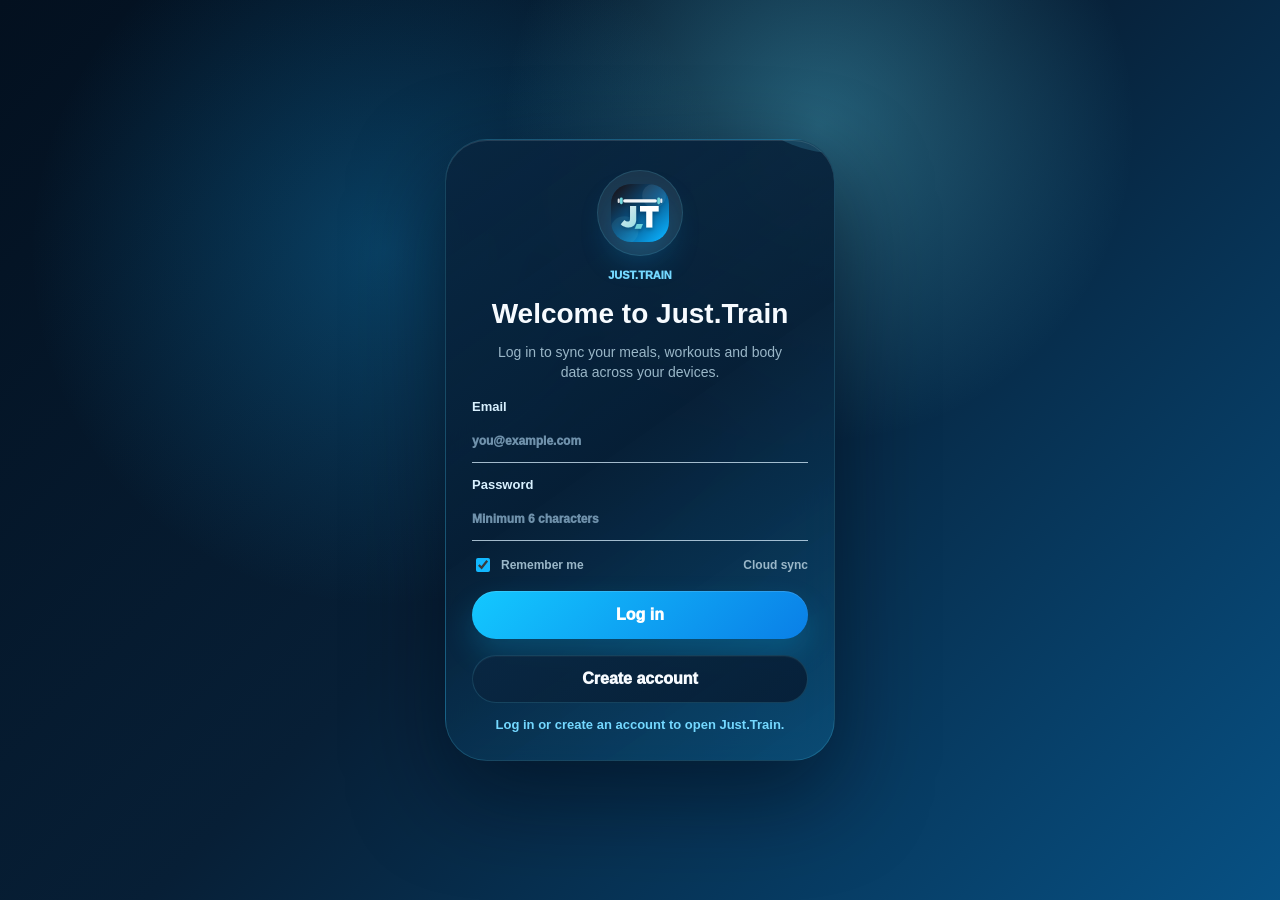
<file: index.html>
<!doctype html>
<html lang="en">
  <head>
    <meta charset="utf-8" />
    <meta name="viewport" content="width=device-width, initial-scale=1, viewport-fit=cover" />
    <meta name="theme-color" content="#071b32" />
    <meta name="apple-mobile-web-app-capable" content="yes" />
    <meta name="apple-mobile-web-app-title" content="Just.Train" />
    <meta name="apple-mobile-web-app-status-bar-style" content="default" />
    <title>Just.Train</title>
    <link rel="icon" href="assets/logo.svg" type="image/svg+xml" />
    <link rel="apple-touch-icon" href="assets/icon.png" />
    <link rel="manifest" href="manifest.webmanifest" />
    <link rel="stylesheet" href="styles.css?v=134" />
  </head>
  <body class="auth-locked">
    <section id="auth-gate" class="auth-gate" aria-live="polite">
      <div class="auth-card">
        <div class="auth-logo-wrap"><img class="auth-logo" src="assets/logo.svg" alt="Just.Train" /></div>
        <span class="brand-kicker">Just.Train</span>
        <h1>Welcome to Just.Train</h1>
        <p>Log in to sync your meals, workouts and body data across your devices.</p>
        <form id="auth-gate-form" class="auth-form">
          <label class="auth-field"><span>Email</span><input name="email" type="email" autocomplete="email" required placeholder="you@example.com" /></label>
          <label class="auth-field"><span>Password</span><input name="password" type="password" autocomplete="current-password" required minlength="6" placeholder="Minimum 6 characters" /></label>
          <div class="auth-row"><label><input name="remember" type="checkbox" checked /> Remember me</label><span>Cloud sync</span></div>
          <button id="auth-login-button" class="primary wide-button" type="submit">Log in</button>
          <button id="auth-create-button" class="secondary wide-button" type="button">Create account</button>
        </form>
        <div id="auth-gate-status" class="import-status" role="status">Checking saved login...</div>
      </div>
    </section>
    <header class="topbar">
      <div class="brand-head">
        <img class="brand-logo" src="assets/logo.svg" alt="Just.Train" />
        <div>
          <p id="date-label">TODAY</p>
          <h1 id="screen-title">Today</h1>
        </div>
      </div>
      <div class="topbar-actions">
        <div id="sync-status-pill" class="sync-status-pill local" role="status" aria-live="polite">
          <span></span>
          <strong>Local</strong>
        </div>
        <button id="backup-now" class="icon-button" type="button" aria-label="Download backup">Save</button>
      </div>
    </header>

    <main class="app">
      <section id="view-today" class="view active" data-title="Today">
        <section class="panel hero-panel brand-hero">
          <img class="hero-logo" src="assets/logo.svg" alt="" />
          <div>
            <span class="brand-kicker">Just.Train</span>
            <h2 id="today-split">Workout split</h2>
            <p id="today-detail">Planned from weekly planner</p>
          </div>
          <div class="hero-action-stack">
            <div id="macro-hero" class="macro-hero"></div>
            <section class="hero-stats two-col" aria-label="Today meals and workouts">
              <div><strong id="meal-count">0 meals</strong><span id="meal-total">0 kcal</span></div>
              <div><strong id="workout-count">0 workouts</strong><span id="workout-total">0 kcal</span></div>
            </section>
          </div>
        </section>
        <div class="today-shortcuts" aria-label="Today shortcuts">
          <button class="secondary today-shortcut" data-open-motra-import type="button">Import Motra</button>
          <button class="primary today-shortcut" data-start-workout type="button">Start Workout</button>
        </div>
        <div id="today-widget-grid" class="today-widget-grid" aria-label="Today widgets"></div>
        <details class="panel drop-panel">
          <summary class="drop-summary">
            <span><strong>Daily Score</strong><small>Macros, workout and weight trend</small></span>
            <span class="drop-pill">Score</span>
          </summary>
          <div class="drop-body">
            <div class="score-panel">
              <div class="score-head">
                <div id="readiness-score" class="score-ring" style="--pct:0%"><strong>0</strong><span>Score</span></div>
                <div>
                  <h2>Daily Score</h2>
                  <p id="readiness-summary">Macros, workout and weight trend.</p>
                </div>
              </div>
              <div id="dashboard-metrics" class="dashboard-grid"></div>
            </div>
          </div>
        </details>
        <details class="panel drop-panel" data-peptide-feature hidden>
          <summary class="drop-summary">
            <span><strong>Peptide Reminders</strong><small>Due doses from your cycle planner</small></span>
            <span class="drop-pill">View</span>
          </summary>
          <div class="drop-body">
            <div id="today-peptide-reminders" class="dose-list"></div>
          </div>
        </details>
        <details class="panel drop-panel">
          <summary class="drop-summary">
            <span><strong>Today's Meals</strong><small>Logged meals and macro totals</small></span>
            <span class="drop-pill">Meals</span>
          </summary>
          <div class="drop-body">
            <div id="today-meal-list" class="meal-list"></div>
          </div>
        </details>
        <details class="panel drop-panel">
          <summary class="drop-summary">
            <span><strong>Today's Exercises</strong><small>Rep ranges and training notes</small></span>
            <span class="drop-pill">View</span>
          </summary>
          <div class="drop-body">
            <div id="today-exercises" class="exercise-list"></div>
          </div>
        </details>
        <details class="panel drop-panel">
          <summary class="drop-summary">
            <span><strong>Coach Notes</strong><small>Progress trends from your logged data</small></span>
            <span class="drop-pill">AI</span>
          </summary>
          <div class="drop-body">
            <div id="coach-notes" class="coach-list"></div>
          </div>
        </details>
      </section>

      <section id="view-log" class="view" data-title="Log">
        <details class="panel drop-panel">
          <summary class="drop-summary">
            <span><strong>Workout Log</strong><small>Uses today's workout from the Weekly Plan</small></span>
            <span class="drop-pill">Log</span>
          </summary>
          <div class="drop-body">
            <form id="workout-form" class="grid">
              <details class="log-dropdown planned-log-dropdown wide">
                <summary>
                  <span><strong>Planned from Weekly Plan</strong><small id="planned-log-detail">Change today's plan here or in Planner.</small></span>
                </summary>
                <div class="log-dropdown-body">
                  <div class="planned-workout-card planned-workout-picker">
                    <span>Today selected</span>
                    <strong id="planned-log-split">Workout</strong>
                    <small id="planned-log-summary">This feeds the Workout Log.</small>
                    <div id="planned-log-picker" class="planned-log-picker"></div>
                  </div>
                </div>
              </details>
              <input id="split-select" name="split" type="hidden" />
              <div id="workout-editor" class="workout-editor wide"></div>
              <button class="primary wide" type="submit">Save workout session</button>
            </form>
          </div>
        </details>
        <details class="panel drop-panel">
          <summary class="drop-summary">
            <span><strong>Meals Library</strong><small>Saved meals and previous logged meals</small></span>
            <span class="drop-pill">Meals</span>
          </summary>
          <div class="drop-body">
            <label class="meal-library-search wide">Search meal library
              <input id="meal-library-search" type="search" placeholder="Search meals, macros or dates" autocomplete="off" inputmode="search" />
            </label>
            <div id="saved-meal-list" class="meal-list"></div>
          </div>
        </details>
        <details class="panel drop-panel">
          <summary class="drop-summary">
            <span><strong>Log Meal</strong><small>Manual macro entry</small></span>
            <span class="drop-pill">Add</span>
          </summary>
          <div class="drop-body">
            <form id="meal-form" class="grid">
              <label class="wide">Meal name<input name="name" required placeholder="Chicken rice bowl" /></label>
              <label>Calories<input name="calories" required type="number" min="0" inputmode="numeric" /></label>
              <label>Protein<input name="protein" required type="number" min="0" inputmode="decimal" /></label>
              <label>Carbs<input name="carbs" required type="number" min="0" inputmode="decimal" /></label>
              <label>Fat<input name="fat" required type="number" min="0" inputmode="decimal" /></label>
              <label class="check-row wide"><input name="saveMeal" type="checkbox" checked /> Save meal for quick add</label>
              <button class="primary wide" type="submit">Add meal</button>
            </form>
          </div>
        </details>
        <details class="panel drop-panel">
          <summary class="drop-summary">
            <span><strong>Personal Records</strong><small>Best set, volume and estimated 1RM</small></span>
            <span class="drop-pill">PR</span>
          </summary>
          <div class="drop-body">
            <div id="personal-record-list" class="pr-grid"></div>
          </div>
        </details>
        <details class="panel drop-panel">
          <summary class="drop-summary">
            <span><strong>Weekly Volume</strong><small>Muscle-group sets and total weight moved this week</small></span>
            <span class="drop-pill">Volume</span>
          </summary>
          <div class="drop-body">
            <div id="weekly-volume-tracker" class="volume-list"></div>
          </div>
        </details>
      </section>

      <section id="view-planner" class="view" data-title="Planner">
        <details class="panel drop-panel">
          <summary class="drop-summary">
            <span><strong>Macro Targets</strong><small>Daily calories, protein, carbs and fat</small></span>
            <span class="drop-pill">Macros</span>
          </summary>
          <div class="drop-body">
            <form id="macro-target-form" class="grid">
              <label>Calories<input name="calories" type="number" min="0" inputmode="numeric" placeholder="e.g. 2500" /></label>
              <label>Protein g<input name="protein" type="number" min="0" inputmode="decimal" placeholder="e.g. 200" /></label>
              <label>Carbs g<input name="carbs" type="number" min="0" inputmode="decimal" placeholder="e.g. 250" /></label>
              <label>Fat g<input name="fat" type="number" min="0" inputmode="decimal" placeholder="e.g. 70" /></label>
              <button class="primary wide" type="submit">Save macro targets</button>
            </form>
          </div>
        </details>
        <details class="panel drop-panel">
          <summary class="drop-summary">
            <span><strong>Weekly Plan</strong><small>Choose the split for each day. Today's day feeds the Workout Log.</small></span>
            <span class="drop-pill">Plan</span>
          </summary>
          <div class="drop-body">
            <button id="apply-plan" class="secondary wide-button" type="button">Restore defaults</button>
            <div id="week-grid" class="week-grid"></div>
          </div>
        </details>
        <details class="panel drop-panel">
          <summary class="drop-summary">
            <span><strong>Workout Splits</strong><small>Edit exercises, rep ranges and notes</small></span>
            <span class="drop-pill">Edit</span>
          </summary>
          <div class="drop-body">
            <div class="add-line">
              <input id="new-split-name" placeholder="New split name, e.g. Pull C" />
              <button id="add-split" class="secondary" type="button">Add</button>
            </div>
            <div id="split-list" class="split-list"></div>
          </div>
        </details>
      </section>

      <section id="view-peptides" class="view" data-title="Peptides" data-peptide-feature hidden>
        <section class="panel hero-panel">
          <div>
            <h2>Peptide Planner</h2>
            <p>Enter the amounts from your vial and your prescribed protocol. The app calculates syringe draw, not what you should take.</p>
          </div>
        </section>
        <details class="panel drop-panel">
          <summary class="drop-summary">
            <span><strong>Cycle Dashboard</strong><small>Cycle progress, next dose, missed doses and total mg used</small></span>
            <span class="drop-pill">Cycle</span>
          </summary>
          <div class="drop-body">
            <div id="peptide-dashboard" class="dose-list"></div>
          </div>
        </details>
        <details class="panel drop-panel">
          <summary class="drop-summary">
            <span><strong>Today's Dosage Reminders</strong><small>Morning, night and before-workout schedule</small></span>
            <span class="drop-pill">Due</span>
          </summary>
          <div class="drop-body"><div id="peptide-due-list" class="dose-list"></div></div>
        </details>
        <details class="panel drop-panel">
          <summary class="drop-summary">
            <span><strong>Cycle Planner</strong><small>Start date, run length, dosage days and reminder times</small></span>
            <span class="drop-pill">Plan</span>
          </summary>
          <div class="drop-body">
            <form id="peptide-cycle-form" class="grid">
              <label class="wide">Compound<select id="cycle-peptide" name="peptideId"></select></label>
              <label>Start date<input id="cycle-start" name="startDate" type="date" required /></label>
              <label>Run length<select id="cycle-weeks" name="weeks"><option value="4">4 weeks</option><option value="8">8 weeks</option><option value="12">12 weeks</option><option value="custom">Custom</option></select></label>
              <label>End date<input id="cycle-end" name="endDate" type="date" required /></label>
              <label class="wide">Dose frequency<select id="cycle-frequency" name="frequencyDays"></select><span class="field-hint">Choose every day, every 2 days, every 3 days etc. Custom weekdays uses the day buttons below.</span></label>
              <label>Dose to take per injection, mg<input name="doseMg" type="number" min="0" step="0.001" inputmode="decimal" required /><span class="field-hint">This is the amount you plan to inject each time, from your protocol.</span></label>
              <label>Powder in vial, mg<input name="vialMg" type="number" min="0" step="0.001" inputmode="decimal" /><span class="field-hint">The total dry powder amount printed on the vial before mixing.</span></label>
              <label>Bac water required, ml<input name="diluentMl" type="number" min="0" step="0.1" inputmode="decimal" readonly /><span class="field-hint">Auto set from the calculator rule. NAD+ and Glow Stack use their own fixed overrides.</span></label>
              <div class="wide">
                <span class="field-title">Dosage days</span>
                <div class="picker-row" id="cycle-day-picker"></div>
              </div>
              <div class="wide">
                <span class="field-title">Reminder times</span>
                <div class="picker-row" id="cycle-time-picker"></div>
              </div>
              <button class="primary wide" type="submit">Save cycle</button>
            </form>
            <div id="peptide-cycle-list" class="dose-list"></div>
          </div>
        </details>
        <details class="panel drop-panel">
          <summary class="drop-summary">
            <span><strong>Reconstitution Calculator</strong><small>Standard mix plus NAD+ and Glow Stack overrides</small></span>
            <span class="drop-pill">Calc</span>
          </summary>
          <div class="drop-body">
            <div class="help-grid">
              <div class="help-card"><span>1</span><strong>Vial size</strong><small>Enter the total peptide powder in the vial, in mg.</small></div>
              <div class="help-card"><span>2</span><strong>Fixed syringe</strong><small>U-100 1ml syringe. 10 units is always 0.1ml.</small></div>
              <div class="help-card"><span>3</span><strong>Mix rule</strong><small>Standard peptides use 10 units = 1mg. NAD+ and Glow Stack use fixed overrides.</small></div>
            </div>
            <form id="reconstitution-form" class="grid">
              <label class="wide">Compound<select id="calc-peptide" name="peptideId"></select></label>
              <label class="wide">Peptide powder in vial, mg<input name="vialMg" type="number" min="0" step="0.001" inputmode="decimal" placeholder="Example: 10" /><span class="field-hint">This is the dry powder amount printed on the vial before mixing.</span></label>
              <div class="fixed-rule-card wide">
                <span>Locked setting</span>
                <strong>U-100 1ml syringe</strong>
                <small>Standard peptides use 10 units = 1mg. NAD+ uses 1000mg to 10ml. Glow Stack uses 70mg to 3ml.</small>
              </div>
            </form>
            <div id="reconstitution-result" class="calc-result"></div>
          </div>
        </details>
        <details class="panel drop-panel">
          <summary class="drop-summary">
            <span><strong>Dose Log</strong><small>Manual entry and previous dosage history</small></span>
            <span class="drop-pill">Log</span>
          </summary>
          <div class="drop-body">
            <form id="peptide-log-form" class="grid">
              <label>Compound<select id="log-peptide" name="peptideId"></select></label>
              <label>Date<input name="date" type="date" required /></label>
              <label>Reminder time<select name="timing"></select></label>
              <label>Dose taken, mg<input name="doseMg" type="number" min="0" step="0.001" inputmode="decimal" required /><span class="field-hint">The actual amount you injected for this log entry.</span></label>
              <label class="wide">Notes<input name="notes" placeholder="Optional" /></label>
              <button class="primary wide" type="submit">Add dose log</button>
            </form>
            <div id="peptide-log-list" class="history-list"></div>
          </div>
        </details>
      </section>

      <section id="view-history" class="view" data-title="History">
        <details class="panel drop-panel">
          <summary class="drop-summary">
            <span><strong>History</strong><small>Meals, workouts and weight entries</small></span>
            <span class="drop-pill">View</span>
          </summary>
          <div class="drop-body">
            <div class="history-calendar">
              <div class="history-week-head">
                <button class="circle-button" data-history-week="-1" type="button" aria-label="Previous week">&lsaquo;</button>
                <div>
                  <strong id="history-week-label">Week</strong>
                  <small id="history-selected-label">Selected day</small>
                </div>
                <button class="circle-button" data-history-week="1" type="button" aria-label="Next week">&rsaquo;</button>
              </div>
              <div id="history-day-strip" class="history-day-strip"></div>
              <button class="secondary wide-button" data-history-today type="button">Jump to today</button>
            </div>
            <div class="tabs">
              <button class="active" data-history="meals" type="button">Meals</button>
              <button data-history="workouts" type="button">Workouts</button>
              <button id="history-peptides-tab" data-history="peptides" data-peptide-feature type="button" hidden>Peptides</button>
              <button data-history="weight" type="button">Weight</button>
            </div>
            <div id="history-list" class="history-list"></div>
          </div>
        </details>
        <details class="panel drop-panel">
          <summary class="drop-summary">
            <span><strong>Consistency Calendar</strong><small>Training, meals and completion</small></span>
            <span class="drop-pill">Streak</span>
          </summary>
          <div class="drop-body">
            <div id="consistency-calendar" class="consistency-strip"></div>
          </div>
        </details>
        <details class="panel drop-panel">
          <summary class="drop-summary">
            <span><strong>Add Weight</strong><small>Previous entries appear in History</small></span>
            <span class="drop-pill">Add</span>
          </summary>
          <div class="drop-body">
            <form id="weight-form" class="grid">
              <label>Weight kg<input name="weightKg" type="number" min="0" step="0.01" required inputmode="decimal" /></label>
              <label>Body fat %<input name="fatPercent" type="number" min="0" step="0.01" inputmode="decimal" /></label>
              <button class="primary wide" type="submit">Add weight</button>
            </form>
          </div>
        </details>
        <details class="panel drop-panel">
          <summary class="drop-summary">
            <span><strong>Progress Check-In</strong><small>Photo, weight, waist, mood and notes</small></span>
            <span class="drop-pill">Body</span>
          </summary>
          <div class="drop-body">
            <form id="progress-form" class="grid">
              <label>Date<input name="date" type="date" required /></label>
              <label>Weight kg<input name="weightKg" type="number" min="0" step="0.01" inputmode="decimal" /></label>
              <label>Waist cm<input name="waistCm" type="number" min="0" step="0.1" inputmode="decimal" /></label>
              <label>Mood<select name="mood"><option value="">-</option><option>Great</option><option>Good</option><option>Flat</option><option>Tired</option><option>Stressed</option></select></label>
              <label class="wide">Progress photo<input name="photo" type="file" accept="image/*" /></label>
              <label class="wide">Notes<textarea name="notes" rows="3" placeholder="Training, digestion, look, motivation"></textarea></label>
              <button class="primary wide" type="submit">Save check-in</button>
            </form>
            <div id="progress-list" class="history-list"></div>
          </div>
        </details>
      </section>

      <section id="view-settings" class="view" data-title="Settings">
        <details id="cloud-sync-panel" class="panel drop-panel">
          <summary class="drop-summary">
            <span><strong>Cloud Login &amp; Sync</strong><small>Separate accounts with automatic data sync</small></span>
            <span class="drop-pill">Cloud</span>
          </summary>
          <div class="drop-body">
            <div id="cloud-status-card" class="cloud-status-card"></div>
            <form id="cloud-auth-form" class="grid">
              <label class="wide">Email<input name="email" type="email" autocomplete="email" placeholder="you@example.com" /></label>
              <label class="wide">Password<input name="password" type="password" autocomplete="current-password" placeholder="Minimum 6 characters" /></label>
              <button id="cloud-login-button" class="primary" type="submit">Log in</button>
              <button id="cloud-signup-button" class="secondary" type="button">Create account</button>
            </form>
            <div class="quick-grid">
              <button id="cloud-upload-button" class="secondary" type="button">Upload this device</button>
              <button id="cloud-pull-button" class="secondary" type="button">Pull cloud data</button>
            </div>
            <button id="cloud-logout-button" class="secondary wide-button" type="button">Log out</button>
            <div class="formula-note">Each login has its own private cloud save. Use Upload this device once to move your current data into your account, then future saves sync automatically.</div>
            <div id="cloud-sync-status" class="import-status" role="status"></div>
          </div>
        </details>
        <details id="master-dashboard-panel" class="panel drop-panel" hidden>
          <summary class="drop-summary">
            <span><strong>Master Dashboard</strong><small>User accounts, last activity and cloud sync status</small></span>
            <span class="drop-pill">Users</span>
          </summary>
          <div class="drop-body">
            <div id="master-summary" class="dashboard-grid"></div>
            <details class="history-card master-add-user-panel">
              <summary class="master-user-summary">
                <div>
                  <strong>Add user</strong>
                  <small>Create a login with email and temporary password</small>
                </div>
                <span class="drop-pill">Add</span>
              </summary>
              <div class="master-user-detail">
                <form id="master-create-user-form" class="grid master-create-user-form">
                  <label class="wide">User email<input name="email" type="email" autocomplete="off" placeholder="client@example.com" /></label>
                  <label class="wide">Temporary password<input name="password" type="text" autocomplete="off" minlength="6" placeholder="Minimum 6 characters" /></label>
                  <div class="field-hint wide">This creates a normal Supabase login. If email confirmation is switched on, the user may need to confirm their email before opening the app.</div>
                  <button class="primary wide" type="submit">Create user login</button>
                </form>
              </div>
            </details>
            <button class="secondary wide-button" data-master-refresh type="button">Refresh users</button>
            <div class="formula-note">If Supabase says too many account emails have been sent, wait around 1 hour, turn off email confirmation for manual password accounts, or set up custom SMTP in Supabase.</div>
            <div class="formula-note">Peptide features are hidden for normal users until you unlock them from that user's dropdown.</div>
            <div class="formula-note">Delete user removes the user from this dashboard, clears their Just.Train app data and blocks app access. The master account is protected and cannot be deleted here.</div>
            <div id="master-action-status" class="import-status" role="status"></div>
            <div id="master-user-list" class="history-list"></div>
          </div>
        </details>
        <details id="motra-import-panel" class="panel drop-panel">
          <summary class="drop-summary">
            <span><strong>Motra Workout Import</strong><small>Import from Excel, CSV, text or readable PDF</small></span>
            <span class="drop-pill">Motra</span>
          </summary>
          <div class="drop-body">
            <label class="wide file-import-card">Choose Motra file
              <input id="motra-file" type="file" accept=".xlsx,.xls,.csv,.tsv,.txt,.pdf,application/vnd.openxmlformats-officedocument.spreadsheetml.sheet,application/vnd.ms-excel,text/csv,text/tab-separated-values,text/plain,application/pdf,application/octet-stream" />
              <span>Choose from My Files, Downloads, Documents or WhatsApp. Supported documents: .xlsx, .csv, .tsv, .txt and readable .pdf files.</span>
            </label>
            <div class="formula-note">Samsung tip: if the picker opens Gallery or Photos, tap the menu/back option and choose My Files, Downloads or Documents.</div>
            <button id="motra-import-button" class="primary wide-button" type="button">Import preview</button>
            <div id="motra-import-status" class="import-status" role="status"></div>
            <div id="motra-preview-list" class="history-list"></div>
          </div>
        </details>
        <details id="motra-imported-panel" class="panel drop-panel">
          <summary class="drop-summary">
            <span><strong>Motra Imported Workouts</strong><small>Review imported files/workouts and delete mistakes</small></span>
            <span class="drop-pill">Imported</span>
          </summary>
          <div class="drop-body">
            <div id="motra-import-list" class="history-list"></div>
          </div>
        </details>
        <details class="panel drop-panel">
          <summary class="drop-summary">
            <span><strong>Backup &amp; Restore</strong><small>Import old Replit/Just.Train data or download a backup</small></span>
            <span class="drop-pill">Data</span>
          </summary>
          <div class="drop-body">
            <div class="quick-grid">
              <button id="import-button" class="secondary" type="button">Import file</button>
              <button id="backup-button" class="secondary" type="button">Download backup</button>
            </div>
            <label class="wide file-import-card">Choose backup file
              <input id="import-file" type="file" />
              <span>On Samsung, choose My Files or Documents, then select your backup JSON file.</span>
            </label>
            <label class="wide import-paste">Paste backup JSON
              <textarea id="import-json-text" rows="5" placeholder="Paste backup JSON here if you prefer."></textarea>
            </label>
            <button id="import-paste-button" class="secondary wide-button" type="button">Import pasted JSON</button>
            <div id="import-status" class="import-status" role="status"></div>
            <pre id="data-summary" class="summary"></pre>
          </div>
        </details>
        <details class="panel drop-panel">
          <summary class="drop-summary">
            <span><strong>Weekly Report</strong><small>PDF with workouts, meals, averages, weight and adherence</small></span>
            <span class="drop-pill">Report</span>
          </summary>
          <div class="drop-body">
            <button id="weekly-report-button" class="primary wide-button" type="button">Download weekly PDF</button>
          </div>
        </details>
      </section>
    </main>

    <nav class="tabbar" aria-label="Primary navigation">
      <button class="active" data-view="today" type="button">
        <span class="nav-icon nav-home" aria-hidden="true"></span>
        <span>Today</span>
      </button>
      <button data-view="log" type="button">
        <span class="nav-icon nav-log" aria-hidden="true"></span>
        <span>Log</span>
      </button>
      <button data-view="planner" type="button">
        <span class="nav-icon nav-planner" aria-hidden="true"></span>
        <span>Planner</span>
      </button>
      <button data-view="peptides" data-peptide-feature type="button" hidden>
        <span class="nav-icon nav-peptides" aria-hidden="true"></span>
        <span>Peptides</span>
      </button>
      <button data-view="history" type="button">
        <span class="nav-icon nav-history" aria-hidden="true"></span>
        <span>History</span>
      </button>
      <button data-view="settings" type="button">
        <span class="nav-icon nav-settings" aria-hidden="true"></span>
        <span>Settings</span>
      </button>
    </nav>

    <script src="app.js?v=134"></script>
    <script>
      if ("serviceWorker" in navigator) {
        window.addEventListener("load", () => navigator.serviceWorker.register("./service-worker.js").catch(() => {}));
      }
    </script>
  </body>
</html>
</file>
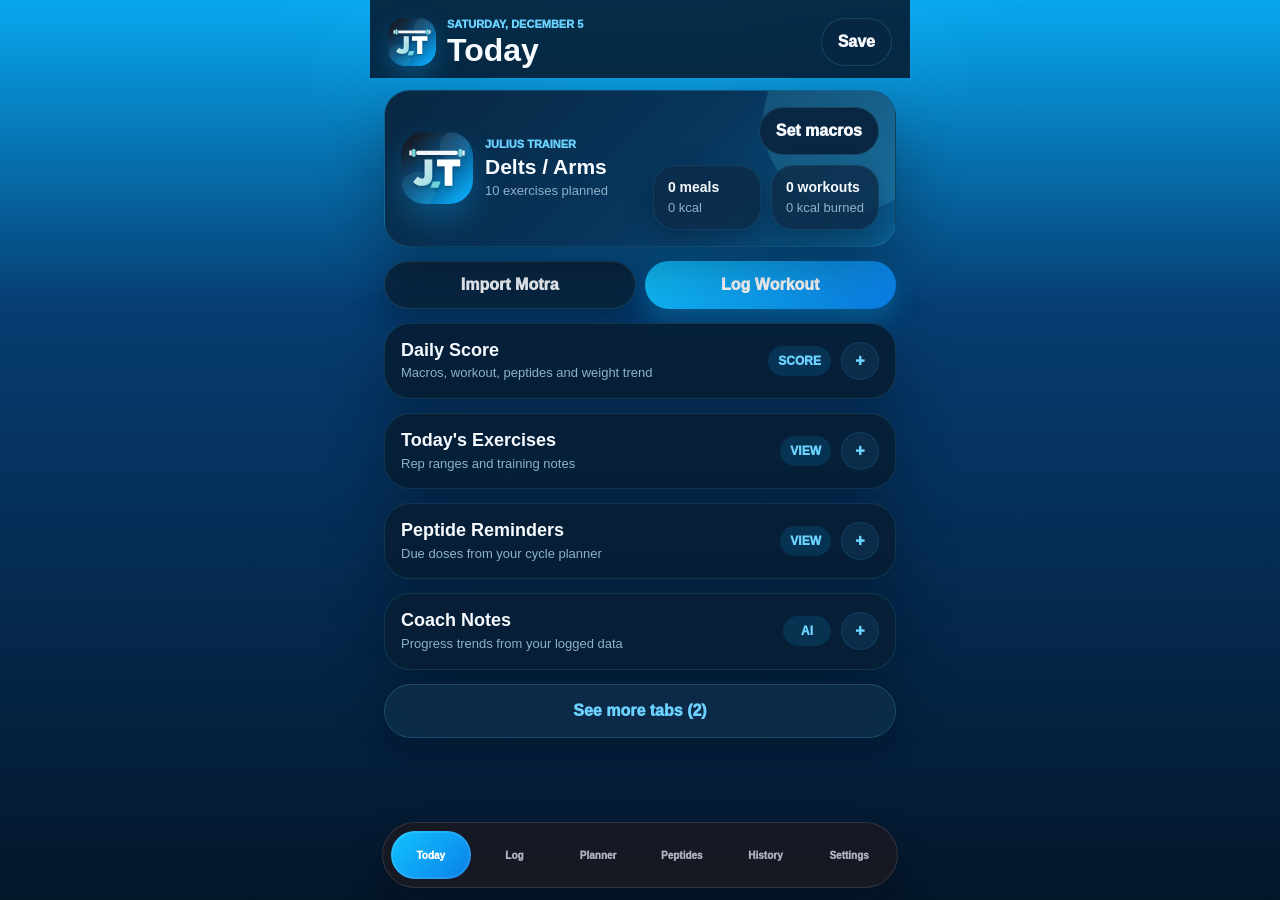
<file: julius-trainer-website/index.html>
<!doctype html>
<html lang="en">
  <head>
    <meta charset="utf-8" />
    <meta name="viewport" content="width=device-width, initial-scale=1, viewport-fit=cover" />
    <meta name="theme-color" content="#071b32" />
    <meta name="apple-mobile-web-app-capable" content="yes" />
    <meta name="apple-mobile-web-app-title" content="Julius Trainer" />
    <meta name="apple-mobile-web-app-status-bar-style" content="default" />
    <title>Julius Trainer</title>
    <link rel="icon" href="assets/logo.svg" type="image/svg+xml" />
    <link rel="apple-touch-icon" href="assets/icon.png" />
    <link rel="manifest" href="manifest.webmanifest" />
    <link rel="stylesheet" href="styles.css" />
  </head>
  <body>
    <header class="topbar">
      <div class="brand-head">
        <img class="brand-logo" src="assets/logo.svg" alt="Julius Trainer" />
        <div>
          <p id="date-label">TODAY</p>
          <h1 id="screen-title">Today</h1>
        </div>
      </div>
      <button id="backup-now" class="icon-button" type="button" aria-label="Download backup">Save</button>
    </header>

    <main class="app">
      <section id="view-today" class="view active" data-title="Today">
        <section class="panel hero-panel brand-hero">
          <img class="hero-logo" src="assets/logo.svg" alt="" />
          <div>
            <span class="brand-kicker">Julius Trainer</span>
            <h2 id="today-split">Workout split</h2>
            <p id="today-detail">Planned from weekly planner</p>
          </div>
          <div class="hero-action-stack">
            <div id="macro-hero" class="macro-hero"></div>
            <section class="hero-stats two-col" aria-label="Today meals and workouts">
              <div><strong id="meal-count">0 meals</strong><span id="meal-total">0 kcal</span></div>
              <div><strong id="workout-count">0 workouts</strong><span id="workout-total">0 kcal</span></div>
            </section>
          </div>
        </section>
        <div class="today-shortcuts" aria-label="Today shortcuts">
          <button class="secondary today-shortcut" data-open-motra-import type="button">Import Motra</button>
          <button class="primary today-shortcut" data-view="log" type="button">Log Workout</button>
        </div>
        <details class="panel drop-panel">
          <summary class="drop-summary">
            <span><strong>Daily Score</strong><small>Macros, workout, peptides and weight trend</small></span>
            <span class="drop-pill">Score</span>
          </summary>
          <div class="drop-body">
            <div class="score-panel">
              <div class="score-head">
                <div id="readiness-score" class="score-ring" style="--pct:0%"><strong>0</strong><span>Score</span></div>
                <div>
                  <h2>Daily Score</h2>
                  <p id="readiness-summary">Macros, workout, peptides and weight trend.</p>
                </div>
              </div>
              <div id="dashboard-metrics" class="dashboard-grid"></div>
            </div>
          </div>
        </details>
        <details class="panel drop-panel">
          <summary class="drop-summary">
            <span><strong>Today's Exercises</strong><small>Rep ranges and training notes</small></span>
            <span class="drop-pill">View</span>
          </summary>
          <div class="drop-body">
            <div id="today-exercises" class="exercise-list"></div>
          </div>
        </details>
        <details class="panel drop-panel">
          <summary class="drop-summary">
            <span><strong>Peptide Reminders</strong><small>Due doses from your cycle planner</small></span>
            <span class="drop-pill">View</span>
          </summary>
          <div class="drop-body">
            <button class="secondary wide-button" data-view="peptides" type="button">Open Peptides</button>
            <div id="today-peptide-reminders" class="dose-list"></div>
          </div>
        </details>
        <details class="panel drop-panel">
          <summary class="drop-summary">
            <span><strong>Coach Notes</strong><small>Progress trends from your logged data</small></span>
            <span class="drop-pill">AI</span>
          </summary>
          <div class="drop-body">
            <div id="coach-notes" class="coach-list"></div>
          </div>
        </details>
        <details class="panel drop-panel">
          <summary class="drop-summary">
            <span><strong>Today's Meals</strong><small>Logged meals and macro totals</small></span>
            <span class="drop-pill">Meals</span>
          </summary>
          <div class="drop-body">
            <div id="today-meal-list" class="meal-list"></div>
          </div>
        </details>
        <details class="panel drop-panel">
          <summary class="drop-summary">
            <span><strong>Macro Suggestions</strong><small>Saved meals that help close today's gap</small></span>
            <span class="drop-pill">Food</span>
          </summary>
          <div class="drop-body">
            <div id="macro-suggestion-list" class="meal-list"></div>
          </div>
        </details>
      </section>

      <section id="view-log" class="view" data-title="Log">
        <details class="panel drop-panel">
          <summary class="drop-summary">
            <span><strong>Workout Log</strong><small>Uses today's workout from the Weekly Plan</small></span>
            <span class="drop-pill">Log</span>
          </summary>
          <div class="drop-body">
            <form id="workout-form" class="grid">
              <div class="planned-workout-card wide">
                <span>Planned from weekly plan</span>
                <strong id="planned-log-split">Workout</strong>
                <small id="planned-log-detail">Change the day in Planner to change this workout.</small>
                <button class="secondary" data-view="planner" type="button">Change in Planner</button>
              </div>
              <input id="split-select" name="split" type="hidden" />
              <div id="workout-editor" class="workout-editor wide"></div>
              <button class="primary wide" type="submit">Save workout session</button>
            </form>
          </div>
        </details>
        <details class="panel drop-panel">
          <summary class="drop-summary">
            <span><strong>Personal Records</strong><small>Best set, volume and estimated 1RM</small></span>
            <span class="drop-pill">PR</span>
          </summary>
          <div class="drop-body">
            <div id="personal-record-list" class="pr-grid"></div>
          </div>
        </details>
        <details class="panel drop-panel">
          <summary class="drop-summary">
            <span><strong>Log Meal</strong><small>Manual macro entry</small></span>
            <span class="drop-pill">Add</span>
          </summary>
          <div class="drop-body">
            <form id="meal-form" class="grid">
              <label class="wide">Meal name<input name="name" required placeholder="Chicken rice bowl" /></label>
              <label>Calories<input name="calories" required type="number" min="0" inputmode="numeric" /></label>
              <label>Protein<input name="protein" required type="number" min="0" inputmode="decimal" /></label>
              <label>Carbs<input name="carbs" required type="number" min="0" inputmode="decimal" /></label>
              <label>Fat<input name="fat" required type="number" min="0" inputmode="decimal" /></label>
              <label class="check-row wide"><input name="saveMeal" type="checkbox" checked /> Save meal for quick add</label>
              <button class="primary wide" type="submit">Add meal</button>
            </form>
          </div>
        </details>
        <details class="panel drop-panel">
          <summary class="drop-summary">
            <span><strong>Meals Library</strong><small>Saved meals and previous logged meals</small></span>
            <span class="drop-pill">Meals</span>
          </summary>
          <div class="drop-body">
            <div id="saved-meal-list" class="meal-list"></div>
          </div>
        </details>
      </section>

      <section id="view-planner" class="view" data-title="Planner">
        <details class="panel drop-panel">
          <summary class="drop-summary">
            <span><strong>Macro Targets</strong><small>Daily calories, protein, carbs and fat</small></span>
            <span class="drop-pill">Macros</span>
          </summary>
          <div class="drop-body">
            <form id="macro-target-form" class="grid">
              <label>Calories<input name="calories" type="number" min="0" inputmode="numeric" placeholder="e.g. 2500" /></label>
              <label>Protein g<input name="protein" type="number" min="0" inputmode="decimal" placeholder="e.g. 200" /></label>
              <label>Carbs g<input name="carbs" type="number" min="0" inputmode="decimal" placeholder="e.g. 250" /></label>
              <label>Fat g<input name="fat" type="number" min="0" inputmode="decimal" placeholder="e.g. 70" /></label>
              <button class="primary wide" type="submit">Save macro targets</button>
            </form>
          </div>
        </details>
        <details class="panel drop-panel">
          <summary class="drop-summary">
            <span><strong>Meal Plan Builder</strong><small>Create one-tap full-day saved meal plans</small></span>
            <span class="drop-pill">Meals</span>
          </summary>
          <div class="drop-body">
            <form id="meal-plan-form" class="grid">
              <label class="wide">Plan name<input name="name" required placeholder="Cutting Day" /></label>
              <div class="wide">
                <span class="field-title">Saved meals in this plan</span>
                <div id="meal-plan-saved-picker" class="meal-plan-picker"></div>
              </div>
              <button class="primary wide" type="submit">Save meal plan</button>
            </form>
            <div id="meal-plan-list" class="meal-list"></div>
          </div>
        </details>
        <details class="panel drop-panel">
          <summary class="drop-summary">
            <span><strong>Weekly Plan</strong><small>Tap a day to rotate split. Today's day feeds the Workout Log.</small></span>
            <span class="drop-pill">Plan</span>
          </summary>
          <div class="drop-body">
            <button id="apply-plan" class="secondary wide-button" type="button">Restore defaults</button>
            <div id="week-grid" class="week-grid"></div>
          </div>
        </details>
        <details class="panel drop-panel">
          <summary class="drop-summary">
            <span><strong>Workout Splits</strong><small>Edit exercises, rep ranges and notes</small></span>
            <span class="drop-pill">Edit</span>
          </summary>
          <div class="drop-body">
            <div class="add-line">
              <input id="new-split-name" placeholder="New split name, e.g. Pull C" />
              <button id="add-split" class="secondary" type="button">Add</button>
            </div>
            <div id="split-list" class="split-list"></div>
          </div>
        </details>
      </section>

      <section id="view-peptides" class="view" data-title="Peptides">
        <section class="panel hero-panel">
          <div>
            <h2>Peptide Planner</h2>
            <p>Enter the amounts from your vial and your prescribed protocol. The app calculates syringe draw, not what you should take.</p>
          </div>
        </section>
        <details class="panel drop-panel">
          <summary class="drop-summary">
            <span><strong>Cycle Dashboard</strong><small>Cycle progress, next dose, missed doses and total mg used</small></span>
            <span class="drop-pill">Cycle</span>
          </summary>
          <div class="drop-body">
            <div id="peptide-dashboard" class="dose-list"></div>
          </div>
        </details>
        <details class="panel drop-panel">
          <summary class="drop-summary">
            <span><strong>Today's Dosage Reminders</strong><small>Morning, night and before-workout schedule</small></span>
            <span class="drop-pill">Due</span>
          </summary>
          <div class="drop-body"><div id="peptide-due-list" class="dose-list"></div></div>
        </details>
        <details class="panel drop-panel">
          <summary class="drop-summary">
            <span><strong>Cycle Planner</strong><small>Start date, run length, dosage days and reminder times</small></span>
            <span class="drop-pill">Plan</span>
          </summary>
          <div class="drop-body">
            <form id="peptide-cycle-form" class="grid">
              <label class="wide">Compound<select id="cycle-peptide" name="peptideId"></select></label>
              <label>Start date<input id="cycle-start" name="startDate" type="date" required /></label>
              <label>Run length<select id="cycle-weeks" name="weeks"><option value="4">4 weeks</option><option value="8">8 weeks</option><option value="12">12 weeks</option><option value="custom">Custom</option></select></label>
              <label>End date<input id="cycle-end" name="endDate" type="date" required /></label>
              <label>Dose to take per injection, mg<input name="doseMg" type="number" min="0" step="0.001" inputmode="decimal" required /><span class="field-hint">This is the amount you plan to inject each time, from your protocol.</span></label>
              <label>Powder in vial, mg<input name="vialMg" type="number" min="0" step="0.001" inputmode="decimal" /><span class="field-hint">The total dry powder amount printed on the vial before mixing.</span></label>
              <label>Bac water required, ml<input name="diluentMl" type="number" min="0" step="0.1" inputmode="decimal" readonly /><span class="field-hint">Auto set from the calculator rule. NAD+ and Glow Stack use their own fixed overrides.</span></label>
              <div class="wide">
                <span class="field-title">Dosage days</span>
                <div class="picker-row" id="cycle-day-picker"></div>
              </div>
              <div class="wide">
                <span class="field-title">Reminder times</span>
                <div class="picker-row" id="cycle-time-picker"></div>
              </div>
              <button class="primary wide" type="submit">Save cycle</button>
            </form>
            <div id="peptide-cycle-list" class="dose-list"></div>
          </div>
        </details>
        <details class="panel drop-panel">
          <summary class="drop-summary">
            <span><strong>Reconstitution Calculator</strong><small>Standard mix plus NAD+ and Glow Stack overrides</small></span>
            <span class="drop-pill">Calc</span>
          </summary>
          <div class="drop-body">
            <div class="help-grid">
              <div class="help-card"><span>1</span><strong>Vial size</strong><small>Enter the total peptide powder in the vial, in mg.</small></div>
              <div class="help-card"><span>2</span><strong>Fixed syringe</strong><small>U-100 1ml syringe. 10 units is always 0.1ml.</small></div>
              <div class="help-card"><span>3</span><strong>Mix rule</strong><small>Standard peptides use 10 units = 1mg. NAD+ and Glow Stack use fixed overrides.</small></div>
            </div>
            <form id="reconstitution-form" class="grid">
              <label class="wide">Compound<select id="calc-peptide" name="peptideId"></select></label>
              <label class="wide">Peptide powder in vial, mg<input name="vialMg" type="number" min="0" step="0.001" inputmode="decimal" placeholder="Example: 10" /><span class="field-hint">This is the dry powder amount printed on the vial before mixing.</span></label>
              <div class="fixed-rule-card wide">
                <span>Locked setting</span>
                <strong>U-100 1ml syringe</strong>
                <small>Standard peptides use 10 units = 1mg. NAD+ uses 1000mg to 10ml. Glow Stack uses 70mg to 3ml.</small>
              </div>
            </form>
            <div id="reconstitution-result" class="calc-result"></div>
          </div>
        </details>
        <details class="panel drop-panel">
          <summary class="drop-summary">
            <span><strong>Compound Information</strong><small>Saved vial details and stack composition</small></span>
            <span class="drop-pill">Info</span>
          </summary>
          <div class="drop-body"><div id="peptide-info-list" class="compound-grid"></div></div>
        </details>
        <details class="panel drop-panel">
          <summary class="drop-summary">
            <span><strong>Dose Log</strong><small>Manual entry and previous dosage history</small></span>
            <span class="drop-pill">Log</span>
          </summary>
          <div class="drop-body">
            <form id="peptide-log-form" class="grid">
              <label>Compound<select id="log-peptide" name="peptideId"></select></label>
              <label>Date<input name="date" type="date" required /></label>
              <label>Reminder time<select name="timing"></select></label>
              <label>Dose taken, mg<input name="doseMg" type="number" min="0" step="0.001" inputmode="decimal" required /><span class="field-hint">The actual amount you injected for this log entry.</span></label>
              <label class="wide">Notes<input name="notes" placeholder="Optional" /></label>
              <button class="primary wide" type="submit">Add dose log</button>
            </form>
            <div id="peptide-log-list" class="history-list"></div>
          </div>
        </details>
      </section>

      <section id="view-history" class="view" data-title="History">
        <details class="panel drop-panel">
          <summary class="drop-summary">
            <span><strong>History</strong><small>Meals, workouts and weight entries</small></span>
            <span class="drop-pill">View</span>
          </summary>
          <div class="drop-body">
            <div class="history-calendar">
              <div class="history-week-head">
                <button class="circle-button" data-history-week="-1" type="button" aria-label="Previous week">&lsaquo;</button>
                <div>
                  <strong id="history-week-label">Week</strong>
                  <small id="history-selected-label">Selected day</small>
                </div>
                <button class="circle-button" data-history-week="1" type="button" aria-label="Next week">&rsaquo;</button>
              </div>
              <div id="history-day-strip" class="history-day-strip"></div>
              <button class="secondary wide-button" data-history-today type="button">Jump to today</button>
            </div>
            <div class="tabs">
              <button class="active" data-history="meals" type="button">Meals</button>
              <button data-history="workouts" type="button">Workouts</button>
              <button data-history="peptides" type="button">Peptides</button>
              <button data-history="weight" type="button">Weight</button>
            </div>
            <div id="history-list" class="history-list"></div>
          </div>
        </details>
        <details class="panel drop-panel">
          <summary class="drop-summary">
            <span><strong>Consistency Calendar</strong><small>Training, meals and peptide completion</small></span>
            <span class="drop-pill">Streak</span>
          </summary>
          <div class="drop-body">
            <div id="consistency-calendar" class="consistency-strip"></div>
          </div>
        </details>
        <details class="panel drop-panel">
          <summary class="drop-summary">
            <span><strong>Add Weight</strong><small>Previous entries appear in History</small></span>
            <span class="drop-pill">Add</span>
          </summary>
          <div class="drop-body">
            <form id="weight-form" class="grid">
              <label>Weight kg<input name="weightKg" type="number" min="0" step="0.1" required inputmode="decimal" /></label>
              <label>Body fat %<input name="fatPercent" type="number" min="0" step="0.1" inputmode="decimal" /></label>
              <button class="primary wide" type="submit">Add weight</button>
            </form>
          </div>
        </details>
        <details class="panel drop-panel">
          <summary class="drop-summary">
            <span><strong>Progress Check-In</strong><small>Photo, weight, waist, mood and notes</small></span>
            <span class="drop-pill">Body</span>
          </summary>
          <div class="drop-body">
            <form id="progress-form" class="grid">
              <label>Date<input name="date" type="date" required /></label>
              <label>Weight kg<input name="weightKg" type="number" min="0" step="0.1" inputmode="decimal" /></label>
              <label>Waist cm<input name="waistCm" type="number" min="0" step="0.1" inputmode="decimal" /></label>
              <label>Mood<select name="mood"><option value="">-</option><option>Great</option><option>Good</option><option>Flat</option><option>Tired</option><option>Stressed</option></select></label>
              <label class="wide">Progress photo<input name="photo" type="file" accept="image/*" /></label>
              <label class="wide">Notes<textarea name="notes" rows="3" placeholder="Training, digestion, look, motivation"></textarea></label>
              <button class="primary wide" type="submit">Save check-in</button>
            </form>
            <div id="progress-list" class="history-list"></div>
          </div>
        </details>
      </section>

      <section id="view-settings" class="view" data-title="Settings">
        <details id="motra-import-panel" class="panel drop-panel">
          <summary class="drop-summary">
            <span><strong>Motra Workout Import</strong><small>Import from Excel, CSV, text or readable PDF</small></span>
            <span class="drop-pill">Motra</span>
          </summary>
          <div class="drop-body">
            <label class="wide file-import-card">Choose Motra file
              <input id="motra-file" type="file" accept=".xlsx,.xls,.csv,.tsv,.txt,.pdf,application/vnd.openxmlformats-officedocument.spreadsheetml.sheet,application/vnd.ms-excel,text/csv,text/tab-separated-values,text/plain,application/pdf,application/octet-stream" />
              <span>Choose from My Files, Downloads, Documents or WhatsApp. Supported documents: .xlsx, .csv, .tsv, .txt and readable .pdf files.</span>
            </label>
            <div class="formula-note">Samsung tip: if the picker opens Gallery or Photos, tap the menu/back option and choose My Files, Downloads or Documents.</div>
            <button id="motra-import-button" class="primary wide-button" type="button">Import preview</button>
            <div id="motra-import-status" class="import-status" role="status"></div>
            <div id="motra-preview-list" class="history-list"></div>
          </div>
        </details>
        <details id="motra-imported-panel" class="panel drop-panel">
          <summary class="drop-summary">
            <span><strong>Motra Imported Workouts</strong><small>Review imported files/workouts and delete mistakes</small></span>
            <span class="drop-pill">Imported</span>
          </summary>
          <div class="drop-body">
            <div id="motra-import-list" class="history-list"></div>
          </div>
        </details>
        <details class="panel drop-panel">
          <summary class="drop-summary">
            <span><strong>Backup & Restore</strong><small>Import old Replit/Julius Trainer data or download a backup</small></span>
            <span class="drop-pill">Data</span>
          </summary>
          <div class="drop-body">
            <div class="quick-grid">
              <button id="import-button" class="secondary" type="button">Import file</button>
              <button id="backup-button" class="secondary" type="button">Download backup</button>
            </div>
            <label class="wide file-import-card">Choose backup file
              <input id="import-file" type="file" />
              <span>On Samsung, choose My Files or Documents, then select your backup JSON file.</span>
            </label>
            <label class="wide import-paste">Paste backup JSON
              <textarea id="import-json-text" rows="5" placeholder="Paste backup JSON here if you prefer."></textarea>
            </label>
            <button id="import-paste-button" class="secondary wide-button" type="button">Import pasted JSON</button>
            <div id="import-status" class="import-status" role="status"></div>
            <pre id="data-summary" class="summary"></pre>
          </div>
        </details>
        <details class="panel drop-panel">
          <summary class="drop-summary">
            <span><strong>Weekly Report</strong><small>PDF with workouts, meals, averages, weight, peptides and adherence</small></span>
            <span class="drop-pill">Report</span>
          </summary>
          <div class="drop-body">
            <button id="weekly-report-button" class="primary wide-button" type="button">Download weekly PDF</button>
          </div>
        </details>
      </section>
    </main>

    <nav class="tabbar">
      <button class="active" data-view="today" type="button">Today</button>
      <button data-view="log" type="button">Log</button>
      <button data-view="planner" type="button">Planner</button>
      <button data-view="peptides" type="button">Peptides</button>
      <button data-view="history" type="button">History</button>
      <button data-view="settings" type="button">Settings</button>
    </nav>

    <script src="app.js"></script>
    <script>
      if ("serviceWorker" in navigator) {
        window.addEventListener("load", () => navigator.serviceWorker.register("./service-worker.js").catch(() => {}));
      }
    </script>
  </body>
</html>
</file>
<file: styles.css>
:root {
  color-scheme: dark;
  --bg: #020b16;
  --surface: #061c32;
  --surface-soft: #0a2a46;
  --surface-dark: #03101f;
  --ink: #f7fbff;
  --muted: #9ab7c8;
  --border: #185177;
  --primary: #12b8ff;
  --primary-dark: #74d8ff;
  --accent: #46e6ff;
  --danger: #dc2626;
  --amber: #f59e0b;
  --green: #22c55e;
  --red: #f87171;
  --shadow: 0 24px 56px rgba(0, 8, 20, 0.44);
  --soft-shadow: 0 12px 26px rgba(0, 8, 20, 0.32);
  font-family: -apple-system, BlinkMacSystemFont, "Segoe UI", sans-serif;
}
* { box-sizing: border-box; }
html, body { margin: 0; color: var(--ink); }
body {
  min-height: 100vh;
  padding-bottom: calc(104px + env(safe-area-inset-bottom));
  background:
    radial-gradient(circle at 50% -8%, rgba(18, 184, 255, 0.34), transparent 30%),
    radial-gradient(circle at 12% 22%, rgba(70, 230, 255, 0.12), transparent 28%),
    linear-gradient(180deg, #05365f 0%, #031d34 38%, #020914 100%),
    var(--bg);
}
body.auth-locked {
  display: grid;
  min-height: 100vh;
  padding: max(18px, env(safe-area-inset-top)) 18px max(18px, env(safe-area-inset-bottom));
  place-items: center;
  overflow: hidden;
  background:
    radial-gradient(circle at 64% 14%, rgba(95, 225, 255, 0.34), transparent 28%),
    radial-gradient(circle at 30% 28%, rgba(19, 168, 245, 0.28), transparent 32%),
    linear-gradient(135deg, #03101f 0%, #071f36 48%, #075184 100%);
}
body.auth-locked .topbar,
body.auth-locked .app,
body.auth-locked .tabbar {
  display: none;
}
body:not(.auth-locked) .auth-gate {
  display: none;
}
body.workout-focus-mode {
  padding-bottom: calc(104px + env(safe-area-inset-bottom));
}
body.workout-focus-mode #view-log > .drop-panel:not(:first-of-type) {
  display: none;
}
.auth-gate {
  width: min(540px, 100%);
  display: grid;
  place-items: center;
}
.auth-card {
  position: relative;
  overflow: hidden;
  display: grid;
  justify-items: center;
  gap: 13px;
  width: min(390px, 100%);
  padding: 30px 26px 26px;
  border: 1px solid rgba(95, 225, 255, 0.18);
  border-radius: 42px;
  background:
    linear-gradient(145deg, rgba(9, 39, 66, 0.68), rgba(7, 31, 54, 0.5) 48%, rgba(19, 168, 245, 0.3)),
    rgba(7, 31, 54, 0.76);
  box-shadow: 0 34px 90px rgba(0, 8, 20, 0.5), inset 0 1px 0 rgba(255, 255, 255, 0.12);
  backdrop-filter: blur(20px);
}
.auth-card::before {
  content: "";
  position: absolute;
  inset: -35% -30% auto auto;
  width: 230px;
  height: 230px;
  border-radius: 50%;
  background: rgba(95, 225, 255, 0.16);
}
.auth-card > * {
  position: relative;
  z-index: 1;
}
.auth-logo-wrap {
  display: grid;
  place-items: center;
  width: 86px;
  height: 86px;
  border-radius: 50%;
  background: rgba(255, 255, 255, 0.08);
  box-shadow: inset 0 0 0 1px rgba(95, 225, 255, 0.14);
}
.auth-logo {
  width: 58px;
  height: 58px;
  border-radius: 20px;
  box-shadow: 0 16px 30px rgba(19, 168, 245, 0.26);
}
.auth-card h1 {
  margin: 0;
  text-align: center;
  font-size: 28px;
  line-height: 1.05;
}
.auth-card p {
  max-width: 310px;
  margin: 0;
  color: var(--muted);
  font-size: 14px;
  line-height: 1.45;
  text-align: center;
}
.auth-form {
  width: 100%;
  display: grid;
  gap: 14px;
  margin-top: 4px;
}
.auth-field {
  position: relative;
  gap: 5px;
  text-transform: none;
}
.auth-field span {
  color: #d9f1ff;
  font-size: 13px;
  font-weight: 850;
}
.auth-field input {
  min-height: 44px;
  padding: 8px 0;
  border: 0;
  border-bottom: 1px solid rgba(217, 241, 255, 0.74);
  border-radius: 0;
  background: transparent;
  color: var(--ink);
}
.auth-field input:focus {
  border-color: var(--accent);
  box-shadow: 0 8px 18px -14px rgba(95, 225, 255, 0.88);
}
.auth-row {
  display: flex;
  justify-content: space-between;
  align-items: center;
  gap: 14px;
  color: var(--muted);
  font-size: 12px;
  font-weight: 850;
}
.auth-row label {
  display: flex;
  grid-template-columns: none;
  align-items: center;
  gap: 8px;
  color: var(--muted);
  font-size: 12px;
  font-weight: 850;
  text-transform: none;
}
.auth-row input {
  width: 14px;
  min-height: 14px;
  accent-color: var(--primary);
}
.auth-form button {
  margin-top: 2px;
  letter-spacing: 0;
}
.auth-form button.saved-pulse {
  animation: savedButtonPulse 1.15s ease-out;
}
.signup-welcome-modal {
  position: fixed;
  inset: 0;
  z-index: 1000;
  display: grid;
  place-items: center;
  padding: max(18px, env(safe-area-inset-top)) 18px max(18px, env(safe-area-inset-bottom));
  background:
    radial-gradient(circle at 50% 20%, rgba(95, 225, 255, 0.24), transparent 34%),
    rgba(3, 16, 31, 0.78);
  opacity: 0;
  pointer-events: none;
  backdrop-filter: blur(18px);
  transition: opacity 0.32s ease;
}
.signup-welcome-modal.show {
  opacity: 1;
  pointer-events: auto;
}
.signup-welcome-modal.leaving {
  opacity: 0;
}
.signup-welcome-card {
  position: relative;
  overflow: hidden;
  display: grid;
  justify-items: center;
  gap: 10px;
  width: min(390px, 100%);
  padding: 30px 24px 24px;
  border: 1px solid rgba(95, 225, 255, 0.28);
  border-radius: 38px;
  background:
    radial-gradient(circle at 52% 8%, rgba(95, 225, 255, 0.3), transparent 34%),
    linear-gradient(145deg, rgba(9, 39, 66, 0.94), rgba(7, 31, 54, 0.92) 58%, rgba(19, 168, 245, 0.34));
  box-shadow: 0 30px 86px rgba(0, 8, 20, 0.58), 0 0 38px rgba(19, 168, 245, 0.38), inset 0 1px 0 rgba(255, 255, 255, 0.13);
  transform: translateY(18px) scale(0.92);
  animation: welcomeCardGlow 2.8s ease-in-out infinite;
}
.signup-welcome-modal.show .signup-welcome-card {
  animation: welcomeCardEnter 0.6s cubic-bezier(0.2, 0.9, 0.2, 1.2) both, welcomeCardGlow 2.8s ease-in-out 0.6s infinite;
}
.signup-welcome-card::before {
  content: "";
  position: absolute;
  inset: -42% -26% auto auto;
  width: 220px;
  height: 220px;
  border-radius: 50%;
  background: rgba(95, 225, 255, 0.16);
}
.signup-welcome-card > * {
  position: relative;
  z-index: 1;
}
.signup-welcome-logo {
  display: grid;
  place-items: center;
  width: 78px;
  height: 78px;
  border-radius: 26px;
  background: rgba(255, 255, 255, 0.08);
  box-shadow: 0 16px 32px rgba(19, 168, 245, 0.32), inset 0 0 0 1px rgba(95, 225, 255, 0.16);
}
.signup-welcome-logo img {
  width: 58px;
  height: 58px;
  border-radius: 19px;
}
.signup-welcome-card h2 {
  margin: 0;
  text-align: center;
  font-size: 29px;
  line-height: 1.05;
}
.signup-welcome-card p {
  margin: 0 0 8px;
  color: var(--primary-dark);
  font-size: 17px;
  font-weight: 950;
}
.welcome-fatty {
  min-width: 152px;
  padding: 9px 18px 11px;
  border: 1px solid rgba(95, 225, 255, 0.34);
  border-radius: 999px;
  background: linear-gradient(135deg, rgba(17, 196, 255, 0.28), rgba(11, 127, 232, 0.56));
  color: #fff;
  text-align: center;
  font-size: 34px;
  font-weight: 1000;
  line-height: 1;
  text-shadow: 0 0 18px rgba(95, 225, 255, 0.68);
  box-shadow: 0 18px 38px rgba(17, 196, 255, 0.26);
  transform-origin: center;
}
.signup-welcome-modal.show .welcome-fatty {
  animation: fattyPopOut 0.82s cubic-bezier(0.2, 1.25, 0.28, 1) 0.22s both, fattyBreath 1.9s ease-in-out 1.1s infinite;
}
@keyframes welcomeCardEnter {
  0% { opacity: 0; transform: translateY(20px) scale(0.9); }
  68% { opacity: 1; transform: translateY(-4px) scale(1.02); }
  100% { opacity: 1; transform: translateY(0) scale(1); }
}
@keyframes welcomeCardGlow {
  0%, 100% { box-shadow: 0 30px 86px rgba(0, 8, 20, 0.58), 0 0 24px rgba(19, 168, 245, 0.26), inset 0 1px 0 rgba(255, 255, 255, 0.13); }
  50% { box-shadow: 0 30px 86px rgba(0, 8, 20, 0.58), 0 0 46px rgba(95, 225, 255, 0.46), inset 0 1px 0 rgba(255, 255, 255, 0.18); }
}
@keyframes fattyPopOut {
  0% { opacity: 0; transform: translateY(18px) scale(0.2) rotate(-7deg); }
  58% { opacity: 1; transform: translateY(-6px) scale(1.22) rotate(2deg); }
  78% { transform: translateY(2px) scale(0.96) rotate(-1deg); }
  100% { opacity: 1; transform: translateY(0) scale(1) rotate(0deg); }
}
@keyframes fattyBreath {
  0%, 100% { filter: brightness(1); transform: scale(1); }
  50% { filter: brightness(1.16); transform: scale(1.035); }
}
button, input, select, textarea { font: inherit; }
button { cursor: pointer; }
.topbar {
  position: sticky;
  top: 0;
  z-index: 20;
  display: flex;
  justify-content: space-between;
  align-items: center;
  gap: 12px;
  width: min(540px, 100%);
  margin: 0 auto;
  padding: max(18px, env(safe-area-inset-top)) 18px 12px;
  background: rgba(2, 11, 22, 0.88);
  backdrop-filter: blur(18px);
}
.brand-head {
  flex: 1 1 auto;
  min-width: 0;
  display: flex;
  align-items: center;
  gap: 11px;
}
.brand-head > div {
  min-width: 0;
}
.brand-logo {
  width: 48px;
  height: 48px;
  flex: 0 0 48px;
  border-radius: 17px;
  box-shadow: 0 12px 26px rgba(19, 168, 245, 0.28);
}
.topbar p {
  margin: 0 0 4px;
  color: var(--primary-dark);
  font-size: 11px;
  font-weight: 950;
  text-transform: uppercase;
  overflow: hidden;
  text-overflow: ellipsis;
  white-space: nowrap;
}
.topbar h1 {
  margin: 0;
  overflow: hidden;
  font-size: 32px;
  line-height: 1;
  text-overflow: ellipsis;
  white-space: nowrap;
}
.topbar-actions {
  display: flex;
  flex: 0 0 auto;
  align-items: center;
  gap: 8px;
}
.sync-status-pill {
  display: grid;
  grid-template-columns: auto 1fr;
  align-items: center;
  column-gap: 6px;
  min-width: 76px;
  min-height: 34px;
  padding: 6px 10px;
  border: 1px solid rgba(95, 225, 255, 0.18);
  border-radius: 999px;
  background: rgba(6, 26, 46, 0.74);
  color: var(--ink);
  box-shadow: inset 0 0 0 1px rgba(255, 255, 255, 0.03), 0 10px 20px rgba(0, 8, 20, 0.18);
}
.sync-status-pill span {
  width: 8px;
  height: 8px;
  border-radius: 50%;
  background: var(--muted);
}
.sync-status-pill strong {
  font-size: 11px;
  font-weight: 950;
  line-height: 1;
}
.sync-status-pill small {
  grid-column: 2;
  margin-top: 2px;
  color: var(--muted);
  font-size: 8px;
  font-weight: 850;
  line-height: 1;
}
.sync-status-pill.synced {
  border-color: rgba(45, 212, 191, 0.36);
}
.sync-status-pill.synced span {
  background: #2dd4bf;
  box-shadow: 0 0 14px rgba(45, 212, 191, 0.46);
}
.sync-status-pill.syncing {
  border-color: rgba(18, 184, 255, 0.42);
}
.sync-status-pill.syncing span {
  background: var(--accent);
  animation: syncDotPulse 1.1s ease-in-out infinite;
}
.sync-status-pill.error {
  border-color: rgba(248, 113, 113, 0.42);
}
.sync-status-pill.error span {
  background: #f87171;
  box-shadow: 0 0 14px rgba(248, 113, 113, 0.42);
}
@keyframes syncDotPulse {
  0%, 100% { opacity: 0.5; transform: scale(0.8); }
  50% { opacity: 1; transform: scale(1.15); }
}
.app { width: min(540px, 100%); margin: 0 auto; padding: 12px 14px; }
.view { display: none; }
.view.active {
  display: grid;
  gap: 14px;
  animation: viewSoftEnter 360ms cubic-bezier(0.22, 1, 0.36, 1);
}
@keyframes viewSoftEnter {
  0% { opacity: 0; transform: translateY(8px); }
  100% { opacity: 1; transform: translateY(0); }
}
.panel {
  padding: 15px;
  border: 1px solid rgba(95, 225, 255, 0.12);
  border-radius: 24px;
  background: rgba(6, 26, 46, 0.9);
  box-shadow: var(--shadow);
}
.drop-panel {
  overflow: hidden;
  padding: 0;
}
.tab-open-pulse {
  border-color: rgba(95, 225, 255, 0.42) !important;
  animation: tabSubtlePulse 1.15s ease-out;
}
.drop-panel.tab-open-pulse {
  animation: tabSubtlePulse 1.15s ease-out;
}
.drop-summary {
  position: relative;
  overflow: hidden;
  min-height: 68px;
  display: grid;
  grid-template-columns: minmax(0, 1fr) auto auto;
  align-items: center;
  gap: 10px;
  padding: 15px;
  list-style: none;
  cursor: pointer;
}
.tab-open-pulse > summary {
  position: relative;
  overflow: hidden;
}
.tab-open-pulse > summary {
  animation: tabSubtlePulse 1.15s ease-out;
}
.tab-open-pulse > summary::before {
  display: none;
  content: none;
}
.tab-open-pulse > summary > * {
  position: relative;
  z-index: 1;
}
.drop-summary::-webkit-details-marker { display: none; }
.drop-summary::after {
  content: "+";
  display: grid;
  place-items: center;
  width: 38px;
  height: 38px;
  border-radius: 999px;
  background: rgba(10, 41, 67, 0.9);
  color: var(--primary-dark);
  font-weight: 950;
  box-shadow: inset 0 0 0 1px rgba(19, 168, 245, 0.16);
}
.drop-panel[open] .drop-summary::after { content: "-"; }
@keyframes tabSlideDown {
  0% {
    opacity: 0;
    transform: translateY(-8px) scaleY(0.985);
  }
  35% {
    opacity: 0.72;
    transform: translateY(-3px) scaleY(0.995);
  }
  68% {
    opacity: 1;
    transform: translateY(1px) scaleY(1);
  }
  100% {
    opacity: 1;
    transform: translateY(0) scaleY(1);
  }
}
@keyframes tabSlideUp {
  0% {
    opacity: 1;
    transform: translateY(0) scaleY(1);
    clip-path: inset(0 0 0 0 round 0 0 18px 18px);
  }
  42% {
    opacity: 0.9;
  }
  100% {
    opacity: 0;
    transform: translateY(-10px) scaleY(0.96);
    clip-path: inset(0 0 100% 0 round 0 0 18px 18px);
  }
}
.tab-closing > summary {
  position: relative;
  overflow: hidden;
  animation: closeTabBlueGlow 500ms ease-in-out;
}
@keyframes closeTabBlueGlow {
  0% { background: rgba(19, 168, 245, 0.14); filter: brightness(1.08); }
  100% { background: rgba(19, 168, 245, 0); filter: brightness(1); }
}
.drop-summary strong {
  display: block;
  font-size: 18px;
  line-height: 1.15;
}
.drop-summary small {
  display: block;
  margin-top: 4px;
  color: var(--muted);
  font-size: 13px;
  line-height: 1.35;
}
.drop-pill {
  min-width: 48px;
  padding: 8px 10px;
  border-radius: 999px;
  background: rgba(19, 168, 245, 0.14);
  color: var(--primary-dark);
  font-size: 12px;
  font-weight: 950;
  text-align: center;
  text-transform: uppercase;
}
.drop-body {
  display: grid;
  gap: 12px;
  padding: 0 16px 16px;
  border-top: 1px solid rgba(18, 58, 90, 0.78);
}
.drop-panel[open] > .drop-body,
.exercise-log[open] > .exercise-log-body,
.today-exercise-card[open] > .today-exercise-body,
.pr-accordion[open] > .pr-metrics,
.score-detail-card[open] > .score-detail-body,
.focus-smart-dropdown[open] > .focus-smart-body,
.log-dropdown[open] > .log-dropdown-body,
.training-terms[open] > div,
.target-details[open] > div {
  transform-origin: top;
  animation: tabSlideDown 820ms cubic-bezier(0.22, 1, 0.36, 1);
  will-change: transform, opacity;
}
.drop-panel.tab-closing > .drop-body,
.exercise-log.tab-closing > .exercise-log-body,
.today-exercise-card.tab-closing > .today-exercise-body,
.pr-accordion.tab-closing > .pr-metrics,
.score-detail-card.tab-closing > .score-detail-body,
.focus-smart-dropdown.tab-closing > .focus-smart-body,
.log-dropdown.tab-closing > .log-dropdown-body,
.training-terms.tab-closing > div,
.target-details.tab-closing > div {
  transform-origin: top;
  animation: tabSlideUp 500ms cubic-bezier(0.3, 0, 0.25, 1) forwards;
  will-change: transform, opacity, clip-path;
}
.extra-drop-panel { display: none; }
.see-more-button {
  min-height: 54px;
  border: 1px solid rgba(95, 225, 255, 0.18);
  border-radius: 999px;
  background: rgba(13, 44, 73, 0.94);
  color: var(--primary-dark);
  font-weight: 950;
  box-shadow: var(--soft-shadow);
}
.wide-button { width: 100%; }
.today-shortcuts {
  width: 100%;
  min-width: 0;
  justify-self: stretch;
  display: grid;
  grid-template-columns: repeat(2, minmax(0, 1fr));
  gap: 9px;
}
.today-shortcut {
  width: 100%;
  min-width: 0;
  justify-self: stretch;
  min-height: 54px;
  padding: 0 10px;
  border-color: rgba(95, 225, 255, 0.24);
  box-shadow: var(--soft-shadow);
  white-space: nowrap;
  overflow: hidden;
  text-overflow: ellipsis;
}
.today-widget-grid {
  display: grid;
  grid-template-columns: repeat(2, minmax(0, 1fr));
  gap: 9px;
}
.today-widget {
  position: relative;
  overflow: hidden;
  display: grid;
  grid-template-columns: auto minmax(0, 1fr);
  align-items: center;
  gap: 3px 10px;
  min-height: 82px;
  padding: 12px;
  border: 1px solid rgba(95, 225, 255, 0.14);
  border-radius: 20px;
  background:
    radial-gradient(circle at 0% 0%, rgba(95, 225, 255, 0.12), transparent 34%),
    rgba(6, 26, 46, 0.86);
  color: var(--ink);
  text-align: left;
  box-shadow: var(--soft-shadow);
}
.today-widget::after {
  content: "";
  position: absolute;
  inset: auto -24px -32px auto;
  width: 76px;
  height: 76px;
  border-radius: 50%;
  background: rgba(18, 184, 255, 0.12);
}
.today-widget .widget-mark {
  grid-row: span 3;
  width: 32px;
  height: 32px;
  border-radius: 12px;
  background:
    linear-gradient(135deg, rgba(116, 216, 255, 0.28), rgba(18, 184, 255, 0.14));
  box-shadow: inset 0 0 0 1px rgba(95, 225, 255, 0.18), 0 8px 18px rgba(0, 8, 20, 0.24);
}
.today-widget span:not(.widget-mark) {
  position: relative;
  z-index: 1;
  color: var(--primary-dark);
  font-size: 10px;
  font-weight: 950;
  line-height: 1.1;
  text-transform: uppercase;
}
.today-widget strong,
.today-widget small {
  position: relative;
  z-index: 1;
  min-width: 0;
}
.today-widget strong {
  overflow-wrap: anywhere;
  font-size: 15px;
  line-height: 1.1;
}
.today-widget small {
  overflow: hidden;
  color: var(--muted);
  font-size: 11px;
  font-weight: 850;
  line-height: 1.2;
  text-overflow: ellipsis;
  white-space: nowrap;
}
.today-widget:active {
  border-color: rgba(95, 225, 255, 0.34);
  box-shadow: var(--soft-shadow), 0 0 20px rgba(18, 184, 255, 0.18);
}
.today-widget.peptide .widget-mark { background: linear-gradient(135deg, rgba(45, 212, 191, 0.32), rgba(18, 184, 255, 0.12)); }
.today-widget.weight .widget-mark { background: linear-gradient(135deg, rgba(167, 139, 250, 0.3), rgba(18, 184, 255, 0.12)); }
.today-widget.coach .widget-mark { background: linear-gradient(135deg, rgba(245, 158, 11, 0.28), rgba(18, 184, 255, 0.12)); }
.today-widget.meals .widget-mark { background: linear-gradient(135deg, rgba(34, 197, 94, 0.24), rgba(18, 184, 255, 0.12)); }
.planned-workout-card {
  display: grid;
  gap: 7px;
  padding: 15px;
  border: 1px solid rgba(95, 225, 255, 0.16);
  border-radius: 24px;
  background: linear-gradient(135deg, #092742, #0d3658);
  box-shadow: var(--soft-shadow);
}
.planned-workout-card span {
  color: var(--primary-dark);
  font-size: 11px;
  font-weight: 950;
  text-transform: uppercase;
}
.planned-workout-card strong {
  font-size: 22px;
  line-height: 1.1;
}
.planned-workout-card small {
  color: #b9d4e8;
  line-height: 1.35;
}
.planned-log-dropdown {
  margin-bottom: 2px;
}
.planned-workout-picker {
  border-radius: 20px;
  box-shadow: none;
}
.planned-log-picker {
  display: grid;
  gap: 10px;
  margin-top: 2px;
}
.planned-log-select-label {
  display: grid;
  gap: 7px;
  color: var(--primary-dark);
  font-size: 11px;
  font-weight: 950;
  text-transform: uppercase;
}
.planned-log-select-label select {
  min-height: 48px;
  text-transform: none;
}
.planned-log-meta {
  display: flex;
  align-items: center;
  justify-content: space-between;
  gap: 10px;
}
.planned-log-meta span {
  min-width: 0;
  color: #d9f1ff;
  font-size: 13px;
  font-weight: 900;
}
.planned-log-meta button {
  min-height: 40px;
  padding-inline: 16px;
  white-space: nowrap;
}
.guided-workout-card {
  display: grid;
  gap: 12px;
  padding: 15px;
  border: 1px solid rgba(95, 225, 255, 0.22);
  border-radius: 24px;
  background:
    radial-gradient(circle at 12% 0%, rgba(95, 225, 255, 0.16), transparent 34%),
    linear-gradient(135deg, rgba(9, 39, 66, 0.98), rgba(13, 44, 73, 0.9));
  box-shadow: var(--soft-shadow), 0 0 24px rgba(19, 168, 245, 0.12);
}
.guided-workout-head {
  display: grid;
  grid-template-columns: minmax(0, 1fr) auto;
  align-items: center;
  gap: 12px;
}
.guided-workout-head span,
.guided-score span,
.guided-meta-grid small {
  color: var(--primary-dark);
  font-size: 11px;
  font-weight: 950;
  text-transform: uppercase;
}
.guided-workout-head strong {
  display: block;
  margin-top: 3px;
  font-size: 22px;
  line-height: 1.08;
}
.guided-workout-head small {
  display: block;
  margin-top: 4px;
  color: var(--muted);
  font-size: 12px;
  line-height: 1.35;
}
.guided-score {
  display: grid;
  place-items: center;
  min-width: 72px;
  min-height: 72px;
  border: 1px solid rgba(95, 225, 255, 0.22);
  border-radius: 24px;
  background: rgba(3, 16, 31, 0.52);
}
.guided-score strong { font-size: 20px; }
.guided-progress {
  height: 9px;
  overflow: hidden;
  border-radius: 999px;
  background: rgba(255, 255, 255, 0.1);
}
.guided-progress span {
  display: block;
  height: 100%;
  border-radius: inherit;
  background: linear-gradient(135deg, #11c4ff, #0b7fe8);
  box-shadow: 0 0 18px rgba(95, 225, 255, 0.32);
  transition: width 420ms cubic-bezier(0.22, 1, 0.36, 1);
}
.guided-meta-grid {
  display: grid;
  grid-template-columns: repeat(2, minmax(0, 1fr));
  gap: 9px;
}
.guided-meta-grid span {
  min-width: 0;
  padding: 10px;
  border: 1px solid rgba(95, 225, 255, 0.12);
  border-radius: 18px;
  background: rgba(7, 31, 54, 0.78);
}
.guided-meta-grid strong {
  display: block;
  min-width: 0;
  margin-top: 4px;
  overflow: hidden;
  color: var(--ink);
  font-size: 13px;
  line-height: 1.25;
  text-overflow: ellipsis;
}
.guided-actions {
  display: grid;
  grid-template-columns: repeat(3, minmax(0, 1fr));
  gap: 9px;
}
.guided-actions button {
  min-width: 0;
  padding-inline: 10px;
}
.focus-workout-screen {
  display: grid;
  gap: 13px;
  padding: 16px;
  border: 1px solid rgba(95, 225, 255, 0.24);
  border-radius: 26px;
  background:
    radial-gradient(circle at 84% 8%, rgba(95, 225, 255, 0.18), transparent 30%),
    linear-gradient(145deg, rgba(3, 16, 31, 0.98), rgba(8, 50, 84, 0.94));
  box-shadow: 0 22px 56px rgba(0, 8, 20, 0.36), 0 0 28px rgba(19, 168, 245, 0.14);
}
.focus-workout-head {
  display: grid;
  grid-template-columns: minmax(0, 1fr) auto;
  align-items: start;
  gap: 12px;
}
.focus-workout-head span,
.focus-stats small,
.focus-warmup-card small,
.volume-week-head small,
.volume-card-head small,
.volume-meta span,
.weak-alert-card span,
.weak-alert-head small {
  color: var(--primary-dark);
  font-size: 10px;
  font-weight: 950;
  line-height: 1.25;
  text-transform: uppercase;
}
.focus-workout-head strong {
  display: block;
  margin-top: 4px;
  font-size: 27px;
  line-height: 1.02;
}
.focus-workout-head small {
  display: block;
  margin-top: 5px;
  color: var(--muted);
  font-size: 12px;
  line-height: 1.3;
}
.clean-focus-workout {
  gap: 12px;
  padding: 14px;
  background:
    radial-gradient(circle at 12% 0%, rgba(95, 225, 255, 0.16), transparent 34%),
    linear-gradient(145deg, rgba(3, 16, 31, 0.96), rgba(8, 39, 66, 0.94));
}
.clean-focus-workout .focus-workout-head {
  align-items: center;
}
.clean-focus-workout .focus-workout-head button {
  min-width: 88px;
  min-height: 42px;
  padding-inline: 12px;
}
.focus-mode-exercise {
  gap: 0;
  padding: 13px;
  scroll-margin-top: calc(104px + env(safe-area-inset-top));
}
.focus-mode-exercise .focus-exercise-summary {
  cursor: default;
}
.focus-mode-exercise .focus-exercise-summary small:first-child {
  color: var(--primary-dark);
  font-size: 10px;
  font-weight: 950;
  text-transform: uppercase;
}
.focus-mode-exercise .summary-pill::after {
  display: none;
}
.focus-mode-exercise .exercise-log-body {
  gap: 10px;
}
.focus-mode-exercise .smart-jump-card {
  box-shadow: none;
}
.focus-smart-dropdown {
  overflow: hidden;
  border: 1px solid rgba(95, 225, 255, 0.16);
  border-radius: 20px;
  background:
    radial-gradient(circle at 10% 0%, rgba(95, 225, 255, 0.12), transparent 36%),
    rgba(3, 16, 31, 0.44);
}
.focus-smart-dropdown summary {
  min-height: 58px;
  display: grid;
  grid-template-columns: minmax(0, 1fr) auto auto;
  align-items: center;
  gap: 9px;
  padding: 9px 10px;
  list-style: none;
  cursor: pointer;
}
.focus-smart-dropdown summary::-webkit-details-marker {
  display: none;
}
.focus-smart-dropdown summary::after {
  content: "+";
  display: grid;
  place-items: center;
  width: 26px;
  height: 26px;
  border-radius: 999px;
  background: rgba(19, 168, 245, 0.16);
  color: var(--ink);
  font-weight: 950;
}
.focus-smart-dropdown[open] summary::after {
  content: "-";
}
.focus-smart-dropdown summary span,
.focus-smart-dropdown summary small,
.focus-smart-dropdown summary strong {
  display: block;
  min-width: 0;
}
.focus-smart-dropdown summary small {
  color: var(--primary-dark);
  font-size: 10px;
  font-weight: 950;
  text-transform: uppercase;
}
.focus-smart-dropdown summary strong {
  margin-top: 4px;
  overflow: hidden;
  color: var(--ink);
  font-size: 17px;
  line-height: 1.12;
  text-overflow: ellipsis;
  white-space: nowrap;
}
.focus-smart-dropdown summary b {
  min-width: 58px;
  min-height: 30px;
  display: grid;
  place-items: center;
  padding: 0 9px;
  border-radius: 999px;
  background: rgba(19, 168, 245, 0.14);
  color: var(--primary-dark);
  font-size: 11px;
  font-weight: 950;
}
.focus-smart-body {
  display: grid;
  gap: 9px;
  padding: 0 10px 10px;
  animation: tabSlideDown 680ms cubic-bezier(0.16, 1, 0.3, 1);
  transform-origin: top;
}
.focus-smart-body .smart-jump-card {
  padding: 10px;
  border-radius: 18px;
  background: rgba(9, 39, 66, 0.76);
}
.focus-mode-exercise .set-entry {
  grid-template-columns: repeat(2, minmax(0, 1fr));
}
.focus-mode-exercise .set-entry .wide,
.focus-mode-exercise .target-select,
.focus-mode-exercise .set-entry button {
  grid-column: 1 / -1;
}
.focus-mode-exercise .set-entry button {
  min-height: 52px;
}
.focus-mode-exercise .exercise-tools {
  display: grid;
  gap: 6px;
}
.focus-mode-exercise .exercise-tool-rail {
  grid-template-columns: repeat(4, minmax(0, 1fr));
  gap: 5px;
}
.focus-mode-exercise .exercise-tool-button {
  min-height: 38px;
  padding: 0 6px;
  border-radius: 13px;
  font-size: 10px;
  text-align: center;
}
.focus-mode-exercise .exercise-tool-button::after {
  display: none;
}
.focus-mode-exercise .exercise-tool-drawer {
  grid-column: auto;
  margin-top: 2px;
}
.focus-stats {
  display: grid;
  grid-template-columns: repeat(2, minmax(0, 1fr));
  gap: 8px;
}
.focus-stats span,
.focus-warmup-card {
  min-width: 0;
  display: grid;
  gap: 5px;
  padding: 11px;
  border: 1px solid rgba(95, 225, 255, 0.12);
  border-radius: 19px;
  background: rgba(7, 31, 54, 0.78);
}
.focus-stats strong {
  min-width: 0;
  overflow-wrap: anywhere;
  font-size: 15px;
  line-height: 1.15;
}
.focus-stats .rest-live {
  border-color: rgba(245, 158, 11, 0.52);
  box-shadow: 0 0 22px rgba(245, 158, 11, 0.18);
}
.focus-stats .rest-live strong {
  color: #fde68a;
  font-size: 20px;
}
.focus-active-exercise {
  position: relative;
  isolation: isolate;
  overflow: hidden;
  display: grid;
  gap: 12px;
  padding: 14px;
  border: 1px solid rgba(245, 158, 11, 0.54);
  border-radius: 24px;
  background:
    radial-gradient(circle at 14% 8%, rgba(245, 158, 11, 0.17), transparent 38%),
    linear-gradient(145deg, rgba(7, 31, 54, 0.98), rgba(13, 44, 73, 0.92));
  box-shadow: var(--soft-shadow), 0 0 24px rgba(245, 158, 11, 0.16);
  animation: amberExerciseGlow 2.6s ease-in-out infinite;
}
.focus-active-exercise > * {
  position: relative;
  z-index: 1;
}
.focus-active-exercise::before {
  content: "";
  position: absolute;
  inset: 0;
  border-radius: inherit;
  background:
    linear-gradient(118deg, transparent 0%, rgba(245, 158, 11, 0.14) 38%, rgba(251, 191, 36, 0.24) 52%, transparent 80%),
    radial-gradient(circle at 88% 96%, rgba(251, 191, 36, 0.16), transparent 42%);
  opacity: 0.62;
  pointer-events: none;
  animation: amberExerciseWash 2.6s ease-in-out infinite;
}
.focus-active-head {
  display: grid;
  grid-template-columns: minmax(0, 1fr) auto;
  align-items: start;
  gap: 10px;
}
.focus-active-head span,
.focus-rest-timer span,
.focus-rest-timer small,
.focus-smart-jump span,
.focus-smart-jump small,
.focus-set-row span,
.focus-queue-head small,
.focus-queue-card span,
.focus-queue-card small {
  display: block;
  color: var(--primary-dark);
  font-size: 10px;
  font-weight: 950;
  line-height: 1.25;
  text-transform: uppercase;
}
.focus-active-head h3 {
  margin: 4px 0 0;
  color: var(--ink);
  font-size: 23px;
  line-height: 1.06;
}
.focus-active-head small {
  display: block;
  margin-top: 5px;
  color: #d9f1ff;
  font-size: 12px;
  line-height: 1.35;
}
.focus-active-head > strong {
  min-width: 74px;
  min-height: 40px;
  display: inline-grid;
  place-items: center;
  padding: 0 12px;
  border: 1px solid rgba(245, 158, 11, 0.32);
  border-radius: 999px;
  background: rgba(120, 53, 15, 0.5);
  color: #fde68a;
  font-size: 12px;
  text-transform: uppercase;
}
.focus-rest-timer {
  position: relative;
  z-index: 2;
  display: grid;
  gap: 12px;
  width: 100%;
  padding: 15px;
  border: 1px solid rgba(245, 158, 11, 0.48);
  border-radius: 20px;
  background:
    radial-gradient(circle at 90% 12%, rgba(245, 158, 11, 0.24), transparent 38%),
    linear-gradient(145deg, rgba(7, 31, 54, 0.98), rgba(3, 16, 31, 0.97));
  box-shadow: 0 12px 34px rgba(0, 8, 20, 0.28), 0 0 28px rgba(245, 158, 11, 0.2);
  animation: focusRestSlideIn 520ms cubic-bezier(0.16, 1, 0.3, 1) both;
}
.focus-rest-timer[hidden] {
  display: none;
}
.focus-rest-main {
  display: grid;
  grid-template-columns: minmax(0, 1fr) auto;
  align-items: center;
  gap: 12px;
}
.focus-rest-timer strong {
  display: block;
  min-width: 0;
  margin-top: 4px;
  overflow: hidden;
  color: var(--ink);
  font-size: 19px;
  line-height: 1.12;
  text-overflow: ellipsis;
  white-space: nowrap;
}
.focus-rest-timer b {
  min-width: 88px;
  color: #fde68a;
  font-size: 33px;
  line-height: 1;
  text-align: right;
}
.focus-rest-timer small {
  color: #d9f1ff;
  text-transform: none;
}
.focus-rest-progress {
  height: 8px;
  overflow: hidden;
  border-radius: 999px;
  background: rgba(255, 255, 255, 0.1);
}
.focus-rest-progress i {
  display: block;
  height: 100%;
  border-radius: inherit;
  background: linear-gradient(90deg, #f59e0b, #fde68a);
  transform: scaleX(var(--rest-progress, 1));
  transform-origin: left;
  transition: transform 280ms linear;
}
.focus-rest-timer.rest-active {
  animation: focusRestSlideIn 520ms cubic-bezier(0.16, 1, 0.3, 1) both, restFooterPulse 1.7s ease-in-out infinite;
}
.focus-rest-timer.timer-done {
  border-color: rgba(95, 225, 255, 0.58);
  box-shadow: 0 12px 34px rgba(0, 8, 20, 0.28), 0 0 38px rgba(95, 225, 255, 0.34);
  animation: focusRestDone 1.7s ease-out both;
}
.focus-rest-timer.timer-done b {
  color: var(--primary-dark);
  font-size: 23px;
}
@keyframes focusRestSlideIn {
  from { opacity: 0; transform: translateY(-8px) scale(0.98); }
  to { opacity: 1; transform: translateY(0) scale(1); }
}
@keyframes focusRestDone {
  0%, 100% { opacity: 1; transform: translateY(0) scale(1); }
  35% { filter: brightness(1.22); transform: translateY(0) scale(1.015); }
  78% { opacity: 1; }
  100% { opacity: 0; transform: translateY(10px) scale(0.98); }
}
.focus-smart-jump {
  display: grid;
  grid-template-columns: minmax(0, 1fr) auto;
  align-items: center;
  gap: 10px;
  padding: 12px;
  border: 1px solid rgba(95, 225, 255, 0.18);
  border-radius: 20px;
  background:
    radial-gradient(circle at 90% 18%, rgba(95, 225, 255, 0.18), transparent 38%),
    rgba(3, 16, 31, 0.46);
}
.focus-smart-jump.mode-jump {
  border-color: rgba(45, 212, 191, 0.34);
}
.focus-smart-jump.mode-steady,
.focus-smart-jump.mode-rebuild {
  border-color: rgba(245, 158, 11, 0.36);
}
.focus-smart-jump strong {
  display: block;
  margin-top: 4px;
  color: var(--ink);
  font-size: 17px;
  line-height: 1.1;
}
.focus-smart-jump small {
  margin-top: 4px;
  color: #d9f1ff;
  text-transform: none;
}
.focus-smart-jump > b {
  display: inline-grid;
  place-items: center;
  min-width: 74px;
  min-height: 40px;
  padding: 0 12px;
  border-radius: 999px;
  background: rgba(19, 168, 245, 0.16);
  color: var(--primary-dark);
  font-size: 12px;
  line-height: 1;
  text-align: center;
}
.focus-set-table {
  display: grid;
  gap: 7px;
}
.focus-set-row {
  display: grid;
  grid-template-columns: 58px minmax(0, 1fr) minmax(84px, auto);
  align-items: center;
  gap: 8px;
  min-height: 48px;
  padding: 9px 10px;
  border: 1px solid rgba(95, 225, 255, 0.1);
  border-radius: 17px;
  background: rgba(3, 16, 31, 0.38);
}
.focus-set-row.current {
  border-color: rgba(245, 158, 11, 0.42);
  background: rgba(120, 53, 15, 0.28);
}
.focus-set-row.logged {
  border-color: rgba(34, 197, 94, 0.28);
  background: rgba(20, 83, 45, 0.2);
}
.focus-set-row strong {
  min-width: 0;
  overflow: hidden;
  color: var(--ink);
  font-size: 13px;
  line-height: 1.15;
  text-overflow: ellipsis;
  white-space: nowrap;
}
.focus-set-row b {
  color: var(--ink);
  font-size: 13px;
  line-height: 1.15;
  text-align: right;
  white-space: nowrap;
}
.focus-set-entry {
  display: grid;
  grid-template-columns: minmax(130px, 1.2fr) minmax(76px, 0.72fr) minmax(92px, 0.82fr) auto;
  align-items: end;
  gap: 8px;
}
.focus-set-entry button {
  min-width: 76px;
  padding-inline: 12px;
}
.focus-active-exercise .exercise-tools {
  display: grid;
  gap: 9px;
}
.focus-active-exercise .exercise-tool-rail {
  grid-template-columns: repeat(2, minmax(0, 1fr));
}
.focus-active-exercise .exercise-tool-button {
  min-height: 42px;
  text-align: center;
}
.focus-active-exercise .exercise-tool-button::after {
  display: none;
}
.focus-bottom-actions {
  display: grid;
  grid-template-columns: repeat(3, minmax(0, 1fr));
  gap: 8px;
}
.focus-bottom-actions button {
  min-width: 0;
  padding-inline: 10px;
}
.focus-exercise-queue {
  display: grid;
  gap: 10px;
  padding: 13px;
  border: 1px solid rgba(95, 225, 255, 0.13);
  border-radius: 22px;
  background: rgba(6, 26, 46, 0.88);
}
.focus-queue-head strong {
  display: block;
  color: var(--ink);
  line-height: 1.15;
}
.focus-queue-head small {
  margin-top: 3px;
  color: var(--muted);
  text-transform: none;
}
.focus-queue-list {
  display: grid;
  gap: 7px;
}
.focus-queue-card {
  display: grid;
  grid-template-columns: 42px minmax(0, 1fr) auto;
  align-items: center;
  gap: 8px;
  min-height: 50px;
  padding: 9px 10px;
  border: 1px solid rgba(95, 225, 255, 0.11);
  border-radius: 16px;
  background: rgba(3, 16, 31, 0.34);
  color: var(--ink);
  text-align: left;
}
.focus-queue-card.active {
  border-color: rgba(245, 158, 11, 0.42);
  background: rgba(120, 53, 15, 0.3);
}
.focus-queue-card.status-empty:not(.active) {
  border-color: rgba(248, 113, 113, 0.28);
}
.focus-queue-card.status-empty:not(.active) span {
  color: #fecaca;
  background: rgba(127, 29, 29, 0.36);
}
.focus-queue-card.status-partial {
  border-color: rgba(245, 158, 11, 0.36);
  background: rgba(120, 53, 15, 0.2);
}
.focus-queue-card.status-partial span,
.focus-queue-card.active span {
  color: #fde68a;
  background: rgba(120, 53, 15, 0.48);
}
.focus-queue-card.status-complete {
  border-color: rgba(34, 197, 94, 0.3);
  background: rgba(20, 83, 45, 0.24);
}
.focus-queue-card.status-complete span {
  color: #bbf7d0;
  background: rgba(20, 83, 45, 0.5);
}
.focus-queue-card > span:first-child {
  display: grid;
  place-items: center;
  width: 28px;
  height: 28px;
  border-radius: 999px;
  background: rgba(95, 225, 255, 0.12);
  color: var(--primary-dark);
  font-size: 12px;
  font-weight: 950;
}
.focus-queue-card strong {
  min-width: 0;
  overflow: hidden;
  color: var(--ink);
  font-size: 13px;
  line-height: 1.15;
  text-overflow: ellipsis;
  white-space: nowrap;
}
.focus-queue-card small {
  color: var(--muted);
  text-align: right;
  white-space: nowrap;
}
.focus-warmup-card strong,
.warmup-card strong,
.volume-week-head strong,
.volume-card-head strong,
.weak-alert-head strong,
.weak-alert-card strong {
  display: block;
  color: var(--ink);
  line-height: 1.15;
}
.warmup-card {
  display: grid;
  gap: 10px;
  padding: 10px;
  border: 1px solid rgba(95, 225, 255, 0.14);
  border-radius: 18px;
  background: rgba(3, 16, 31, 0.28);
}
.warmup-card small {
  display: block;
  margin-top: 3px;
  color: var(--muted);
  font-size: 12px;
  line-height: 1.3;
}
.warmup-list {
  display: grid;
  grid-template-columns: repeat(2, minmax(0, 1fr));
  gap: 8px;
}
.warmup-list span {
  display: grid;
  gap: 4px;
  padding: 9px;
  border: 1px solid rgba(95, 225, 255, 0.1);
  border-radius: 15px;
  background: rgba(255, 255, 255, 0.06);
}
.warmup-list small {
  color: var(--primary-dark);
  font-size: 10px;
  font-weight: 950;
  text-transform: uppercase;
}
.warmup-list strong {
  font-size: 13px;
}
.fixed-rule-card {
  display: grid;
  gap: 7px;
  padding: 15px;
  border: 1px solid rgba(95, 225, 255, 0.16);
  border-radius: 24px;
  background: linear-gradient(135deg, #06345b, #0b5f93);
  box-shadow: var(--soft-shadow);
}
.fixed-rule-card span {
  color: var(--primary-dark);
  font-size: 11px;
  font-weight: 950;
  text-transform: uppercase;
}
.fixed-rule-card strong {
  font-size: 24px;
  line-height: 1.1;
}
.fixed-rule-card small {
  color: #d7efff;
  line-height: 1.35;
}
.macro-hero {
  min-width: 132px;
  display: flex;
  align-items: center;
  gap: 9px;
  margin-left: auto;
}
.macro-ring {
  width: 64px;
  height: 64px;
  display: grid;
  place-items: center;
  flex: 0 0 64px;
  border-radius: 50%;
  background: conic-gradient(var(--accent) 0 var(--pct), rgba(255, 255, 255, 0.14) var(--pct) 100%);
  box-shadow: inset 0 0 0 1px rgba(95, 225, 255, 0.2), 0 12px 24px rgba(0, 8, 20, 0.24);
}
.macro-ring::before {
  content: "";
  grid-area: 1 / 1;
  width: 46px;
  height: 46px;
  border-radius: 50%;
  background: #071f36;
}
.macro-ring strong,
.macro-ring span {
  grid-area: 1 / 1;
  position: relative;
  z-index: 1;
}
.macro-ring strong { align-self: center; font-size: 16px; }
.macro-ring span { align-self: end; margin-bottom: 13px; color: var(--muted); font-size: 9px; font-weight: 900; text-transform: uppercase; }
.macro-ring.over { background: conic-gradient(#f59e0b 0 var(--pct), rgba(255, 255, 255, 0.14) var(--pct) 100%); }
.macro-hero-lines {
  display: grid;
  gap: 4px;
  min-width: 0;
  color: #d7efff;
  font-size: 11px;
  font-weight: 900;
  line-height: 1.2;
}
.macro-set-button { min-height: 42px; white-space: nowrap; }
.hero-action-stack {
  display: grid;
  gap: 10px;
  min-width: 174px;
  margin-left: auto;
}
.hero-action-stack .macro-hero {
  width: 100%;
  justify-content: flex-end;
  margin-left: 0;
}
.hero-stats {
  gap: 8px;
}
.hero-stats div {
  padding: 11px;
  border: 1px solid rgba(95, 225, 255, 0.1);
  background: rgba(3, 16, 31, 0.42);
}
.hero-stats strong {
  font-size: 14px;
  line-height: 1.12;
}
.hero-stats span {
  font-size: 12px;
}
.score-panel {
  display: grid;
  gap: 14px;
}
.score-head {
  display: grid;
  grid-template-columns: auto minmax(0, 1fr);
  align-items: center;
  gap: 14px;
}
.score-head h2 {
  margin: 0 0 4px;
  font-size: 23px;
}
.score-head p {
  margin: 0;
  color: var(--muted);
  font-size: 13px;
  line-height: 1.35;
}
.score-ring {
  width: 92px;
  height: 92px;
  display: grid;
  place-items: center;
  border-radius: 50%;
  background: conic-gradient(var(--accent) 0 var(--pct), rgba(255, 255, 255, 0.12) var(--pct) 100%);
  box-shadow: inset 0 0 0 1px rgba(95, 225, 255, 0.22), 0 14px 28px rgba(0, 8, 20, 0.26);
}
.score-ring.warning { background: conic-gradient(#f59e0b 0 var(--pct), rgba(255, 255, 255, 0.12) var(--pct) 100%); }
.score-ring::before {
  content: "";
  grid-area: 1 / 1;
  width: 68px;
  height: 68px;
  border-radius: 50%;
  background: #071f36;
}
.score-ring strong,
.score-ring span {
  grid-area: 1 / 1;
  position: relative;
  z-index: 1;
}
.score-ring strong {
  align-self: center;
  font-size: 25px;
}
.score-ring span {
  align-self: end;
  margin-bottom: 22px;
  color: var(--muted);
  font-size: 9px;
  font-weight: 950;
  text-transform: uppercase;
}
.dashboard-grid {
  display: grid;
  grid-template-columns: repeat(2, minmax(0, 1fr));
  gap: 9px;
}
.dashboard-grid.compact { grid-template-columns: repeat(2, minmax(0, 1fr)); }
.dash-card {
  display: grid;
  gap: 4px;
  min-height: 84px;
  padding: 12px;
  border: 1px solid rgba(95, 225, 255, 0.12);
  border-radius: 20px;
  background: rgba(10, 41, 67, 0.72);
  box-shadow: var(--soft-shadow);
}
.score-detail-card {
  overflow: hidden;
  align-content: start;
  gap: 10px;
}
.score-detail-summary {
  position: relative;
  display: grid;
  gap: 4px;
  padding-right: 34px;
  list-style: none;
  cursor: pointer;
}
.score-detail-summary::-webkit-details-marker { display: none; }
.score-detail-summary::after {
  content: "+";
  position: absolute;
  top: 0;
  right: 0;
  display: grid;
  place-items: center;
  width: 24px;
  height: 24px;
  border-radius: 999px;
  background: rgba(19, 168, 245, 0.18);
  color: var(--ink);
  font-size: 14px;
  font-weight: 950;
}
.score-detail-card[open] .score-detail-summary::after { content: "-"; }
.score-detail-body {
  display: grid;
  gap: 9px;
  padding-top: 10px;
  border-top: 1px solid var(--border);
}
.score-detail-rows,
.score-mini-list {
  display: grid;
  gap: 7px;
}
.score-detail-row,
.score-mini-list div {
  display: grid;
  gap: 3px;
  padding: 9px;
  border-radius: 16px;
  background: rgba(255, 255, 255, 0.06);
}
.score-detail-row span,
.score-mini-list span {
  color: var(--primary-dark);
  font-size: 10px;
  font-weight: 950;
  text-transform: uppercase;
}
.score-detail-row strong,
.score-mini-list strong {
  color: var(--ink);
  font-size: 13px;
  line-height: 1.15;
}
.score-detail-row small,
.score-mini-list small {
  color: var(--muted);
  font-size: 12px;
  line-height: 1.25;
}
.score-macro-bars {
  padding: 10px;
  border-radius: 18px;
}
.dash-card span {
  color: var(--primary-dark);
  font-size: 10px;
  font-weight: 950;
  text-transform: uppercase;
}
.dash-card strong {
  overflow-wrap: anywhere;
  font-size: 18px;
  line-height: 1.08;
}
.dash-card small {
  color: var(--muted);
  font-size: 12px;
  line-height: 1.25;
}
.dash-card .score-detail-row strong,
.dash-card .score-mini-list strong {
  color: var(--ink);
  font-size: 13px;
  line-height: 1.15;
}
.dash-card .score-detail-row small,
.dash-card .score-mini-list small {
  color: var(--muted);
  font-size: 12px;
  line-height: 1.25;
}
.dash-card.done { border-color: rgba(95, 225, 255, 0.3); }
.dash-card.mid { border-color: rgba(245, 158, 11, 0.26); }
.dash-card.low { border-color: rgba(248, 113, 113, 0.34); }
.hero-panel {
  display: flex;
  justify-content: space-between;
  align-items: center;
  gap: 12px;
  background:
    radial-gradient(circle at 12% 0%, rgba(70, 230, 255, 0.18), transparent 34%),
    linear-gradient(135deg, #061a2e 0%, #07365d 58%, #064d80 100%);
}
.brand-hero {
  position: relative;
  overflow: hidden;
  justify-content: flex-start;
}
.brand-hero::after {
  content: "";
  position: absolute;
  right: -46px;
  top: -58px;
  width: 178px;
  height: 178px;
  border-radius: 50%;
  background: rgba(95, 225, 255, 0.16);
}
.hero-logo {
  position: relative;
  z-index: 1;
  width: 72px;
  height: 72px;
  flex: 0 0 72px;
  border-radius: 24px;
  box-shadow: 0 16px 32px rgba(19, 168, 245, 0.28);
}
.brand-hero > div,
.brand-hero > button {
  position: relative;
  z-index: 1;
}
.brand-kicker {
  display: block;
  margin-bottom: 5px;
  color: var(--primary-dark);
  font-size: 11px;
  font-weight: 950;
  text-transform: uppercase;
}
.hero-panel h2, .section-head h2 { margin: 0 0 3px; font-size: 21px; }
.hero-panel p, .section-head p { margin: 0; color: var(--muted); font-size: 13px; line-height: 1.35; }
.section-head { display: flex; justify-content: space-between; align-items: flex-start; gap: 10px; margin-bottom: 12px; }
.grid { display: grid; grid-template-columns: repeat(2, minmax(0, 1fr)); gap: 10px; }
.wide { grid-column: 1 / -1; }
label {
  display: grid;
  gap: 6px;
  color: var(--muted);
  font-size: 12px;
  font-weight: 950;
  text-transform: uppercase;
}
.field-hint {
  color: var(--muted);
  font-size: 12px;
  font-weight: 650;
  line-height: 1.35;
  text-transform: none;
}
input, select, textarea {
  width: 100%;
  min-height: 48px;
  padding: 11px 12px;
  border: 1px solid transparent;
  border-radius: 18px;
  background: var(--surface-soft);
  color: var(--ink);
  outline: none;
}
input::placeholder,
textarea::placeholder { color: #6f91ab; }
textarea { resize: vertical; line-height: 1.35; }
input:focus, select:focus, textarea:focus {
  border-color: var(--primary);
  box-shadow: 0 0 0 4px rgba(19, 168, 245, 0.18);
}
.primary, .secondary, .icon-button {
  min-height: 48px;
  border-radius: 999px;
  font-weight: 950;
  transition: transform 150ms ease, box-shadow 180ms ease, filter 180ms ease, border-color 180ms ease;
  -webkit-tap-highlight-color: transparent;
}
button:active,
summary:active,
.peptide-date-chip:active,
.history-day:active,
.consistency-day:active {
  transform: scale(0.975);
  filter: brightness(1.08);
}
.primary {
  border: 0;
  background: linear-gradient(135deg, #11c4ff, #0b7fe8);
  color: #fff;
  padding: 0 16px;
  box-shadow: 0 12px 24px rgba(17, 196, 255, 0.24);
}
.secondary, .icon-button {
  border: 1px solid rgba(95, 225, 255, 0.16);
  background: #092742;
  color: var(--ink);
  padding: 0 16px;
}
.icon-button {
  min-width: 58px;
  background: rgba(9, 39, 66, 0.82);
}
button.saved-pulse {
  animation: savedButtonPulse 1.15s ease-out;
  border-color: rgba(95, 225, 255, 0.82) !important;
}
button:disabled {
  cursor: not-allowed;
  opacity: 0.48;
  box-shadow: none;
}
button.meal-added-pulse {
  animation: savedButtonPulse 1.15s ease-out;
  border-color: rgba(95, 225, 255, 0.82) !important;
}
button.delete-pulse {
  animation: deletedButtonPulse 1.15s ease-out;
  border-color: rgba(248, 113, 113, 0.88) !important;
}
@keyframes savedButtonPulse {
  0% {
    box-shadow: 0 0 0 0 rgba(19, 168, 245, 0), 0 0 0 rgba(95, 225, 255, 0);
    filter: brightness(1);
  }
  22% {
    box-shadow: 0 0 0 5px rgba(19, 168, 245, 0.28), 0 0 30px rgba(95, 225, 255, 0.72);
    filter: brightness(1.18);
  }
  100% {
    box-shadow: 0 0 0 13px rgba(19, 168, 245, 0), 0 0 0 rgba(95, 225, 255, 0);
    filter: brightness(1);
  }
}
@keyframes tabSubtlePulse {
  0% {
    box-shadow: 0 0 0 0 rgba(19, 168, 245, 0), 0 0 0 rgba(95, 225, 255, 0);
    filter: brightness(1);
  }
  28% {
    box-shadow: 0 0 0 3px rgba(19, 168, 245, 0.12), 0 0 16px rgba(95, 225, 255, 0.34);
    filter: brightness(1.06);
  }
  100% {
    box-shadow: 0 0 0 9px rgba(19, 168, 245, 0), 0 0 0 rgba(95, 225, 255, 0);
    filter: brightness(1);
  }
}
@keyframes deletedButtonPulse {
  0% {
    box-shadow: 0 0 0 0 rgba(220, 38, 38, 0), 0 0 0 rgba(248, 113, 113, 0);
    filter: brightness(1);
  }
  22% {
    box-shadow: 0 0 0 5px rgba(220, 38, 38, 0.28), 0 0 30px rgba(248, 113, 113, 0.78);
    filter: brightness(1.16);
  }
  100% {
    box-shadow: 0 0 0 13px rgba(220, 38, 38, 0), 0 0 0 rgba(248, 113, 113, 0);
    filter: brightness(1);
  }
}
.quick-grid { display: grid; grid-template-columns: repeat(2, minmax(0, 1fr)); gap: 9px; margin-top: 10px; }
.cloud-status-card {
  display: grid;
  gap: 10px;
  padding: 13px;
  border: 1px solid rgba(95, 225, 255, 0.14);
  border-radius: 24px;
  background: linear-gradient(135deg, rgba(9, 39, 66, 0.96), rgba(13, 44, 73, 0.86));
  box-shadow: var(--soft-shadow);
}
.cloud-status-card.signed-in {
  border-color: rgba(95, 225, 255, 0.3);
  box-shadow: 0 14px 34px rgba(19, 168, 245, 0.16);
}
.cloud-status-card div {
  display: grid;
  gap: 4px;
  min-width: 0;
}
.cloud-status-card span {
  color: var(--primary-dark);
  font-size: 10px;
  font-weight: 950;
  text-transform: uppercase;
}
.cloud-status-card strong {
  overflow-wrap: anywhere;
  font-size: 17px;
  line-height: 1.14;
}
.cloud-status-card small {
  color: var(--muted);
  font-size: 12px;
  line-height: 1.35;
}
.activity-grid {
  display: grid;
  grid-template-columns: repeat(2, minmax(0, 1fr));
  gap: 8px;
}
.activity-grid div {
  display: grid;
  gap: 3px;
  padding: 9px;
  border-radius: 16px;
  background: rgba(255, 255, 255, 0.06);
}
.activity-grid span,
.activity-note {
  color: var(--muted);
  font-size: 11px;
  line-height: 1.25;
}
.activity-grid span {
  color: var(--primary-dark);
  font-weight: 950;
  text-transform: uppercase;
}
.activity-grid strong {
  font-size: 13px;
  line-height: 1.18;
}
.user-role-pill {
  align-self: start;
  padding: 7px 10px;
  border-radius: 999px;
  background: rgba(19, 168, 245, 0.16);
  color: var(--primary-dark);
  font-size: 11px;
  font-weight: 950;
  text-transform: uppercase;
}
.user-role-pill.disabled {
  background: rgba(248, 113, 113, 0.16);
  color: #fecaca;
}
.master-create-user-form {
  padding: 13px;
  border: 1px solid rgba(95, 225, 255, 0.12);
  border-radius: 24px;
  background: rgba(7, 31, 54, 0.72);
}
.master-add-user-panel {
  padding: 0;
}
.master-user-actions {
  display: grid;
  grid-template-columns: repeat(2, minmax(0, 1fr));
  gap: 8px;
}
.master-user-actions button {
  min-height: 42px;
  padding-inline: 10px;
}
.protected-master-note {
  padding: 10px 12px;
  border: 1px solid rgba(95, 225, 255, 0.14);
  border-radius: 18px;
  background: rgba(19, 168, 245, 0.1);
  color: var(--muted);
  font-size: 12px;
  font-weight: 800;
  line-height: 1.35;
}
.master-user-card {
  padding: 0;
}
.master-user-summary {
  display: grid;
  grid-template-columns: minmax(0, 1fr) auto;
  gap: 10px;
  align-items: center;
  padding: 14px;
  cursor: pointer;
  list-style: none;
}
.master-user-summary::-webkit-details-marker { display: none; }
.master-user-summary strong {
  display: block;
  overflow-wrap: anywhere;
}
.master-user-summary small {
  display: block;
  margin-top: 3px;
  color: var(--muted);
  line-height: 1.35;
}
.master-user-detail {
  display: grid;
  gap: 10px;
  padding: 0 14px 14px;
}
.help-grid {
  display: grid;
  grid-template-columns: repeat(3, minmax(0, 1fr));
  gap: 8px;
  margin-bottom: 12px;
}
.help-card {
  display: grid;
  gap: 6px;
  padding: 12px;
  border: 1px solid rgba(95, 225, 255, 0.12);
  border-radius: 22px;
  background: var(--surface-soft);
}
.help-card span {
  display: grid;
  place-items: center;
  width: 28px;
  height: 28px;
  border-radius: 999px;
  background: var(--primary);
  color: #fff;
  font-size: 12px;
  font-weight: 950;
}
.help-card strong { font-size: 13px; }
.help-card small { color: var(--muted); line-height: 1.35; }
.two-col { display: grid; grid-template-columns: repeat(2, minmax(0, 1fr)); gap: 10px; }
.two-col div {
  display: grid;
  gap: 4px;
  padding: 14px;
  border-radius: 22px;
  background: rgba(13, 44, 73, 0.84);
  box-shadow: var(--soft-shadow);
}
.two-col span { color: var(--muted); font-size: 13px; }
.exercise-list, .workout-editor, .split-list, .history-list, .dose-list, .compound-grid, .meal-list { display: grid; gap: 10px; }
.coach-list, .pr-grid { display: grid; gap: 10px; }
.exercise-list ul, .history-card ul { margin: 0; padding-left: 18px; color: #dff4ff; line-height: 1.45; }
.exercise-list li, .history-card li { margin-bottom: 10px; }
.exercise-list li strong, .history-card li strong, .history-card li span { display: block; }
.history-card li span { color: var(--muted); font-size: 13px; }
.exercise-guidance {
  display: grid;
  gap: 4px;
  margin-top: 7px;
  padding: 10px;
  border: 1px solid rgba(95, 225, 255, 0.12);
  border-radius: 18px;
  background: #092742;
}
.exercise-guidance span {
  color: var(--primary-dark);
  font-size: 11px;
  font-weight: 950;
  text-transform: uppercase;
}
.exercise-guidance p { margin: 0; color: #b9d4e8; font-size: 13px; line-height: 1.35; }
.training-terms, .target-details {
  margin-top: 8px;
  border: 1px solid rgba(95, 225, 255, 0.14);
  border-radius: 18px;
  background: var(--surface-soft);
}
.training-terms summary, .target-details summary {
  min-height: 42px;
  display: grid;
  align-items: center;
  padding: 0 12px;
  color: var(--primary-dark);
  font-weight: 950;
}
.training-terms div, .target-details div { display: grid; gap: 7px; padding: 0 12px 12px; }
.training-terms p, .target-details p { margin: 0; color: #b9d4e8; font-size: 13px; line-height: 1.35; }
.training-terms strong, .target-details strong { color: var(--ink); }
.log-dropdown {
  overflow: hidden;
  border: 1px solid rgba(95, 225, 255, 0.13);
  border-radius: 18px;
  background: rgba(9, 39, 66, 0.86);
}
.log-dropdown summary {
  min-height: 42px;
  display: grid;
  grid-template-columns: minmax(0, 1fr) auto;
  align-items: center;
  gap: 10px;
  padding: 0 12px;
  color: var(--primary-dark);
  font-weight: 950;
  list-style: none;
  cursor: pointer;
}
.log-dropdown summary::-webkit-details-marker { display: none; }
.log-dropdown summary::after {
  content: "+";
  display: grid;
  place-items: center;
  width: 24px;
  height: 24px;
  border-radius: 999px;
  background: rgba(19, 168, 245, 0.18);
  color: var(--ink);
}
.log-dropdown[open] summary::after { content: "-"; }
.log-dropdown-body {
  display: grid;
  gap: 9px;
  padding: 0 12px 12px;
}
.log-dropdown-body p {
  margin: 0;
  color: #b9d4e8;
  font-size: 13px;
  line-height: 1.35;
}
.log-dropdown-body strong { color: var(--ink); }
.swap-dropdown {
  border-color: rgba(95, 225, 255, 0.2);
  background:
    radial-gradient(circle at 12% 0%, rgba(95, 225, 255, 0.1), transparent 34%),
    rgba(9, 39, 66, 0.9);
}
.swap-dropdown summary {
  min-height: 46px;
}
.swap-help {
  padding: 9px 10px;
  border: 1px solid rgba(95, 225, 255, 0.1);
  border-radius: 16px;
  background: rgba(3, 16, 31, 0.26);
}
.swap-current {
  display: grid;
  grid-template-columns: minmax(0, 1fr) auto;
  align-items: center;
  gap: 10px;
  padding: 10px;
  border: 1px solid rgba(45, 212, 191, 0.28);
  border-radius: 18px;
  background: rgba(20, 83, 45, 0.28);
}
.swap-current strong,
.swap-current small {
  display: block;
}
.swap-current small {
  margin-top: 3px;
  color: #b9d4e8;
  font-size: 12px;
  line-height: 1.3;
}
.swap-option-grid {
  display: grid;
  gap: 8px;
}
.swap-option {
  min-height: 58px;
  display: grid;
  justify-items: start;
  gap: 4px;
  padding: 10px 12px;
  border: 1px solid rgba(95, 225, 255, 0.15);
  border-radius: 18px;
  background: rgba(7, 31, 54, 0.84);
  color: var(--ink);
  text-align: left;
  box-shadow: none;
}
.swap-option strong,
.swap-option span {
  display: block;
  min-width: 0;
  overflow-wrap: anywhere;
}
.swap-option strong {
  font-size: 14px;
  line-height: 1.14;
}
.swap-option span {
  color: var(--primary-dark);
  font-size: 11px;
  font-weight: 900;
  line-height: 1.25;
}
.swap-option:active {
  border-color: rgba(95, 225, 255, 0.42);
  background: rgba(19, 168, 245, 0.18);
}
.log-dropdown .overload-card {
  padding: 10px;
  border-radius: 16px;
  box-shadow: none;
}
.exercise-log, .split-card, .history-card, .day-card, .today-exercise-card {
  position: relative;
  display: grid;
  gap: 10px;
  padding: 13px;
  border: 1px solid rgba(95, 225, 255, 0.12);
  border-radius: 22px;
  background:
    linear-gradient(145deg, rgba(6, 26, 46, 0.96), rgba(10, 41, 67, 0.78));
  box-shadow: var(--soft-shadow);
}
.macro-history-card.hit,
.peptide-dosage-card.taken,
.peptide-history-card.taken,
.peptide-history-overview.taken {
  border-color: rgba(45, 212, 191, 0.34);
  box-shadow: 0 12px 36px rgba(45, 212, 191, 0.12);
}
.macro-history-card.behind,
.peptide-history-card.due {
  border-color: rgba(245, 158, 11, 0.34);
  box-shadow: 0 12px 36px rgba(245, 158, 11, 0.1);
}
.macro-history-card.over,
.peptide-dosage-card.missed,
.peptide-history-card.missed,
.peptide-history-overview.missed {
  border-color: rgba(248, 113, 113, 0.38);
  box-shadow: 0 12px 36px rgba(248, 113, 113, 0.12);
}
.exercise-log {
  isolation: isolate;
  overflow: hidden;
  transition: border-color 180ms ease, box-shadow 180ms ease, background 180ms ease;
}
.exercise-log > * {
  position: relative;
  z-index: 1;
}
.exercise-log::before,
.exercise-log::after {
  content: "";
  position: absolute;
  pointer-events: none;
  border-radius: inherit;
}
.exercise-log.status-empty {
  border-color: rgba(248, 113, 113, 0.42);
  background: linear-gradient(135deg, rgba(68, 18, 31, 0.92), rgba(7, 31, 54, 0.94));
}
.exercise-log.is-started,
.exercise-log.status-partial {
  border-color: rgba(245, 158, 11, 0.68);
  background:
    linear-gradient(135deg, rgba(87, 46, 9, 0.9), rgba(7, 31, 54, 0.94) 62%),
    rgba(7, 31, 54, 0.94);
  box-shadow: var(--soft-shadow), 0 0 30px rgba(245, 158, 11, 0.34);
  animation: amberExerciseGlow 1.7s ease-in-out infinite;
}
.exercise-log.is-started::before,
.exercise-log.status-partial::before {
  inset: 0;
  z-index: 0;
  background:
    linear-gradient(115deg, transparent 0%, rgba(245, 158, 11, 0.24) 32%, rgba(251, 191, 36, 0.42) 50%, rgba(245, 158, 11, 0.18) 68%, transparent 100%),
    radial-gradient(circle at 18% 12%, rgba(245, 158, 11, 0.34), transparent 42%),
    radial-gradient(circle at 88% 92%, rgba(251, 191, 36, 0.22), transparent 44%);
  opacity: 0.82;
  animation: amberExerciseWash 1.7s ease-in-out infinite;
}
.exercise-log.is-started .exercise-summary,
.exercise-log.status-partial .exercise-summary {
  position: relative;
  overflow: hidden;
  margin: -5px -5px 0;
  padding: 10px;
  border: 1px solid rgba(251, 191, 36, 0.55);
  border-radius: 19px;
  background: rgba(245, 158, 11, 0.16);
  box-shadow: inset 0 0 0 1px rgba(251, 191, 36, 0.1), 0 0 22px rgba(245, 158, 11, 0.28);
  animation: amberTabBreath 1.7s ease-in-out infinite;
}
.exercise-log.is-started .exercise-summary::before,
.exercise-log.status-partial .exercise-summary::before {
  content: "";
  position: absolute;
  inset: 0;
  pointer-events: none;
  border-radius: inherit;
  background: linear-gradient(120deg, transparent 8%, rgba(251, 191, 36, 0.32) 46%, transparent 82%);
  opacity: 0.62;
  animation: amberTabWash 1.7s ease-in-out infinite;
}
.exercise-log.is-started .exercise-summary > *,
.exercise-log.status-partial .exercise-summary > * {
  position: relative;
  z-index: 1;
}
.exercise-log.status-complete {
  border-color: rgba(34, 197, 94, 0.48);
  background: linear-gradient(135deg, rgba(12, 58, 43, 0.94), rgba(7, 31, 54, 0.94));
  box-shadow: var(--soft-shadow), 0 0 24px rgba(34, 197, 94, 0.18);
}
.exercise-log.status-complete::before {
  inset: 0;
  z-index: 0;
  border: 1px solid rgba(74, 222, 128, 0.7);
  box-shadow: inset 0 0 0 1px rgba(187, 247, 208, 0.12), 0 0 18px rgba(34, 197, 94, 0.2);
}
.exercise-log.status-complete::after {
  inset: -2px;
  z-index: 0;
  padding: 2px;
  background: conic-gradient(from 0deg, rgba(34, 197, 94, 0) 0deg, rgba(34, 197, 94, 0.95) 32deg, rgba(95, 225, 255, 0.78) 54deg, rgba(34, 197, 94, 0) 94deg, rgba(34, 197, 94, 0) 360deg);
  -webkit-mask: linear-gradient(#000 0 0) content-box, linear-gradient(#000 0 0);
  -webkit-mask-composite: xor;
  mask: linear-gradient(#000 0 0) content-box, linear-gradient(#000 0 0);
  mask-composite: exclude;
  animation: completeRingSweep 1.15s ease-out both;
}
@keyframes amberExerciseGlow {
  0%, 100% { box-shadow: var(--soft-shadow), 0 0 16px rgba(245, 158, 11, 0.22); filter: brightness(1); }
  50% { box-shadow: var(--soft-shadow), 0 0 40px rgba(245, 158, 11, 0.58); filter: brightness(1.12); }
}
@keyframes amberExerciseWash {
  0%, 100% { opacity: 0.34; transform: scale(1); }
  50% { opacity: 0.92; transform: scale(1.02); }
}
@keyframes amberTabBreath {
  0%, 100% { border-color: rgba(251, 191, 36, 0.42); box-shadow: inset 0 0 0 1px rgba(251, 191, 36, 0.08), 0 0 14px rgba(245, 158, 11, 0.2); }
  50% { border-color: rgba(251, 191, 36, 0.92); box-shadow: inset 0 0 0 1px rgba(251, 191, 36, 0.2), 0 0 34px rgba(245, 158, 11, 0.56); }
}
@keyframes amberTabWash {
  0%, 100% { opacity: 0.2; transform: translateX(-12%); }
  50% { opacity: 0.72; transform: translateX(12%); }
}
@keyframes completeRingSweep {
  0% { opacity: 0; transform: rotate(-45deg); }
  18% { opacity: 1; }
  86% { opacity: 1; }
  100% { opacity: 0; transform: rotate(315deg); }
}
@media (prefers-reduced-motion: reduce) {
  button.saved-pulse,
  button.meal-added-pulse,
  button.delete-pulse,
  .meal-card.meal-added-card,
  .tab-open-pulse > summary,
  .tab-open-pulse > summary::before,
  .tab-closing > summary,
  .signup-welcome-card,
  .signup-welcome-modal.show .signup-welcome-card,
  .signup-welcome-modal.show .welcome-fatty,
  .drop-panel[open] > .drop-body,
  .exercise-log[open] > .exercise-log-body,
  .today-exercise-card[open] > .today-exercise-body,
  .pr-accordion[open] > .pr-metrics,
  .score-detail-card[open] > .score-detail-body,
  .exercise-tool-drawer,
  .exercise-tool-button.active,
  .log-dropdown[open] > .log-dropdown-body,
  .training-terms[open] > div,
  .target-details[open] > div,
  .drop-panel.tab-closing > .drop-body,
  .focus-active-exercise,
  .focus-active-exercise::before,
  .focus-rest-timer,
  .focus-rest-timer.rest-active,
  .focus-rest-timer.timer-done,
  .exercise-log.tab-closing > .exercise-log-body,
  .today-exercise-card.tab-closing > .today-exercise-body,
  .pr-accordion.tab-closing > .pr-metrics,
  .score-detail-card.tab-closing > .score-detail-body,
  .log-dropdown.tab-closing > .log-dropdown-body,
  .training-terms.tab-closing > div,
  .target-details.tab-closing > div,
  .exercise-log.status-complete::after,
  body.rest-timer-done::before,
	  .workout-sticky-footer.rest-active,
	  .ui-haptic-saved .app,
	  .ui-haptic-deleted .app,
	  .sync-status-pill.syncing span,
	  .workout-summary-card,
	  .workout-summary-modal.has-pr::before,
	  .pr-celebration-strip,
	  .pr-celebration-strip::after,
	  .view.active,
  .tabbar button.active,
  .peptide-date-chip.active,
  .history-day.active,
  .consistency-day.active {
    animation: none;
  }
  .app-toast,
  .guided-progress span,
  button,
  summary {
    transition: none;
  }
}
.exercise-head, .split-head, .history-head {
  display: flex;
  justify-content: space-between;
  align-items: flex-start;
  gap: 10px;
}
.exercise-summary, .today-exercise-summary, .pr-summary {
  display: grid;
  grid-template-columns: minmax(0, 1fr) auto;
  align-items: center;
  gap: 10px;
  list-style: none;
  cursor: pointer;
}
.exercise-summary::-webkit-details-marker,
.today-exercise-summary::-webkit-details-marker,
.pr-summary::-webkit-details-marker { display: none; }
.summary-pill {
  display: inline-flex;
  align-items: center;
  justify-content: center;
  gap: 8px;
  min-width: 104px;
  min-height: 38px;
  padding: 0 12px;
  border: 1px solid rgba(95, 225, 255, 0.16);
  border-radius: 999px;
  background: var(--surface-soft);
  color: var(--primary-dark);
  font-size: 12px;
  font-weight: 950;
  text-transform: uppercase;
  white-space: nowrap;
}
.summary-pill::after {
  content: "+";
  display: grid;
  place-items: center;
  width: 22px;
  height: 22px;
  border-radius: 999px;
  background: rgba(19, 168, 245, 0.18);
  color: var(--ink);
}
.exercise-log[open] .summary-pill::after {
  content: "-";
}
.today-exercise-card[open] .summary-pill::after,
.pr-accordion[open] .summary-pill::after {
  content: "-";
}
.exercise-log.status-empty .summary-pill {
  border-color: rgba(248, 113, 113, 0.54);
  background: rgba(127, 29, 29, 0.58);
  color: #fecaca;
}
.exercise-log.status-empty .summary-pill::after {
  background: rgba(248, 113, 113, 0.22);
}
.exercise-log.status-partial .summary-pill {
  border-color: rgba(245, 158, 11, 0.46);
  background: rgba(120, 53, 15, 0.5);
  color: #fde68a;
}
.exercise-log.status-partial .summary-pill::after {
  background: rgba(245, 158, 11, 0.24);
}
.exercise-log.status-complete .summary-pill {
  border-color: rgba(34, 197, 94, 0.55);
  background: rgba(20, 83, 45, 0.64);
  color: #bbf7d0;
}
.exercise-log.status-complete .summary-pill::after {
  background: rgba(34, 197, 94, 0.22);
}
.exercise-log-body {
  display: grid;
  gap: 10px;
  padding-top: 10px;
  border-top: 1px solid var(--border);
}
.exercise-control-grid {
  display: grid;
  grid-template-columns: minmax(0, 1fr) 124px;
  align-items: start;
  gap: 10px;
}
.exercise-main-entry {
  display: grid;
  gap: 8px;
  min-width: 0;
}
.exercise-tools {
  display: contents;
}
.exercise-tool-rail {
  display: grid;
  gap: 7px;
}
.exercise-tool-button {
  position: relative;
  min-height: 38px;
  min-width: 0;
  padding: 0 26px 0 10px;
  border: 1px solid rgba(95, 225, 255, 0.14);
  border-radius: 14px;
  background: rgba(3, 16, 31, 0.34);
  color: var(--ink);
  font-size: 11px;
  font-weight: 950;
  text-align: left;
  transition: transform 150ms ease, border-color 180ms ease, background 180ms ease, box-shadow 180ms ease;
}
.exercise-tool-button::after {
  content: "+";
  position: absolute;
  top: 50%;
  right: 9px;
  color: var(--primary-dark);
  transform: translateY(-50%);
}
.exercise-tool-button.active {
  border-color: rgba(95, 225, 255, 0.34);
  background: rgba(18, 184, 255, 0.18);
  box-shadow: 0 0 18px rgba(18, 184, 255, 0.14);
  animation: tabSubtlePulse 1.15s ease-out;
}
.exercise-tool-button.active::after {
  content: "-";
}
.exercise-tool-drawer {
  display: grid;
  grid-column: 1 / -1;
  gap: 10px;
  padding: 11px;
  border: 1px solid rgba(95, 225, 255, 0.16);
  border-radius: 20px;
  background:
    radial-gradient(circle at 8% 0%, rgba(95, 225, 255, 0.12), transparent 38%),
    rgba(3, 16, 31, 0.34);
  animation: tabSlideDown 680ms cubic-bezier(0.16, 1, 0.3, 1);
  transform-origin: top;
}
.exercise-tool-section,
.exercise-tool-head {
  display: grid;
  gap: 8px;
}
.exercise-tool-head strong,
.exercise-tool-head small {
  display: block;
}
.exercise-tool-head small {
  color: var(--primary-dark);
  line-height: 1.35;
}
.today-exercise-body {
  display: grid;
  gap: 10px;
  padding-top: 10px;
  border-top: 1px solid var(--border);
}
.target-list {
  display: grid;
  gap: 7px;
  padding: 10px;
  border: 1px solid rgba(95, 225, 255, 0.12);
  border-radius: 18px;
  background: #092742;
}
.target-list p {
  margin: 0;
  color: #b9d4e8;
  font-size: 13px;
  line-height: 1.35;
}
.target-list strong { color: var(--ink); }
.overload-card {
  display: grid;
  gap: 10px;
  padding: 12px;
  border: 1px solid rgba(95, 225, 255, 0.14);
  border-radius: 20px;
  background: linear-gradient(135deg, rgba(6, 52, 91, 0.92), rgba(9, 39, 66, 0.92));
}
.smart-jump-card {
  display: grid;
  gap: 10px;
  padding: 12px;
  border: 1px solid rgba(95, 225, 255, 0.2);
  border-radius: 20px;
  background:
    radial-gradient(circle at 10% 0%, rgba(95, 225, 255, 0.16), transparent 40%),
    linear-gradient(135deg, rgba(18, 184, 255, 0.16), rgba(3, 16, 31, 0.4));
  box-shadow: 0 0 22px rgba(18, 184, 255, 0.12);
}
.smart-jump-card.mode-jump {
  border-color: rgba(45, 212, 191, 0.34);
  box-shadow: 0 0 24px rgba(45, 212, 191, 0.12);
}
.smart-jump-card.mode-steady,
.smart-jump-card.mode-rebuild {
  border-color: rgba(245, 158, 11, 0.36);
  box-shadow: 0 0 24px rgba(245, 158, 11, 0.12);
}
.smart-jump-head {
  display: grid;
  grid-template-columns: minmax(0, 1fr) auto;
  align-items: start;
  gap: 10px;
}
.smart-jump-head span,
.smart-jump-meta small {
  display: block;
  color: var(--primary-dark);
  font-size: 10px;
  font-weight: 950;
  line-height: 1.25;
  text-transform: uppercase;
}
.smart-jump-head strong {
  display: block;
  margin-top: 4px;
  color: var(--ink);
  font-size: 20px;
  line-height: 1.08;
}
.smart-jump-head small {
  display: block;
  margin-top: 5px;
  color: #d9f1ff;
  font-size: 12px;
  line-height: 1.35;
}
.smart-mode-pill {
  display: inline-flex;
  align-items: center;
  justify-content: center;
  min-height: 28px;
  padding: 0 10px;
  border-radius: 999px;
  background: rgba(18, 184, 255, 0.16);
  color: var(--primary-dark);
  font-size: 11px;
  font-weight: 950;
}
.smart-jump-card.mode-jump .smart-mode-pill {
  background: rgba(45, 212, 191, 0.16);
  color: #99f6e4;
}
.smart-jump-card.mode-steady .smart-mode-pill,
.smart-jump-card.mode-rebuild .smart-mode-pill {
  background: rgba(245, 158, 11, 0.16);
  color: #fde68a;
}
.smart-jump-meta,
.smart-jump-actions {
  display: grid;
  grid-template-columns: repeat(2, minmax(0, 1fr));
  gap: 8px;
}
.smart-jump-meta span {
  display: grid;
  gap: 4px;
  min-width: 0;
  padding: 10px;
  border-radius: 16px;
  background: rgba(255, 255, 255, 0.06);
}
.smart-jump-meta strong {
  color: var(--ink);
  font-size: 13px;
  line-height: 1.15;
  overflow-wrap: anywhere;
}
.smart-jump-actions button {
  min-width: 0;
  padding-inline: 10px;
}
.overload-head strong,
.overload-head small {
  display: block;
}
.overload-head small {
  margin-top: 3px;
  color: var(--primary-dark);
  line-height: 1.35;
}
.overload-grid {
  display: grid;
  grid-template-columns: repeat(2, minmax(0, 1fr));
  gap: 8px;
}
.overload-grid span,
.pr-metrics span {
  display: grid;
  gap: 3px;
  padding: 9px;
  border-radius: 16px;
  background: rgba(255, 255, 255, 0.06);
}
.overload-grid small,
.pr-metrics small {
  color: var(--muted);
  font-size: 10px;
  font-weight: 950;
  text-transform: uppercase;
}
.overload-grid strong,
.pr-metrics b {
  color: var(--ink);
  font-size: 13px;
  line-height: 1.15;
  overflow-wrap: anywhere;
}
.exercise-head strong, .split-head strong, .history-head strong, .today-exercise-summary strong, .pr-summary strong { display: block; }
.exercise-head small, .exercise-summary small, .history-head small, .today-exercise-summary small, .pr-summary small { display: block; margin-top: 3px; color: var(--muted); line-height: 1.35; }
.set-entry { display: grid; grid-template-columns: minmax(140px, 1fr) 90px 110px auto; gap: 8px; align-items: end; }
.set-entry .wide { grid-column: 1 / -1; }
.previous-set-banner {
  display: grid;
  grid-template-columns: auto minmax(0, 1fr);
  align-items: center;
  gap: 10px;
  padding: 10px 12px;
  border: 1px solid rgba(95, 225, 255, 0.15);
  border-radius: 18px;
  background: rgba(9, 39, 66, 0.82);
}
.previous-set-banner strong {
  color: var(--primary-dark);
  font-size: 12px;
  text-transform: uppercase;
}
.previous-set-banner span {
  min-width: 0;
  color: #d9f1ff;
  font-size: 13px;
  font-weight: 850;
  overflow-wrap: anywhere;
}
.set-list { display: flex; flex-wrap: wrap; gap: 7px; }
.set-chip {
  display: inline-flex;
  align-items: center;
  gap: 6px;
  min-height: 34px;
  padding: 0 10px;
  border: 1px solid rgba(116, 216, 221, 0.42);
  border-radius: 999px;
  background: #ecfeff;
  color: #155e63;
  font-size: 12px;
  font-weight: 900;
}
.set-chip strong {
  padding-right: 2px;
  color: #0e7490;
}
.set-chip button {
  width: 22px;
  height: 22px;
  border: 0;
  border-radius: 999px;
  background: #cffafe;
  color: #155e63;
  font-weight: 950;
}
.week-grid { display: grid; grid-template-columns: repeat(2, minmax(0, 1fr)); gap: 10px; }
.plan-day-card {
  align-content: start;
  gap: 9px;
}
.plan-day-card.today-plan-day {
  border-color: rgba(95, 225, 255, 0.34);
  box-shadow: var(--soft-shadow), 0 0 22px rgba(18, 184, 255, 0.12);
}
.plan-day-top {
  display: flex;
  align-items: center;
  justify-content: space-between;
  gap: 8px;
}
.day-card strong { font-size: 16px; }
.plan-day-top span {
  min-height: 24px;
  display: inline-flex;
  align-items: center;
  padding: 0 8px;
  border-radius: 999px;
  background: rgba(19, 168, 245, 0.14);
  color: var(--primary-dark);
  font-size: 10px;
  font-weight: 950;
  text-transform: uppercase;
}
.day-card button,
.day-card select {
  min-height: 42px;
  border: 0;
  border-radius: 999px;
  background: var(--surface-soft);
  color: var(--primary-dark);
  font-weight: 950;
}
.day-card select {
  padding: 0 12px;
  border: 1px solid rgba(95, 225, 255, 0.14);
}
.day-card small { color: var(--muted); }
.field-title {
  display: block;
  margin-bottom: 7px;
  color: var(--muted);
  font-size: 12px;
  font-weight: 950;
  text-transform: uppercase;
}
.picker-row {
  display: grid;
  grid-template-columns: repeat(3, minmax(0, 1fr));
  gap: 7px;
}
.picker-row label {
  min-height: 42px;
  display: flex;
  align-items: center;
  justify-content: center;
  gap: 6px;
  padding: 8px;
  border: 1px solid rgba(95, 225, 255, 0.16);
  border-radius: 999px;
  background: #092742;
  color: var(--ink);
  text-align: center;
  text-transform: none;
}
.picker-row input { width: auto; min-height: auto; }
.picker-row.is-disabled {
  opacity: 0.48;
  filter: grayscale(0.2);
}
.picker-row.is-disabled label {
  cursor: not-allowed;
}
.dose-card, .compound-card, .calc-result {
  display: grid;
  gap: 9px;
  padding: 14px;
  border: 1px solid rgba(95, 225, 255, 0.12);
  border-radius: 24px;
  background: rgba(7, 31, 54, 0.94);
  box-shadow: var(--soft-shadow);
}
.dose-card-head {
  display: flex;
  justify-content: space-between;
  align-items: flex-start;
  gap: 10px;
}
.dose-card strong, .compound-card strong, .calc-result strong { display: block; }
.dose-card small, .compound-card small, .calc-result small {
  display: block;
  margin-top: 3px;
  color: var(--muted);
  line-height: 1.35;
}
.dose-meta, .compound-meta {
  display: flex;
  flex-wrap: wrap;
  gap: 6px;
}
.cycle-actions {
  display: flex;
  flex-wrap: wrap;
  justify-content: flex-end;
  gap: 7px;
}
.pill {
  display: inline-flex;
  align-items: center;
  min-height: 30px;
  padding: 0 10px;
  border-radius: 999px;
  background: var(--surface-soft);
  color: var(--primary-dark);
  font-size: 12px;
  font-weight: 900;
}
.peptide-date-strip {
  display: flex;
  gap: 6px;
  overflow-x: auto;
  padding: 2px 2px 5px;
  scrollbar-width: none;
}
.peptide-date-strip::-webkit-scrollbar { display: none; }
.peptide-today-button.active {
  border-color: rgba(95, 225, 255, 0.46);
  background: rgba(19, 168, 245, 0.16);
  color: var(--primary-dark);
}
.peptide-date-chip {
  flex: 0 0 44px;
  min-height: 60px;
  display: grid;
  place-items: center;
  gap: 1px;
  border: 1px solid rgba(95, 225, 255, 0.13);
  border-radius: 999px;
  background: rgba(9, 39, 66, 0.86);
  color: var(--ink);
  box-shadow: none;
  transition: transform 180ms ease, box-shadow 220ms ease, border-color 220ms ease, background 220ms ease;
}
.peptide-date-chip span,
.peptide-date-chip small {
  color: var(--muted);
  font-size: 9px;
  font-weight: 950;
  line-height: 1;
  text-transform: uppercase;
}
.peptide-date-chip strong {
  display: grid;
  place-items: center;
  width: 28px;
  height: 28px;
  border-radius: 50%;
  background: rgba(255, 255, 255, 0.08);
  font-size: 13px;
  line-height: 1;
}
.peptide-date-chip.has-data {
  border-color: rgba(95, 225, 255, 0.36);
}
.peptide-date-chip.is-today:not(.active) {
  border-color: rgba(95, 225, 255, 0.7);
  background: rgba(19, 168, 245, 0.18);
  box-shadow: inset 0 0 0 1px rgba(95, 225, 255, 0.36), 0 0 18px rgba(19, 168, 245, 0.18);
}
.peptide-date-chip.is-today:not(.active) strong {
  background: rgba(95, 225, 255, 0.18);
  color: #dff8ff;
}
.peptide-date-chip.active {
  border-color: transparent;
  background: linear-gradient(180deg, #11c4ff, #0b7fe8);
  color: #fff;
  box-shadow: 0 10px 26px rgba(17, 196, 255, 0.26);
  animation: selectedDatePop 260ms ease-out;
}
.peptide-date-chip.active span,
.peptide-date-chip.active small {
  color: rgba(255, 255, 255, 0.88);
}
.peptide-date-chip.active strong {
  background: rgba(3, 16, 31, 0.28);
}
.peptide-reminder-split,
.peptide-reminder-group {
  display: grid;
  gap: 10px;
}
.peptide-reminder-group {
  padding: 12px;
  border: 1px solid rgba(95, 225, 255, 0.12);
  border-radius: 22px;
  background: rgba(3, 16, 31, 0.28);
}
.peptide-group-head {
  display: flex;
  justify-content: space-between;
  align-items: flex-end;
  gap: 10px;
}
.peptide-group-head strong {
  font-size: 15px;
  line-height: 1.1;
}
.peptide-group-head small {
  color: var(--muted);
  font-size: 11px;
  font-weight: 900;
  text-align: right;
}
.upcoming-dose-card {
  background: rgba(9, 39, 66, 0.82);
}
.history-drop-panel {
  background: rgba(7, 31, 54, 0.94);
}
.history-drop-panel .drop-body {
  gap: 10px;
}
.history-day-snapshot {
  display: grid;
  gap: 10px;
  padding: 12px;
  border: 1px solid rgba(95, 225, 255, 0.18);
  border-radius: 22px;
  background:
    radial-gradient(circle at 12% 0%, rgba(95, 225, 255, 0.14), transparent 38%),
    linear-gradient(135deg, rgba(9, 39, 66, 0.94), rgba(3, 16, 31, 0.42));
  box-shadow: var(--soft-shadow);
}
.history-snapshot-head {
  display: flex;
  align-items: flex-end;
  justify-content: space-between;
  gap: 10px;
}
.history-snapshot-head strong {
  color: var(--ink);
  font-size: 16px;
  line-height: 1.15;
}
.history-snapshot-head small,
.history-snapshot-card span {
  color: var(--primary-dark);
  font-size: 10px;
  font-weight: 950;
  line-height: 1.2;
  text-transform: uppercase;
}
.history-snapshot-grid {
  display: grid;
  grid-template-columns: repeat(2, minmax(0, 1fr));
  gap: 8px;
}
.history-snapshot-card {
  min-width: 0;
  display: grid;
  gap: 4px;
  padding: 10px;
  border: 1px solid rgba(95, 225, 255, 0.12);
  border-radius: 16px;
  background: rgba(10, 41, 67, 0.72);
}
.history-snapshot-card.hit {
  border-color: rgba(45, 212, 191, 0.28);
}
.history-snapshot-card.miss {
  border-color: rgba(248, 113, 113, 0.36);
}
.history-snapshot-card strong {
  min-width: 0;
  overflow-wrap: anywhere;
  color: var(--ink);
  font-size: 17px;
  line-height: 1.1;
}
.history-snapshot-card small {
  min-width: 0;
  overflow-wrap: anywhere;
  color: var(--muted);
  font-size: 11px;
  line-height: 1.25;
}
.history-mini-head {
  display: flex;
  justify-content: space-between;
  align-items: center;
  gap: 10px;
}
.history-mini-head strong {
  color: var(--ink);
  font-size: 16px;
  line-height: 1.2;
}
.history-status-pill {
  display: inline-flex;
  align-items: center;
  justify-content: center;
  min-height: 32px;
  padding: 0 11px;
  border-radius: 999px;
  border: 1px solid rgba(95, 225, 255, 0.16);
  background: var(--surface-soft);
  color: var(--primary-dark);
  font-size: 11px;
  font-weight: 950;
  white-space: nowrap;
}
.history-status-pill.hit {
  border-color: rgba(45, 212, 191, 0.3);
  background: rgba(45, 212, 191, 0.16);
  color: #99f6e4;
}
.history-status-pill.behind,
.history-status-pill.due {
  border-color: rgba(245, 158, 11, 0.34);
  background: rgba(245, 158, 11, 0.15);
  color: #fde68a;
}
.history-status-pill.over,
.history-status-pill.missed {
  border-color: rgba(248, 113, 113, 0.38);
  background: rgba(127, 29, 29, 0.34);
  color: #fecaca;
}
.macro-stat-grid {
  display: grid;
  grid-template-columns: repeat(4, minmax(0, 1fr));
  gap: 8px;
}
.macro-stat {
  min-width: 0;
  padding: 10px;
  border: 1px solid rgba(95, 225, 255, 0.1);
  border-radius: 16px;
  background: rgba(13, 44, 73, 0.72);
}
.macro-stat span,
.macro-stat strong,
.macro-stat small { display: block; }
.macro-stat span {
  color: var(--muted);
  font-size: 10px;
  font-weight: 900;
  text-transform: uppercase;
}
.macro-stat strong {
  margin-top: 4px;
  color: var(--ink);
  font-size: 17px;
  line-height: 1.1;
}
.macro-stat small {
  margin-top: 3px;
  color: var(--muted);
  font-size: 10px;
  line-height: 1.25;
}
.cycle-card, .coach-card, .pr-card {
  display: grid;
  gap: 10px;
  padding: 14px;
  border: 1px solid rgba(95, 225, 255, 0.12);
  border-radius: 24px;
  background: rgba(7, 31, 54, 0.94);
  box-shadow: var(--soft-shadow);
}
.cycle-track {
  height: 10px;
  overflow: hidden;
  border-radius: 999px;
  background: rgba(255, 255, 255, 0.1);
}
.cycle-track span {
  display: block;
  height: 100%;
  border-radius: inherit;
  background: linear-gradient(135deg, #11c4ff, #0b7fe8);
}
.coach-card span {
  color: var(--primary-dark);
  font-size: 10px;
  font-weight: 950;
  text-transform: uppercase;
}
.coach-card p,
.progress-card p {
  margin: 0;
  color: #d7efff;
  line-height: 1.4;
}
.pr-card strong {
  display: block;
  font-size: 16px;
}
.pr-filter-panel {
  display: grid;
  grid-template-columns: repeat(2, minmax(0, 1fr));
  gap: 9px;
  padding: 12px;
  border: 1px solid rgba(95, 225, 255, 0.14);
  border-radius: 22px;
  background: rgba(7, 31, 54, 0.92);
  box-shadow: var(--soft-shadow);
}
.pr-filter-panel label {
  min-width: 0;
}
.pr-metrics {
  display: grid;
  grid-template-columns: repeat(3, minmax(0, 1fr));
  gap: 8px;
}
.volume-list {
  display: grid;
  gap: 10px;
}
.volume-week-head {
  display: grid;
  grid-template-columns: minmax(0, 1fr) auto;
  align-items: center;
  gap: 10px;
  padding: 12px;
  border: 1px solid rgba(95, 225, 255, 0.14);
  border-radius: 20px;
  background: rgba(3, 16, 31, 0.32);
}
.volume-week-head strong,
.volume-card-head strong,
.weak-alert-head strong,
.weak-alert-card strong {
  display: block;
  color: var(--ink);
  line-height: 1.15;
}
.volume-week-head small,
.volume-card-head small,
.volume-meta span,
.weak-alert-card span,
.weak-alert-head small {
  color: var(--primary-dark);
  font-size: 10px;
  font-weight: 950;
  line-height: 1.25;
  text-transform: uppercase;
}
.volume-week-head span {
  padding: 8px 10px;
  border-radius: 999px;
  background: rgba(19, 168, 245, 0.14);
  color: var(--primary-dark);
  font-size: 12px;
  font-weight: 950;
  white-space: nowrap;
}
.volume-card {
  display: grid;
  gap: 9px;
  padding: 12px;
  border: 1px solid rgba(95, 225, 255, 0.13);
  border-radius: 21px;
  background: linear-gradient(135deg, rgba(7, 31, 54, 0.96), rgba(13, 44, 73, 0.82));
  box-shadow: var(--soft-shadow);
}
.volume-card-head {
  display: grid;
  grid-template-columns: minmax(0, 1fr) auto;
  align-items: start;
  gap: 10px;
}
.volume-card-head span {
  color: var(--primary-dark);
  font-size: 12px;
  font-weight: 950;
  white-space: nowrap;
}
.volume-track {
  height: 8px;
  overflow: hidden;
  border-radius: 999px;
  background: rgba(255, 255, 255, 0.08);
}
.volume-track span {
  display: block;
  height: 100%;
  border-radius: inherit;
  background: linear-gradient(135deg, #11c4ff, #5fe1ff);
  box-shadow: 0 0 18px rgba(95, 225, 255, 0.3);
}
.volume-meta {
  display: grid;
  grid-template-columns: repeat(3, minmax(0, 1fr));
  gap: 7px;
}
.volume-meta span {
  min-width: 0;
  padding: 8px;
  border-radius: 14px;
  background: rgba(255, 255, 255, 0.06);
  overflow-wrap: anywhere;
  text-transform: none;
}
.weak-alert-section {
  display: grid;
  gap: 10px;
}
.weak-alert-head {
  display: grid;
  gap: 3px;
  padding: 4px 2px 0;
}
.weak-alert-card {
  display: grid;
  gap: 6px;
  padding: 13px;
  border: 1px solid rgba(245, 158, 11, 0.34);
  border-radius: 22px;
  background:
    radial-gradient(circle at 10% 8%, rgba(245, 158, 11, 0.16), transparent 34%),
    rgba(7, 31, 54, 0.94);
  box-shadow: 0 12px 36px rgba(245, 158, 11, 0.1);
}
.weak-alert-card.clear {
  border-color: rgba(45, 212, 191, 0.3);
  box-shadow: 0 12px 36px rgba(45, 212, 191, 0.1);
}
.weak-alert-card p {
  margin: 0;
  color: #d7efff;
  font-size: 13px;
  line-height: 1.35;
}
.weight-trend-card {
  display: grid;
  gap: 12px;
  padding: 14px;
  border: 1px solid rgba(95, 225, 255, 0.14);
  border-radius: 24px;
  background:
    radial-gradient(circle at 88% 8%, rgba(95, 225, 255, 0.16), transparent 36%),
    linear-gradient(145deg, rgba(7, 31, 54, 0.96), rgba(9, 39, 66, 0.92));
  box-shadow: var(--soft-shadow);
}
.weight-trend-head {
  display: flex;
  align-items: flex-start;
  justify-content: space-between;
  gap: 10px;
}
.weight-trend-head span,
.weight-trend-head small,
.weight-stat-grid small {
  color: var(--muted);
  font-size: 10px;
  font-weight: 950;
  text-transform: uppercase;
}
.weight-trend-head strong {
  display: block;
  margin-top: 3px;
  color: var(--ink);
  font-size: 26px;
  line-height: 1;
}
.weight-trend-head small {
  max-width: 140px;
  text-align: right;
  line-height: 1.25;
}
.weight-chart-svg {
  width: 100%;
  min-height: 150px;
  overflow: visible;
}
.weight-chart-svg line {
  stroke: rgba(95, 225, 255, 0.16);
  stroke-width: 1;
}
.weight-chart-svg polygon {
  fill: rgba(19, 168, 245, 0.16);
}
.weight-chart-svg polyline {
  fill: none;
  stroke: #5fe1ff;
  stroke-width: 4;
  stroke-linecap: round;
  stroke-linejoin: round;
  filter: drop-shadow(0 0 8px rgba(19, 168, 245, 0.42));
}
.weight-chart-svg circle {
  fill: #f7fbff;
  stroke: #13a8f5;
  stroke-width: 3;
}
.weight-stat-grid {
  display: grid;
  grid-template-columns: repeat(2, minmax(0, 1fr));
  gap: 8px;
}
.weight-stat-grid span {
  display: grid;
  gap: 4px;
  padding: 10px;
  border-radius: 16px;
  background: rgba(255, 255, 255, 0.06);
}
.weight-stat-grid strong {
  color: var(--ink);
  font-size: 15px;
  line-height: 1.1;
}
.macro-bars {
  display: grid;
  gap: 9px;
  padding: 12px;
  border: 1px solid rgba(95, 225, 255, 0.12);
  border-radius: 22px;
  background: rgba(13, 44, 73, 0.7);
}
.macro-line {
  display: grid;
  grid-template-columns: minmax(0, 1fr) minmax(88px, 0.9fr) auto;
  align-items: center;
  gap: 8px;
}
.macro-line strong,
.macro-line span,
.macro-line small { display: block; }
.macro-line span,
.macro-line small { color: var(--muted); font-size: 12px; line-height: 1.25; }
.macro-line.over small { color: #fbbf24; }
.macro-track {
  height: 8px;
  overflow: hidden;
  border-radius: 999px;
  background: rgba(255, 255, 255, 0.1);
}
.macro-track span {
  display: block;
  height: 100%;
  border-radius: inherit;
  background: linear-gradient(135deg, #11c4ff, #0b7fe8);
}
.macro-line.over .macro-track span { background: #f59e0b; }
.meal-card {
  display: grid;
  gap: 9px;
  padding: 13px;
  border: 1px solid rgba(95, 225, 255, 0.12);
  border-radius: 24px;
  background: rgba(7, 31, 54, 0.94);
  box-shadow: var(--soft-shadow);
}
.meal-card.meal-added-card {
  animation: mealAddedCardPulse 1.15s ease-out;
}
@keyframes mealAddedCardPulse {
  0% {
    border-color: rgba(95, 225, 255, 0.12);
    box-shadow: var(--soft-shadow);
    transform: translateY(0);
  }
  22% {
    border-color: rgba(95, 225, 255, 0.82);
    box-shadow: 0 0 0 5px rgba(19, 168, 245, 0.18), 0 0 30px rgba(95, 225, 255, 0.38);
    transform: translateY(-1px);
  }
  100% {
    border-color: rgba(95, 225, 255, 0.12);
    box-shadow: var(--soft-shadow);
    transform: translateY(0);
  }
}
.meal-card-head {
  display: flex;
  align-items: center;
  justify-content: space-between;
  gap: 10px;
}
.meal-card strong,
.meal-card small { display: block; }
.meal-card small {
  margin-top: 3px;
  color: var(--muted);
  line-height: 1.35;
}
.meal-actions {
  display: flex;
  flex-wrap: wrap;
  justify-content: flex-end;
  gap: 7px;
}
.meal-actions button {
  min-height: 38px;
  padding-inline: 12px;
}
.meal-library-search {
  margin-bottom: 2px;
}
.meal-library-search input {
  min-height: 44px;
  border-color: rgba(95, 225, 255, 0.12);
  background:
    linear-gradient(135deg, rgba(7, 31, 54, 0.95), rgba(9, 39, 66, 0.9));
  box-shadow: inset 0 0 0 1px rgba(19, 168, 245, 0.06);
}
.meal-library-block {
  display: grid;
  gap: 9px;
}
.meal-library-block + .meal-library-block {
  padding-top: 12px;
  border-top: 1px solid rgba(95, 225, 255, 0.12);
}
.meal-library-head strong,
.meal-library-head small {
  display: block;
}
.meal-library-head strong {
  color: var(--primary-dark);
  font-size: 12px;
  font-weight: 950;
  text-transform: uppercase;
}
.meal-library-head small {
  margin-top: 3px;
  color: var(--muted);
  font-size: 12px;
  line-height: 1.35;
}
.meal-plan-picker {
  display: grid;
  gap: 8px;
  max-height: 330px;
  overflow: auto;
  padding-right: 2px;
}
.meal-plan-choice {
  display: grid;
  grid-template-columns: auto minmax(0, 1fr);
  align-items: center;
  gap: 10px;
  min-height: 54px;
  padding: 10px 12px;
  border: 1px solid rgba(95, 225, 255, 0.14);
  border-radius: 18px;
  background: #092742;
  color: var(--ink);
  text-transform: none;
}
.meal-plan-choice input {
  width: 20px;
  min-height: 20px;
}
.meal-plan-choice strong,
.meal-plan-choice small {
  display: block;
}
.meal-plan-choice small {
  margin-top: 2px;
  color: var(--muted);
}
.check-row {
  min-height: 48px;
  display: flex;
  align-items: center;
  gap: 9px;
  padding: 0 12px;
  border-radius: 18px;
  background: var(--surface-soft);
  color: var(--ink);
  text-transform: none;
}
.check-row input {
  width: 20px;
  min-height: 20px;
}
.calc-result {
  margin-top: 10px;
  background: #092742;
}
.calc-callout {
  display: grid;
  gap: 4px;
  padding: 12px;
  border: 1px solid rgba(95, 225, 255, 0.16);
  border-radius: 20px;
  background: #0d3658;
}
.calc-callout small { color: var(--primary-dark); }
.formula-note {
  padding: 11px;
  border-radius: 18px;
  background: #0d2c49;
  color: #b9d4e8;
  font-size: 13px;
  line-height: 1.35;
}
.calc-result.warning {
  background: #3b2613;
  border-color: #f59e0b;
}
.component-list {
  margin: 0;
  padding-left: 18px;
  color: #b9d4e8;
  font-size: 13px;
  line-height: 1.4;
}
.add-line { display: grid; grid-template-columns: minmax(0, 1fr) auto; gap: 8px; margin-bottom: 12px; }
.exercise-edit { display: grid; grid-template-columns: minmax(0, 1fr) 44px; gap: 8px; align-items: center; }
.exercise-edit > div { display: grid; gap: 6px; }
.danger-button {
  min-height: 42px;
  border: 1px solid rgba(248, 113, 113, 0.42);
  border-radius: 999px;
  background: rgba(127, 29, 29, 0.35);
  color: #fecaca;
  font-weight: 950;
}
.history-calendar {
  display: grid;
  gap: 11px;
  padding: 12px;
  border: 1px solid rgba(95, 225, 255, 0.12);
  border-radius: 24px;
  background: rgba(13, 44, 73, 0.72);
}
.history-week-head {
  display: grid;
  grid-template-columns: auto minmax(0, 1fr) auto;
  align-items: center;
  gap: 10px;
}
.history-week-head strong,
.history-week-head small {
  display: block;
  text-align: center;
}
.history-week-head small {
  margin-top: 3px;
  color: var(--muted);
  font-size: 12px;
}
.circle-button {
  width: 46px;
  height: 46px;
  border: 1px solid rgba(95, 225, 255, 0.16);
  border-radius: 50%;
  background: #092742;
  color: var(--ink);
  font-size: 24px;
  font-weight: 950;
}
.history-day-strip {
  display: flex;
  gap: 7px;
  overflow-x: auto;
  padding-bottom: 2px;
  scrollbar-width: none;
}
.history-day-strip::-webkit-scrollbar { display: none; }
.history-day {
  flex: 0 0 58px;
  min-height: 74px;
  display: grid;
  place-items: center;
  gap: 2px;
  border: 1px solid rgba(95, 225, 255, 0.14);
  border-radius: 999px;
  background: #092742;
  color: var(--ink);
  box-shadow: var(--soft-shadow);
  transition: transform 180ms ease, box-shadow 220ms ease, border-color 220ms ease, background 220ms ease;
}
.history-day span,
.history-day small {
  color: var(--muted);
  font-size: 10px;
  font-weight: 950;
  line-height: 1;
  text-transform: uppercase;
}
.history-day strong {
  display: grid;
  place-items: center;
  width: 34px;
  height: 34px;
  border-radius: 50%;
  background: rgba(255, 255, 255, 0.08);
  font-size: 15px;
}
.history-day.has-data {
  border-color: rgba(95, 225, 255, 0.36);
}
.history-day.is-today:not(.active) {
  border-color: rgba(95, 225, 255, 0.7);
  background: rgba(19, 168, 245, 0.18);
  box-shadow: inset 0 0 0 1px rgba(95, 225, 255, 0.36), 0 0 18px rgba(19, 168, 245, 0.18);
}
.history-day.is-today:not(.active) strong {
  background: rgba(95, 225, 255, 0.18);
  color: #dff8ff;
}
.history-day.active {
  border-color: transparent;
  background: linear-gradient(180deg, #11c4ff, #0b7fe8);
  color: #fff;
  box-shadow: 0 10px 26px rgba(17, 196, 255, 0.26);
  animation: selectedDatePop 260ms ease-out;
}
.history-day.active span,
.history-day.active small {
  color: rgba(255, 255, 255, 0.86);
}
.history-day.active strong {
  background: rgba(3, 16, 31, 0.28);
}
.consistency-strip {
  display: flex;
  gap: 8px;
  overflow-x: auto;
  padding-bottom: 2px;
  scrollbar-width: none;
}
.consistency-strip::-webkit-scrollbar { display: none; }
.consistency-day {
  flex: 0 0 72px;
  display: grid;
  justify-items: center;
  gap: 5px;
  padding: 10px 7px;
  border: 1px solid rgba(95, 225, 255, 0.14);
  border-radius: 24px;
  background: #092742;
  box-shadow: var(--soft-shadow);
  transition: transform 180ms ease, box-shadow 220ms ease, border-color 220ms ease, background 220ms ease;
}
.consistency-day.active {
  border-color: rgba(95, 225, 255, 0.4);
  background: linear-gradient(180deg, #0b5f93, #092742);
  box-shadow: var(--soft-shadow), 0 0 20px rgba(19, 168, 245, 0.18);
  animation: selectedDatePop 260ms ease-out;
}
@keyframes selectedDatePop {
  0% { transform: scale(0.94); filter: brightness(1); }
  65% { transform: scale(1.04); filter: brightness(1.08); }
  100% { transform: scale(1); filter: brightness(1); }
}
.consistency-day span {
  color: var(--muted);
  font-size: 10px;
  font-weight: 950;
  text-transform: uppercase;
}
.consistency-day strong {
  display: grid;
  place-items: center;
  width: 34px;
  height: 34px;
  border-radius: 50%;
  background: rgba(255, 255, 255, 0.08);
}
.consistency-dots {
  display: grid;
  grid-template-columns: repeat(3, 8px);
  gap: 4px;
}
body.peptides-locked .consistency-dots {
  grid-template-columns: repeat(2, 8px);
}
.consistency-dots i {
  width: 8px;
  height: 8px;
  border-radius: 999px;
  background: #334155;
}
.consistency-dots .hit { background: var(--accent); }
.consistency-dots .miss { background: #ef4444; }
.consistency-dots .rest { background: #94a3b8; }
.progress-photo {
  width: 100%;
  max-height: 420px;
  object-fit: cover;
  border-radius: 20px;
  border: 1px solid rgba(95, 225, 255, 0.12);
}
.tabs {
  display: grid;
  grid-template-columns: repeat(auto-fit, minmax(0, 1fr));
  gap: 4px;
  padding: 5px;
  margin-bottom: 12px;
  border: 1px solid rgba(95, 225, 255, 0.12);
  border-radius: 999px;
  background: var(--surface-soft);
}
.tabs button {
  min-height: 40px;
  border: 0;
  border-radius: 999px;
  background: transparent;
  color: var(--muted);
  font-size: 12px;
  font-weight: 950;
}
.tabs button.active { background: #0b4d7a; color: var(--ink); box-shadow: var(--soft-shadow); }
.summary {
  overflow: auto;
  max-height: 300px;
  margin: 12px 0 0;
  padding: 14px;
  border-radius: 20px;
  background: var(--surface-dark);
  color: #fafaf9;
  font-size: 12px;
  line-height: 1.5;
}
.empty {
  padding: 16px;
  border: 1px dashed rgba(95, 225, 255, 0.22);
  border-radius: 22px;
  color: var(--muted);
  text-align: center;
}
.empty-state {
  display: grid;
  justify-items: center;
  gap: 8px;
  padding: 18px 14px;
  border: 1px dashed rgba(95, 225, 255, 0.24);
  border-radius: 22px;
  background:
    radial-gradient(circle at 50% 0%, rgba(95, 225, 255, 0.12), transparent 42%),
    rgba(3, 16, 31, 0.28);
  color: var(--muted);
  text-align: center;
}
.empty-state > span {
  width: 34px;
  height: 34px;
  border-radius: 14px;
  background:
    linear-gradient(135deg, rgba(95, 225, 255, 0.22), rgba(18, 184, 255, 0.08));
  box-shadow: inset 0 0 0 1px rgba(95, 225, 255, 0.16);
}
.empty-state strong {
  color: var(--ink);
  font-size: 15px;
  line-height: 1.15;
}
.empty-state small {
  max-width: 290px;
  color: var(--muted);
  font-size: 12px;
  font-weight: 750;
  line-height: 1.35;
}
.empty-state button {
  min-height: 40px;
  margin-top: 2px;
  padding-inline: 16px;
}
.app-toast {
  position: fixed;
  left: 50%;
  bottom: calc(92px + env(safe-area-inset-bottom));
  z-index: 80;
  display: inline-flex;
  align-items: center;
  justify-content: center;
  gap: 10px;
  min-width: 132px;
  max-width: min(360px, calc(100% - 34px));
  padding: 11px 18px;
  border: 1px solid rgba(95, 225, 255, 0.3);
  border-radius: 999px;
  background: rgba(3, 16, 31, 0.9);
  color: var(--ink);
  font-size: 13px;
  font-weight: 950;
  text-align: center;
  box-shadow: 0 16px 38px rgba(0, 8, 20, 0.34), 0 0 24px rgba(19, 168, 245, 0.18);
  opacity: 0;
  pointer-events: none;
  transform: translate(-50%, 12px) scale(0.96);
  transition: opacity 180ms ease, transform 220ms cubic-bezier(0.22, 1, 0.36, 1), border-color 180ms ease, box-shadow 180ms ease;
  backdrop-filter: blur(16px);
}
.app-toast.show {
  opacity: 1;
  pointer-events: auto;
  transform: translate(-50%, 0) scale(1);
}
.app-toast.saved {
  border-color: rgba(95, 225, 255, 0.48);
  box-shadow: 0 16px 38px rgba(0, 8, 20, 0.34), 0 0 30px rgba(19, 168, 245, 0.28);
}
.app-toast.deleted {
  border-color: rgba(248, 113, 113, 0.56);
  box-shadow: 0 16px 38px rgba(0, 8, 20, 0.34), 0 0 30px rgba(248, 113, 113, 0.24);
}
.app-toast.rest {
  border-color: rgba(245, 158, 11, 0.72);
  background: rgba(68, 38, 8, 0.94);
  color: #fff7ed;
  box-shadow: 0 18px 44px rgba(0, 8, 20, 0.42), 0 0 42px rgba(245, 158, 11, 0.42);
}
.app-toast button {
  min-height: 30px;
  padding: 0 12px;
  border: 1px solid rgba(255, 255, 255, 0.18);
  border-radius: 999px;
  background: rgba(255, 255, 255, 0.1);
  color: var(--ink);
  font-size: 12px;
  font-weight: 950;
}
.ui-haptic-saved .app {
  animation: pageBlueHaptic 420ms ease-out;
}
.ui-haptic-deleted .app {
  animation: pageRedHaptic 420ms ease-out;
}
@keyframes pageBlueHaptic {
  0% { filter: brightness(1); }
  32% { filter: brightness(1.08) drop-shadow(0 0 14px rgba(19, 168, 245, 0.18)); }
  100% { filter: brightness(1); }
}
@keyframes pageRedHaptic {
  0% { filter: brightness(1); }
  32% { filter: brightness(1.08) drop-shadow(0 0 14px rgba(248, 113, 113, 0.18)); }
  100% { filter: brightness(1); }
}
body.rest-timer-done::before {
  content: "REST DONE";
  position: fixed;
  inset: 0;
  z-index: 95;
  display: grid;
  place-items: center;
  background: rgba(3, 16, 31, 0.28);
  color: #fff7ed;
  font-size: clamp(38px, 12vw, 72px);
  font-weight: 950;
  letter-spacing: 0;
  pointer-events: none;
  text-shadow: 0 0 28px rgba(245, 158, 11, 0.9);
  animation: restDoneFlash 1.9s ease-out both;
}
@keyframes restDoneFlash {
  0% { opacity: 0; transform: scale(0.92); background: rgba(245, 158, 11, 0); }
  15% { opacity: 1; transform: scale(1); background: rgba(245, 158, 11, 0.28); }
  33% { opacity: 0.35; background: rgba(3, 16, 31, 0.08); }
  52% { opacity: 1; background: rgba(245, 158, 11, 0.24); }
  100% { opacity: 0; transform: scale(1.08); background: rgba(3, 16, 31, 0); }
}
.workout-sticky-footer {
  position: fixed;
  left: 50%;
  bottom: calc(92px + env(safe-area-inset-bottom));
  z-index: 55;
  display: grid;
  grid-template-columns: minmax(0, 1fr);
  gap: 9px;
  width: min(516px, calc(100% - 24px));
  padding: 11px;
  border: 1px solid rgba(95, 225, 255, 0.2);
  border-radius: 26px;
  background: rgba(3, 16, 31, 0.94);
  box-shadow: 0 18px 46px rgba(0, 8, 20, 0.42), 0 0 24px rgba(19, 168, 245, 0.16);
  transform: translateX(-50%);
  backdrop-filter: blur(16px);
  animation: smartNextEnter 380ms cubic-bezier(0.18, 0.84, 0.22, 1) both;
}
body.smart-next-visible {
  padding-bottom: calc(226px + env(safe-area-inset-bottom));
}
.workout-sticky-footer.focus {
  bottom: calc(16px + env(safe-area-inset-bottom));
}
.workout-sticky-footer.rest-active {
  border-color: rgba(245, 158, 11, 0.56);
  box-shadow: 0 18px 46px rgba(0, 8, 20, 0.42), 0 0 34px rgba(245, 158, 11, 0.28);
  animation: restFooterPulse 1.4s ease-in-out infinite;
}
.workout-sticky-footer.rest-ready {
  border-color: rgba(95, 225, 255, 0.36);
  box-shadow: 0 18px 46px rgba(0, 8, 20, 0.42), 0 0 28px rgba(95, 225, 255, 0.22);
}
.workout-sticky-footer.is-complete {
  border-color: rgba(34, 197, 94, 0.42);
  box-shadow: 0 18px 46px rgba(0, 8, 20, 0.42), 0 0 28px rgba(34, 197, 94, 0.22);
}
@keyframes restFooterPulse {
  0%, 100% { filter: brightness(1); }
  50% { filter: brightness(1.12); }
}
.smart-next-main {
  display: grid;
  grid-template-columns: minmax(0, 1fr) auto;
  align-items: center;
  gap: 10px;
}
.workout-sticky-footer span,
.workout-sticky-footer small,
.smart-next-cell small {
  display: block;
  color: var(--primary-dark);
  font-size: 11px;
  font-weight: 950;
  line-height: 1.2;
  text-transform: uppercase;
}
.smart-next-main strong {
  display: block;
  max-width: 100%;
  margin: 3px 0;
  overflow: hidden;
  color: var(--ink);
  font-size: 16px;
  line-height: 1.14;
  text-overflow: ellipsis;
  white-space: nowrap;
}
.smart-next-main small {
  color: var(--muted);
}
.smart-next-action {
  min-width: 66px;
  min-height: 42px;
  padding-inline: 13px;
  font-size: 12px;
}
.smart-next-meta {
  display: grid;
  grid-template-columns: repeat(3, minmax(0, 1fr));
  gap: 7px;
}
.smart-next-cell {
  min-width: 0;
  padding: 8px;
  border: 1px solid rgba(95, 225, 255, 0.12);
  border-radius: 15px;
  background: rgba(10, 38, 62, 0.72);
}
.smart-next-cell strong {
  display: block;
  max-width: 100%;
  overflow: hidden;
  color: var(--ink);
  font-size: 12px;
  font-weight: 950;
  line-height: 1.2;
  text-overflow: ellipsis;
  white-space: nowrap;
}
.smart-next-progress {
  height: 6px;
  overflow: hidden;
  border-radius: 999px;
  background: rgba(95, 225, 255, 0.1);
}
.smart-next-progress i {
  display: block;
  width: var(--smart-progress, 100%);
  height: 100%;
  border-radius: inherit;
  background: linear-gradient(90deg, var(--primary), var(--primary-dark));
  box-shadow: 0 0 18px rgba(95, 225, 255, 0.42);
  transition: width 420ms ease;
}
.workout-sticky-footer.rest-active .smart-next-progress i {
  background: linear-gradient(90deg, var(--amber), #ffd36c);
  box-shadow: 0 0 18px rgba(245, 158, 11, 0.34);
}
.workout-sticky-footer.is-complete .smart-next-progress i {
  background: linear-gradient(90deg, #22c55e, #86efac);
  box-shadow: 0 0 18px rgba(34, 197, 94, 0.32);
}
@keyframes smartNextEnter {
  from { opacity: 0; transform: translateX(-50%) translateY(12px) scale(0.985); }
  to { opacity: 1; transform: translateX(-50%) translateY(0) scale(1); }
}
.workout-summary-modal {
  position: fixed;
  inset: 0;
  z-index: 100;
  display: grid;
  place-items: center;
  padding: 20px;
  background: rgba(3, 16, 31, 0.72);
  opacity: 0;
  pointer-events: none;
  backdrop-filter: blur(14px);
}
.workout-summary-modal.show {
  opacity: 1;
  pointer-events: auto;
}
.workout-summary-modal.has-pr {
  background:
    radial-gradient(circle at 50% 20%, rgba(95, 225, 255, 0.16), transparent 34%),
    rgba(3, 16, 31, 0.76);
}
.workout-summary-modal.has-pr::before {
  content: "";
  position: fixed;
  inset: 0;
  pointer-events: none;
  background:
    radial-gradient(circle at 20% 24%, rgba(95, 225, 255, 0.7) 0 3px, transparent 4px),
    radial-gradient(circle at 78% 28%, rgba(45, 212, 191, 0.65) 0 3px, transparent 4px),
    radial-gradient(circle at 35% 72%, rgba(245, 158, 11, 0.62) 0 3px, transparent 4px),
    radial-gradient(circle at 72% 76%, rgba(18, 184, 255, 0.64) 0 3px, transparent 4px);
  animation: prSparkle 1.25s ease-out both;
}
.workout-summary-card {
  position: relative;
  display: grid;
  gap: 14px;
  width: min(460px, 100%);
  max-height: min(86vh, 760px);
  overflow-y: auto;
  padding: 22px;
  border: 1px solid rgba(95, 225, 255, 0.24);
  border-radius: 30px;
  background:
    radial-gradient(circle at 15% 5%, rgba(95, 225, 255, 0.18), transparent 35%),
    linear-gradient(145deg, rgba(9, 39, 66, 0.98), rgba(3, 16, 31, 0.98));
  box-shadow: 0 30px 90px rgba(0, 8, 20, 0.55), 0 0 34px rgba(19, 168, 245, 0.18);
  animation: summaryPop 360ms cubic-bezier(0.22, 1, 0.36, 1);
}
.workout-summary-card > span {
  color: var(--primary-dark);
  font-size: 12px;
  font-weight: 950;
  text-transform: uppercase;
}
.workout-summary-card h2,
.workout-summary-card p {
  margin: 0;
}
.workout-summary-card h2 {
  font-size: 28px;
  line-height: 1.05;
}
.workout-summary-card p {
  color: #d9f1ff;
  font-size: 14px;
  line-height: 1.45;
}
.pr-celebration-strip {
  position: relative;
  overflow: hidden;
  display: grid;
  gap: 4px;
  padding: 13px;
  border: 1px solid rgba(95, 225, 255, 0.32);
  border-radius: 20px;
  background:
    radial-gradient(circle at 12% 18%, rgba(95, 225, 255, 0.22), transparent 38%),
    linear-gradient(135deg, rgba(18, 184, 255, 0.24), rgba(45, 212, 191, 0.12));
  box-shadow: 0 0 28px rgba(18, 184, 255, 0.18);
  animation: prWinPulse 1.1s ease-out both;
}
.pr-celebration-strip::after {
  content: "";
  position: absolute;
  inset: -40% auto -40% -35%;
  width: 48%;
  background: linear-gradient(90deg, transparent, rgba(255, 255, 255, 0.2), transparent);
  transform: rotate(16deg);
  animation: prLightSweep 1.2s ease-out both;
}
.pr-celebration-strip span,
.pr-celebration-strip strong,
.pr-celebration-strip small {
  position: relative;
  z-index: 1;
}
.pr-celebration-strip span {
  color: var(--primary-dark);
  font-size: 10px;
  font-weight: 950;
  text-transform: uppercase;
}
.pr-celebration-strip strong {
  color: var(--ink);
  font-size: 18px;
  line-height: 1.1;
}
.pr-celebration-strip small {
  color: #d9f1ff;
  font-size: 12px;
  font-weight: 850;
  line-height: 1.35;
}
.summary-close {
  position: absolute;
  top: 14px;
  right: 14px;
  width: 38px;
  height: 38px;
  min-height: 38px;
  padding: 0;
  border-radius: 50%;
}
.summary-stat-grid {
  display: grid;
  grid-template-columns: repeat(2, minmax(0, 1fr));
  gap: 9px;
}
.summary-stat-grid div {
  min-width: 0;
  padding: 12px;
  border: 1px solid rgba(95, 225, 255, 0.14);
  border-radius: 18px;
  background: rgba(7, 31, 54, 0.76);
}
.summary-stat-grid div.done {
  border-color: rgba(34, 197, 94, 0.36);
}
.summary-stat-grid div.warn {
  border-color: rgba(245, 158, 11, 0.42);
}
.summary-stat-grid strong,
.summary-stat-grid small {
  display: block;
}
.summary-stat-grid strong {
  font-size: 22px;
  line-height: 1;
}
.summary-stat-grid small {
  margin-top: 5px;
  color: var(--muted);
  font-size: 11px;
  font-weight: 950;
  text-transform: uppercase;
}
.summary-detail-grid {
  display: grid;
  grid-template-columns: 1fr;
  gap: 9px;
}
.summary-detail-grid div,
.summary-note-card {
  min-width: 0;
  padding: 12px;
  border: 1px solid rgba(95, 225, 255, 0.14);
  border-radius: 18px;
  background: rgba(7, 31, 54, 0.76);
}
.summary-detail-grid span,
.summary-note-card span {
  display: block;
  color: var(--primary-dark);
  font-size: 10px;
  font-weight: 950;
  text-transform: uppercase;
}
.summary-detail-grid strong {
  display: block;
  margin-top: 4px;
  color: var(--ink);
  font-size: 16px;
  line-height: 1.2;
}
.summary-detail-grid small {
  display: block;
  margin-top: 4px;
  color: var(--muted);
  font-size: 12px;
  line-height: 1.35;
}
.summary-note-card p {
  margin-top: 4px;
  color: #d9f1ff;
  font-size: 13px;
  line-height: 1.35;
}
.summary-note-card.done {
  border-color: rgba(34, 197, 94, 0.28);
}
.summary-note-card.warn {
  border-color: rgba(245, 158, 11, 0.34);
}
@keyframes summaryPop {
  0% { opacity: 0; transform: translateY(18px) scale(0.96); }
  100% { opacity: 1; transform: translateY(0) scale(1); }
}
@keyframes prSparkle {
  0% { opacity: 0; transform: scale(0.94); }
  24% { opacity: 1; }
  100% { opacity: 0; transform: scale(1.08); }
}
@keyframes prWinPulse {
  0% { opacity: 0; transform: translateY(10px) scale(0.95); filter: brightness(1); }
  40% { opacity: 1; transform: translateY(0) scale(1.02); filter: brightness(1.16); }
  100% { opacity: 1; transform: translateY(0) scale(1); filter: brightness(1); }
}
@keyframes prLightSweep {
  0% { transform: translateX(0) rotate(16deg); opacity: 0; }
  24% { opacity: 1; }
  100% { transform: translateX(320%) rotate(16deg); opacity: 0; }
}
.tabbar {
  position: fixed;
  left: 50%;
  right: auto;
  bottom: 12px;
  z-index: 30;
  display: grid;
  grid-template-columns: repeat(auto-fit, minmax(48px, 1fr));
  gap: 4px;
  width: min(516px, calc(100% - 24px));
  padding: 8px 8px max(8px, env(safe-area-inset-bottom));
  border: 1px solid rgba(255, 255, 255, 0.12);
  border-radius: 999px;
  background: rgba(23, 25, 35, 0.96);
  box-shadow: 0 18px 36px rgba(8, 8, 18, 0.28);
  transform: translateX(-50%);
  backdrop-filter: blur(18px);
}
.tabbar button {
  display: grid;
  place-items: center;
  align-content: center;
  gap: 2px;
  min-height: 48px;
  border: 0;
  border-radius: 999px;
  background: transparent;
  color: #aeb3c2;
  font-size: 10px;
  font-weight: 950;
  transition: transform 170ms ease, background 220ms ease, color 220ms ease, box-shadow 220ms ease;
}
.nav-icon {
  position: relative;
  display: block;
  width: 22px;
  height: 22px;
  color: currentColor;
}
.nav-icon::before,
.nav-icon::after {
  content: "";
  position: absolute;
  box-sizing: border-box;
}
.nav-home::before {
  left: 4px;
  right: 4px;
  bottom: 3px;
  height: 11px;
  border: 2px solid currentColor;
  border-top: 0;
  border-radius: 3px;
}
.nav-home::after {
  left: 5px;
  top: 4px;
  width: 12px;
  height: 12px;
  border-left: 2px solid currentColor;
  border-top: 2px solid currentColor;
  transform: rotate(45deg);
}
.nav-log::before {
  inset: 3px 5px;
  border: 2px solid currentColor;
  border-radius: 4px;
}
.nav-log::after {
  left: 9px;
  top: 7px;
  width: 8px;
  height: 9px;
  border-top: 2px solid currentColor;
  border-bottom: 2px solid currentColor;
  box-shadow: 0 4px 0 -1px currentColor;
}
.nav-planner::before {
  inset: 4px 3px 3px;
  border: 2px solid currentColor;
  border-radius: 5px;
}
.nav-planner::after {
  left: 6px;
  right: 6px;
  top: 8px;
  height: 2px;
  background: currentColor;
  box-shadow: 0 5px 0 currentColor;
}
.nav-peptides::before {
  left: 4px;
  top: 8px;
  width: 14px;
  height: 8px;
  border: 2px solid currentColor;
  border-radius: 999px;
  transform: rotate(-32deg);
}
.nav-peptides::after {
  left: 10px;
  top: 5px;
  width: 2px;
  height: 13px;
  background: currentColor;
  transform: rotate(-32deg);
}
.nav-history::before {
  inset: 3px;
  border: 2px solid currentColor;
  border-radius: 50%;
}
.nav-history::after {
  left: 10px;
  top: 6px;
  width: 6px;
  height: 7px;
  border-left: 2px solid currentColor;
  border-bottom: 2px solid currentColor;
}
.nav-settings::before {
  inset: 5px;
  border: 2px solid currentColor;
  border-radius: 50%;
  box-shadow:
    0 -7px 0 -3px currentColor,
    0 7px 0 -3px currentColor,
    7px 0 0 -3px currentColor,
    -7px 0 0 -3px currentColor;
}
.nav-settings::after {
  inset: 9px;
  border-radius: 50%;
  background: currentColor;
}
.tabbar button.active {
  color: #fff;
  background: linear-gradient(135deg, #11c4ff, #0b7fe8);
  box-shadow: inset 0 0 0 2px rgba(255, 255, 255, 0.09), 0 0 22px rgba(19, 168, 245, 0.2);
  animation: navSoftPop 260ms ease-out;
}
@keyframes navSoftPop {
  0% { transform: scale(0.94); }
  100% { transform: scale(1); }
}
.import-paste { margin-top: 4px; }
.file-import-card {
  display: grid;
  gap: 10px;
  margin-top: 4px;
  padding: 13px;
  border: 1px solid rgba(95, 225, 255, 0.14);
  border-radius: 22px;
  background: #092742;
  color: var(--ink);
  text-transform: none;
}
.file-import-card strong {
  font-size: 15px;
  line-height: 1.2;
}
.file-import-card input {
  margin-top: 8px;
  border-color: rgba(95, 225, 255, 0.14);
  background: var(--surface-dark);
}
.file-import-card span {
  display: block;
  margin-top: 7px;
  color: var(--muted);
  font-size: 12px;
  line-height: 1.35;
}
.import-status {
  min-height: 0;
  color: var(--primary-dark);
  font-size: 13px;
  font-weight: 800;
  line-height: 1.35;
}
.import-status.error { color: #fecaca; }

/* Visual polish package: calmer depth, clearer states and one consistent motion language. */
body:not(.auth-locked) .topbar {
  background:
    radial-gradient(circle at 4% 0%, rgba(95, 225, 255, 0.15), transparent 34%),
    linear-gradient(180deg, rgba(5, 23, 44, 0.98), rgba(6, 28, 50, 0.92));
  border-bottom-color: rgba(95, 225, 255, 0.12);
  box-shadow: 0 18px 44px rgba(0, 8, 20, 0.26);
}

.app {
  animation: appSettleIn 520ms cubic-bezier(0.18, 0.84, 0.22, 1) both;
}

.view.active {
  animation: viewSoftEnter 520ms cubic-bezier(0.18, 0.84, 0.22, 1);
}

.panel,
.cloud-status-card,
.planned-workout-card,
.guided-workout-card,
.exercise-log,
.split-card,
.history-card,
.day-card,
.today-exercise-card {
  border-color: rgba(95, 225, 255, 0.13);
  background:
    radial-gradient(circle at 12% 0%, rgba(95, 225, 255, 0.1), transparent 36%),
    linear-gradient(145deg, rgba(6, 28, 50, 0.97), rgba(8, 36, 60, 0.9));
  box-shadow: 0 14px 34px rgba(0, 8, 20, 0.3), inset 0 1px 0 rgba(255, 255, 255, 0.035);
}

.hero-panel {
  background:
    radial-gradient(circle at 11% 0%, rgba(70, 230, 255, 0.2), transparent 34%),
    radial-gradient(circle at 98% 8%, rgba(18, 184, 255, 0.16), transparent 34%),
    linear-gradient(135deg, #061a2e 0%, #073a63 58%, #075184 100%);
  border-color: rgba(95, 225, 255, 0.18);
}

.drop-panel[open] {
  border-color: rgba(95, 225, 255, 0.22);
}

.drop-summary {
  transition: background 320ms ease, box-shadow 320ms ease, filter 320ms ease;
}

.drop-panel[open] > .drop-summary,
.score-detail-card[open] > .score-detail-summary,
.focus-smart-dropdown[open] > summary,
.log-dropdown[open] > summary,
.training-terms[open] > summary,
.target-details[open] > summary {
  background: linear-gradient(135deg, rgba(19, 168, 245, 0.08), rgba(95, 225, 255, 0.04));
}

.drop-summary::after,
.score-detail-summary::after,
.focus-smart-dropdown summary::after,
.log-dropdown summary::after,
.summary-pill::after {
  background: rgba(19, 168, 245, 0.16);
  box-shadow: inset 0 0 0 1px rgba(95, 225, 255, 0.1);
}

.tab-open-pulse,
.tab-open-pulse > summary,
.exercise-tool-button.active,
.peptide-date-chip.active,
.history-day.active,
.consistency-day.active {
  animation: tabSubtlePulse 1.35s ease-out;
}

.primary,
.secondary,
.icon-button,
.today-widget,
.exercise-tool-button,
.peptide-date-chip,
.history-day,
.consistency-day,
.tabbar button {
  transition: transform 190ms ease, background 300ms ease, border-color 300ms ease, box-shadow 300ms ease, filter 300ms ease, color 300ms ease;
}

.primary:active,
.secondary:active,
.icon-button:active,
.today-widget:active,
.exercise-tool-button:active,
.tabbar button:active {
  transform: scale(0.972);
}

.primary {
  background: linear-gradient(135deg, #13c8ff, #0a7fe7);
  box-shadow: 0 14px 30px rgba(17, 196, 255, 0.2), inset 0 1px 0 rgba(255, 255, 255, 0.13);
}

.secondary,
.icon-button {
  background:
    linear-gradient(145deg, rgba(9, 39, 66, 0.94), rgba(7, 31, 54, 0.92));
  box-shadow: inset 0 1px 0 rgba(255, 255, 255, 0.035);
}

button.saved-pulse,
button.meal-added-pulse {
  animation: savedButtonPulse 1.15s ease-out;
  border-color: rgba(95, 225, 255, 0.58) !important;
}

button.delete-pulse {
  animation: deletedButtonPulse 1.1s ease-out;
  border-color: rgba(248, 113, 113, 0.7) !important;
}

.today-widget {
  background:
    radial-gradient(circle at 0% 0%, rgba(95, 225, 255, 0.1), transparent 34%),
    linear-gradient(145deg, rgba(7, 31, 54, 0.9), rgba(6, 26, 46, 0.82));
}

.today-widget:active {
  animation: tabSubtlePulse 900ms ease-out;
}

.tabbar {
  border-color: rgba(95, 225, 255, 0.12);
  background: rgba(3, 16, 31, 0.92);
  box-shadow: 0 18px 42px rgba(0, 8, 20, 0.42), inset 0 1px 0 rgba(255, 255, 255, 0.04);
}

.tabbar button {
  color: #95aabd;
}

.tabbar button.active {
  color: #fff;
  background: linear-gradient(135deg, #12b8ff, #0b7fe8);
  box-shadow: inset 0 0 0 1px rgba(255, 255, 255, 0.11), 0 0 22px rgba(19, 168, 245, 0.18);
  animation: navSoftPop 420ms cubic-bezier(0.18, 0.84, 0.22, 1);
}

.peptide-date-chip.active,
.history-day.active {
  background: linear-gradient(180deg, #12b8ff, #0b7fe8);
  box-shadow: 0 10px 26px rgba(17, 196, 255, 0.2), 0 0 0 4px rgba(95, 225, 255, 0.06);
  animation: selectedDatePop 420ms cubic-bezier(0.18, 0.84, 0.22, 1);
}

.peptide-date-chip.is-today:not(.active),
.history-day.is-today:not(.active) {
  box-shadow: inset 0 0 0 1px rgba(95, 225, 255, 0.26), 0 0 14px rgba(19, 168, 245, 0.14);
}

.exercise-log.status-empty {
  border-color: rgba(248, 113, 113, 0.36);
  background:
    linear-gradient(135deg, rgba(63, 21, 35, 0.8), rgba(7, 31, 54, 0.94));
}

.exercise-log.status-empty::before {
  inset: 0 auto 0 0;
  width: 4px;
  background: var(--red);
}

.exercise-log.is-started,
.exercise-log.status-partial {
  border-color: rgba(245, 158, 11, 0.42);
  background:
    radial-gradient(circle at 10% 0%, rgba(245, 158, 11, 0.12), transparent 38%),
    linear-gradient(135deg, rgba(53, 34, 13, 0.86), rgba(7, 31, 54, 0.94) 64%);
  box-shadow: var(--soft-shadow), 0 0 24px rgba(245, 158, 11, 0.16);
  animation: amberExerciseGlow 2.8s ease-in-out infinite;
}

.exercise-log.is-started::before,
.exercise-log.status-partial::before {
  inset: 0 auto 0 0;
  z-index: 0;
  width: 4px;
  background: var(--amber);
  opacity: 0.9;
  animation: none;
}

.exercise-log.is-started .exercise-summary,
.exercise-log.status-partial .exercise-summary {
  margin: -3px -3px 0;
  padding: 9px;
  border-color: rgba(245, 158, 11, 0.32);
  background: rgba(245, 158, 11, 0.08);
  box-shadow: inset 0 0 0 1px rgba(251, 191, 36, 0.06), 0 0 16px rgba(245, 158, 11, 0.14);
  animation: amberTabBreath 2.8s ease-in-out infinite;
}

.exercise-log.is-started .exercise-summary::before,
.exercise-log.status-partial .exercise-summary::before {
  opacity: 0.2;
  animation: amberTabWash 2.8s ease-in-out infinite;
}

.exercise-log.status-complete {
  border-color: rgba(34, 197, 94, 0.38);
  background:
    radial-gradient(circle at 10% 0%, rgba(34, 197, 94, 0.1), transparent 38%),
    linear-gradient(135deg, rgba(12, 58, 43, 0.84), rgba(7, 31, 54, 0.94));
  box-shadow: var(--soft-shadow), 0 0 20px rgba(34, 197, 94, 0.12);
}

.exercise-log.status-complete::before {
  inset: 0 auto 0 0;
  width: 4px;
  border: 0;
  background: var(--green);
  box-shadow: none;
}

.exercise-log.status-complete::after {
  animation: completeRingSweep 1.65s ease-out both;
}

.focus-workout-screen.clean-focus-workout {
  border-color: rgba(95, 225, 255, 0.2);
  background:
    radial-gradient(circle at 12% 0%, rgba(95, 225, 255, 0.14), transparent 34%),
    linear-gradient(145deg, rgba(3, 16, 31, 0.97), rgba(8, 39, 66, 0.95));
}

.focus-mode-exercise {
  scroll-margin-top: calc(132px + env(safe-area-inset-top));
}

.focus-mode-exercise .exercise-log-body {
  gap: 9px;
}

.focus-mode-exercise .exercise-main-entry {
  padding: 12px;
  border: 1px solid rgba(95, 225, 255, 0.14);
  border-radius: 21px;
  background: rgba(3, 16, 31, 0.34);
}

.focus-smart-dropdown {
  border-radius: 21px;
}

.focus-rest-timer {
  border-color: rgba(245, 158, 11, 0.36);
  background:
    radial-gradient(circle at 90% 12%, rgba(245, 158, 11, 0.18), transparent 38%),
    linear-gradient(145deg, rgba(7, 31, 54, 0.96), rgba(3, 16, 31, 0.95));
  box-shadow: 0 12px 30px rgba(0, 8, 20, 0.24), 0 0 20px rgba(245, 158, 11, 0.14);
}

.focus-rest-timer.rest-active {
  animation: focusRestSlideIn 620ms cubic-bezier(0.18, 0.84, 0.22, 1) both, restFooterPulse 2s ease-in-out infinite;
}

.focus-rest-timer.timer-done {
  box-shadow: 0 12px 30px rgba(0, 8, 20, 0.24), 0 0 30px rgba(95, 225, 255, 0.24);
}

.smart-jump-card,
.overload-card,
.exercise-tool-drawer {
  background:
    radial-gradient(circle at 10% 0%, rgba(95, 225, 255, 0.1), transparent 38%),
    rgba(3, 16, 31, 0.38);
}

.set-chip {
  border-color: rgba(95, 225, 255, 0.28);
  background: rgba(19, 168, 245, 0.12);
  color: #dff8ff;
}

.set-chip strong,
.set-chip button {
  color: var(--primary-dark);
}

.set-chip button {
  background: rgba(95, 225, 255, 0.12);
}

body.rest-timer-done::before {
  background: rgba(3, 16, 31, 0.18);
  color: #fde68a;
  text-shadow: 0 0 22px rgba(245, 158, 11, 0.72);
}

@keyframes appSettleIn {
  from { opacity: 0; transform: translateY(8px); }
  to { opacity: 1; transform: translateY(0); }
}

@keyframes viewSoftEnter {
  0% { opacity: 0; transform: translateY(10px); filter: brightness(0.96); }
  100% { opacity: 1; transform: translateY(0); filter: brightness(1); }
}

@keyframes tabSlideDown {
  0% { opacity: 0; transform: translateY(-10px) scaleY(0.98); }
  48% { opacity: 0.88; transform: translateY(-2px) scaleY(0.996); }
  100% { opacity: 1; transform: translateY(0) scaleY(1); }
}

@keyframes tabSlideUp {
  0% {
    opacity: 1;
    transform: translateY(0) scaleY(1);
    clip-path: inset(0 0 0 0 round 0 0 18px 18px);
  }
  100% {
    opacity: 0;
    transform: translateY(-8px) scaleY(0.97);
    clip-path: inset(0 0 100% 0 round 0 0 18px 18px);
  }
}

@keyframes tabSubtlePulse {
  0% {
    box-shadow: 0 0 0 0 rgba(19, 168, 245, 0), 0 0 0 rgba(95, 225, 255, 0);
    filter: brightness(1);
  }
  34% {
    box-shadow: 0 0 0 3px rgba(19, 168, 245, 0.08), 0 0 14px rgba(95, 225, 255, 0.2);
    filter: brightness(1.035);
  }
  100% {
    box-shadow: 0 0 0 10px rgba(19, 168, 245, 0), 0 0 0 rgba(95, 225, 255, 0);
    filter: brightness(1);
  }
}

@keyframes savedButtonPulse {
  0% {
    box-shadow: 0 0 0 0 rgba(19, 168, 245, 0), 0 0 0 rgba(95, 225, 255, 0);
    filter: brightness(1);
  }
  24% {
    box-shadow: 0 0 0 5px rgba(19, 168, 245, 0.16), 0 0 22px rgba(95, 225, 255, 0.42);
    filter: brightness(1.1);
  }
  100% {
    box-shadow: 0 0 0 14px rgba(19, 168, 245, 0), 0 0 0 rgba(95, 225, 255, 0);
    filter: brightness(1);
  }
}

@keyframes deletedButtonPulse {
  0% {
    box-shadow: 0 0 0 0 rgba(220, 38, 38, 0), 0 0 0 rgba(248, 113, 113, 0);
    filter: brightness(1);
  }
  24% {
    box-shadow: 0 0 0 5px rgba(220, 38, 38, 0.18), 0 0 22px rgba(248, 113, 113, 0.42);
    filter: brightness(1.1);
  }
  100% {
    box-shadow: 0 0 0 14px rgba(220, 38, 38, 0), 0 0 0 rgba(248, 113, 113, 0);
    filter: brightness(1);
  }
}

@keyframes amberExerciseGlow {
  0%, 100% { box-shadow: var(--soft-shadow), 0 0 14px rgba(245, 158, 11, 0.12); filter: brightness(1); }
  50% { box-shadow: var(--soft-shadow), 0 0 25px rgba(245, 158, 11, 0.24); filter: brightness(1.045); }
}

@keyframes amberTabBreath {
  0%, 100% { border-color: rgba(251, 191, 36, 0.24); box-shadow: inset 0 0 0 1px rgba(251, 191, 36, 0.05), 0 0 10px rgba(245, 158, 11, 0.1); }
  50% { border-color: rgba(251, 191, 36, 0.5); box-shadow: inset 0 0 0 1px rgba(251, 191, 36, 0.12), 0 0 22px rgba(245, 158, 11, 0.22); }
}

@keyframes amberTabWash {
  0%, 100% { opacity: 0.08; transform: translateX(-10%); }
  50% { opacity: 0.24; transform: translateX(10%); }
}

@keyframes completeRingSweep {
  0% { opacity: 0; transform: rotate(-40deg); }
  22% { opacity: 0.72; }
  82% { opacity: 0.72; }
  100% { opacity: 0; transform: rotate(320deg); }
}

@keyframes selectedDatePop {
  0% { transform: translateY(0) scale(0.96); filter: brightness(1); }
  60% { transform: translateY(-2px) scale(1.03); filter: brightness(1.06); }
  100% { transform: translateY(0) scale(1); filter: brightness(1); }
}

@keyframes navSoftPop {
  0% { transform: scale(0.94); }
  62% { transform: scale(1.035); }
  100% { transform: scale(1); }
}

@keyframes restFooterPulse {
  0%, 100% { filter: brightness(1); }
  50% { filter: brightness(1.065); }
}

@media (prefers-reduced-motion: reduce) {
  .app,
  .view.active,
  .tab-open-pulse,
  .tab-open-pulse > summary,
  .exercise-tool-button.active,
  .peptide-date-chip.active,
  .history-day.active,
  .consistency-day.active,
  button.saved-pulse,
  button.meal-added-pulse,
  button.delete-pulse,
  .exercise-log.is-started,
  .exercise-log.status-partial,
  .exercise-log.is-started .exercise-summary,
  .exercise-log.status-partial .exercise-summary,
  .exercise-log.is-started .exercise-summary::before,
  .exercise-log.status-partial .exercise-summary::before,
  .exercise-log.status-complete::after,
  .focus-rest-timer.rest-active,
  .focus-rest-timer.timer-done,
  .workout-sticky-footer.smart-next-set-bar,
  .workout-sticky-footer.rest-active,
  .workout-sticky-footer.rest-ready,
  .tabbar button.active {
    animation: none;
  }
  .smart-next-progress i {
    transition: none;
  }
}

@media (min-width: 760px) {
  body { padding-bottom: 118px; }
  .week-grid { grid-template-columns: repeat(7, minmax(0, 1fr)); }
}
@media (max-width: 520px) {
  .topbar h1 { font-size: 30px; }
  .topbar { gap: 8px; padding-inline: 14px; }
  .topbar-actions { gap: 6px; }
  .sync-status-pill {
    min-width: 66px;
    padding-inline: 8px;
  }
  .sync-status-pill small { display: none; }
  .app { padding-inline: 12px; }
  .grid, .quick-grid, .help-grid, .two-col, .add-line, .set-entry, .pr-filter-panel, .focus-stats, .volume-meta { grid-template-columns: 1fr; }
  .exercise-control-grid {
    grid-template-columns: 1fr;
  }
  .focus-set-entry {
    grid-template-columns: repeat(2, minmax(0, 1fr));
  }
  .focus-set-entry label:first-child,
  .focus-set-entry button {
    grid-column: 1 / -1;
  }
  .focus-smart-jump {
    grid-template-columns: 1fr;
  }
  .focus-set-row {
    grid-template-columns: 48px minmax(0, 1fr);
  }
  .focus-set-row b {
    grid-column: 2;
    text-align: left;
  }
  .focus-bottom-actions {
    grid-template-columns: 0.8fr 1.2fr 0.8fr;
  }
  .focus-active-head {
    grid-template-columns: 1fr;
  }
  .focus-active-head > strong {
    width: fit-content;
  }
  .exercise-control-grid .set-entry {
    grid-template-columns: repeat(2, minmax(0, 1fr));
  }
  .exercise-control-grid .set-entry .wide,
  .exercise-control-grid .target-select,
  .exercise-control-grid .set-entry button {
    grid-column: 1 / -1;
  }
  .guided-actions {
    grid-template-columns: repeat(3, minmax(0, 1fr));
    gap: 6px;
  }
  .guided-actions button {
    min-height: 42px;
    padding-inline: 6px;
    font-size: 11px;
    line-height: 1.1;
  }
  .exercise-tool-rail {
    grid-column: 1 / -1;
    grid-template-columns: repeat(4, minmax(0, 1fr));
    gap: 6px;
  }
  .exercise-tool-button {
    min-height: 38px;
    padding: 0 6px;
    font-size: 10px;
    text-align: center;
  }
  .exercise-tool-button::after {
    display: none;
  }
  .warmup-list { grid-template-columns: repeat(2, minmax(0, 1fr)); }
  .macro-stat-grid { grid-template-columns: repeat(2, minmax(0, 1fr)); }
  .picker-row { grid-template-columns: repeat(2, minmax(0, 1fr)); }
  .hero-panel, .section-head, .exercise-head, .split-head, .history-head, .history-mini-head { display: grid; }
  #view-today.view.active { gap: 10px; }
  #view-today .brand-hero {
    grid-template-columns: 48px minmax(0, 1fr);
    align-items: start;
    gap: 8px 10px;
    padding: 12px;
    border-radius: 22px;
  }
  #view-today .hero-logo {
    width: 48px;
    height: 48px;
    flex-basis: 48px;
    border-radius: 16px;
  }
  #view-today .brand-kicker {
    margin-bottom: 2px;
    font-size: 9px;
  }
  #view-today .hero-panel h2 {
    margin-bottom: 2px;
    font-size: 18px;
    line-height: 1.08;
  }
  #view-today .hero-panel p {
    font-size: 11px;
    line-height: 1.2;
  }
  .brand-hero { grid-template-columns: auto minmax(0, 1fr); }
  #view-today .hero-action-stack {
    grid-column: 1 / -1;
    grid-template-columns: 1fr;
    align-items: center;
    gap: 8px;
    margin-left: 0;
  }
  #view-today .hero-action-stack .macro-hero {
    grid-column: 1 / -1;
    justify-content: flex-start;
    gap: 7px;
    min-width: 0;
  }
  #view-today .macro-ring {
    width: 48px;
    height: 48px;
    flex-basis: 48px;
  }
  #view-today .macro-ring::before {
    width: 34px;
    height: 34px;
  }
  #view-today .macro-ring strong { font-size: 13px; }
  #view-today .macro-ring span {
    margin-bottom: 9px;
    font-size: 7px;
  }
  #view-today .macro-hero-lines {
    gap: 2px;
    font-size: 10px;
  }
  #view-today .macro-set-button {
    min-height: 38px;
    padding: 0 10px;
    font-size: 12px;
  }
  #view-today .hero-stats {
    grid-column: 1 / -1;
    grid-template-columns: repeat(2, minmax(0, 1fr));
    gap: 7px;
  }
  #view-today .hero-stats div {
    gap: 2px;
    padding: 8px 10px;
    border-radius: 16px;
  }
  #view-today .hero-stats strong { font-size: 13px; }
  #view-today .hero-stats span { font-size: 10px; }
  #view-today .today-shortcut {
    min-height: 44px;
    font-size: 13px;
  }
  .today-widget {
    min-height: 74px;
    padding: 10px;
  }
  .today-widget .widget-mark {
    width: 28px;
    height: 28px;
    border-radius: 10px;
  }
  .today-widget strong { font-size: 13px; }
  .today-widget small { font-size: 10px; }
  .macro-hero { width: 100%; margin-left: 0; grid-column: 1 / -1; justify-content: space-between; }
  .macro-line { grid-template-columns: 1fr; }
  .meal-card-head { display: grid; }
  .meal-actions { justify-content: stretch; }
  .meal-actions button { flex: 1 1 auto; }
  .score-head, .dashboard-grid, .dashboard-grid.compact, .overload-grid, .pr-metrics { grid-template-columns: 1fr; }
  .drop-summary { grid-template-columns: minmax(0, 1fr) auto; }
  .drop-pill { display: none; }
  .dose-card-head { display: grid; }
  .swap-current { grid-template-columns: 1fr; }
  .swap-current button { width: 100%; }
  .exercise-summary, .today-exercise-summary, .pr-summary { grid-template-columns: 1fr; }
  .summary-pill { justify-self: start; }
  .tabbar button { font-size: 9px; }
  .nav-icon {
    width: 20px;
    height: 20px;
  }
}
</file>
<file: julius-trainer-website/styles.css>
:root {
  color-scheme: dark;
  --bg: #05172c;
  --surface: #071f36;
  --surface-soft: #0d2c49;
  --surface-dark: #03101f;
  --ink: #f7fbff;
  --muted: #8fb1ca;
  --border: #123a5a;
  --primary: #13a8f5;
  --primary-dark: #6bd2ff;
  --accent: #5fe1ff;
  --danger: #dc2626;
  --shadow: 0 24px 60px rgba(0, 8, 20, 0.34);
  --soft-shadow: 0 12px 28px rgba(0, 8, 20, 0.26);
  font-family: -apple-system, BlinkMacSystemFont, "Segoe UI", sans-serif;
}
* { box-sizing: border-box; }
html, body { margin: 0; color: var(--ink); }
body {
  min-height: 100vh;
  padding-bottom: calc(104px + env(safe-area-inset-bottom));
  background:
    radial-gradient(circle at 50% -10%, rgba(20, 187, 255, 0.6), transparent 32%),
    linear-gradient(180deg, #08a7ee 0%, #063d72 34%, #04162a 100%),
    var(--bg);
}
button, input, select, textarea { font: inherit; }
button { cursor: pointer; }
.topbar {
  position: sticky;
  top: 0;
  z-index: 20;
  display: flex;
  justify-content: space-between;
  align-items: center;
  gap: 12px;
  width: min(540px, 100%);
  margin: 0 auto;
  padding: max(18px, env(safe-area-inset-top)) 18px 12px;
  background: rgba(5, 23, 44, 0.86);
  backdrop-filter: blur(18px);
}
.brand-head {
  min-width: 0;
  display: flex;
  align-items: center;
  gap: 11px;
}
.brand-logo {
  width: 48px;
  height: 48px;
  flex: 0 0 48px;
  border-radius: 17px;
  box-shadow: 0 12px 26px rgba(19, 168, 245, 0.28);
}
.topbar p {
  margin: 0 0 4px;
  color: var(--primary-dark);
  font-size: 11px;
  font-weight: 950;
  text-transform: uppercase;
}
.topbar h1 { margin: 0; font-size: 32px; line-height: 1; }
.app { width: min(540px, 100%); margin: 0 auto; padding: 12px 14px; }
.view { display: none; }
.view.active { display: grid; gap: 14px; }
.panel {
  padding: 16px;
  border: 1px solid rgba(95, 225, 255, 0.12);
  border-radius: 26px;
  background: rgba(7, 31, 54, 0.92);
  box-shadow: var(--shadow);
}
.drop-panel {
  overflow: hidden;
  padding: 0;
}
.tab-open-pulse {
  border-color: rgba(95, 225, 255, 0.42) !important;
  animation: tabSubtlePulse 1.15s ease-out;
}
.drop-panel.tab-open-pulse {
  animation: tabSubtlePulse 1.15s ease-out;
}
.drop-summary {
  position: relative;
  overflow: hidden;
  min-height: 72px;
  display: grid;
  grid-template-columns: minmax(0, 1fr) auto auto;
  align-items: center;
  gap: 10px;
  padding: 16px;
  list-style: none;
  cursor: pointer;
}
.tab-open-pulse > summary {
  position: relative;
  overflow: hidden;
}
.tab-open-pulse > summary {
  animation: tabSubtlePulse 1.15s ease-out;
}
.tab-open-pulse > summary::before {
  display: none;
  content: none;
}
.tab-open-pulse > summary > * {
  position: relative;
  z-index: 1;
}
.drop-summary::-webkit-details-marker { display: none; }
.drop-summary::after {
  content: "+";
  display: grid;
  place-items: center;
  width: 38px;
  height: 38px;
  border-radius: 999px;
  background: var(--surface-soft);
  color: var(--primary-dark);
  font-weight: 950;
  box-shadow: inset 0 0 0 1px rgba(19, 168, 245, 0.16);
}
.drop-panel[open] .drop-summary::after { content: "-"; }
@keyframes tabSlideDown {
  0% {
    opacity: 0;
    transform: translateY(-8px) scaleY(0.985);
  }
  35% {
    opacity: 0.72;
    transform: translateY(-3px) scaleY(0.995);
  }
  68% {
    opacity: 1;
    transform: translateY(1px) scaleY(1);
  }
  100% {
    opacity: 1;
    transform: translateY(0) scaleY(1);
  }
}
@keyframes tabSlideUp {
  0% {
    opacity: 1;
    transform: translateY(0) scaleY(1);
    clip-path: inset(0 0 0 0 round 0 0 18px 18px);
  }
  42% {
    opacity: 0.9;
  }
  100% {
    opacity: 0;
    transform: translateY(-10px) scaleY(0.96);
    clip-path: inset(0 0 100% 0 round 0 0 18px 18px);
  }
}
.tab-closing > summary {
  position: relative;
  overflow: hidden;
  animation: closeTabBlueGlow 500ms ease-in-out;
}
@keyframes closeTabBlueGlow {
  0% { background: rgba(19, 168, 245, 0.14); filter: brightness(1.08); }
  100% { background: rgba(19, 168, 245, 0); filter: brightness(1); }
}
.drop-summary strong {
  display: block;
  font-size: 18px;
  line-height: 1.15;
}
.drop-summary small {
  display: block;
  margin-top: 4px;
  color: var(--muted);
  font-size: 13px;
  line-height: 1.35;
}
.drop-pill {
  min-width: 48px;
  padding: 8px 10px;
  border-radius: 999px;
  background: rgba(19, 168, 245, 0.14);
  color: var(--primary-dark);
  font-size: 12px;
  font-weight: 950;
  text-align: center;
  text-transform: uppercase;
}
.drop-body {
  display: grid;
  gap: 12px;
  padding: 0 16px 16px;
  border-top: 1px solid rgba(18, 58, 90, 0.78);
}
.drop-panel[open] > .drop-body,
.exercise-log[open] > .exercise-log-body,
.today-exercise-card[open] > .today-exercise-body,
.pr-accordion[open] > .pr-metrics,
.score-detail-card[open] > .score-detail-body,
.log-dropdown[open] > .log-dropdown-body,
.training-terms[open] > div,
.target-details[open] > div {
  transform-origin: top;
  animation: tabSlideDown 820ms cubic-bezier(0.22, 1, 0.36, 1);
  will-change: transform, opacity;
}
.drop-panel.tab-closing > .drop-body,
.exercise-log.tab-closing > .exercise-log-body,
.today-exercise-card.tab-closing > .today-exercise-body,
.pr-accordion.tab-closing > .pr-metrics,
.score-detail-card.tab-closing > .score-detail-body,
.log-dropdown.tab-closing > .log-dropdown-body,
.training-terms.tab-closing > div,
.target-details.tab-closing > div {
  transform-origin: top;
  animation: tabSlideUp 500ms cubic-bezier(0.3, 0, 0.25, 1) forwards;
  will-change: transform, opacity, clip-path;
}
.extra-drop-panel { display: none; }
.see-more-button {
  min-height: 54px;
  border: 1px solid rgba(95, 225, 255, 0.18);
  border-radius: 999px;
  background: rgba(13, 44, 73, 0.94);
  color: var(--primary-dark);
  font-weight: 950;
  box-shadow: var(--soft-shadow);
}
.wide-button { width: 100%; }
.today-shortcuts {
  width: 100%;
  min-width: 0;
  justify-self: stretch;
  display: grid;
  grid-template-columns: repeat(2, minmax(0, 1fr));
  gap: 9px;
}
.today-shortcut {
  width: 100%;
  min-width: 0;
  justify-self: stretch;
  min-height: 54px;
  padding: 0 10px;
  border-color: rgba(95, 225, 255, 0.24);
  box-shadow: var(--soft-shadow);
  white-space: nowrap;
  overflow: hidden;
  text-overflow: ellipsis;
}
.planned-workout-card {
  display: grid;
  gap: 7px;
  padding: 15px;
  border: 1px solid rgba(95, 225, 255, 0.16);
  border-radius: 24px;
  background: linear-gradient(135deg, #092742, #0d3658);
  box-shadow: var(--soft-shadow);
}
.planned-workout-card span {
  color: var(--primary-dark);
  font-size: 11px;
  font-weight: 950;
  text-transform: uppercase;
}
.planned-workout-card strong {
  font-size: 22px;
  line-height: 1.1;
}
.planned-workout-card small {
  color: #b9d4e8;
  line-height: 1.35;
}
.fixed-rule-card {
  display: grid;
  gap: 7px;
  padding: 15px;
  border: 1px solid rgba(95, 225, 255, 0.16);
  border-radius: 24px;
  background: linear-gradient(135deg, #06345b, #0b5f93);
  box-shadow: var(--soft-shadow);
}
.fixed-rule-card span {
  color: var(--primary-dark);
  font-size: 11px;
  font-weight: 950;
  text-transform: uppercase;
}
.fixed-rule-card strong {
  font-size: 24px;
  line-height: 1.1;
}
.fixed-rule-card small {
  color: #d7efff;
  line-height: 1.35;
}
.macro-hero {
  min-width: 132px;
  display: flex;
  align-items: center;
  gap: 9px;
  margin-left: auto;
}
.macro-ring {
  width: 64px;
  height: 64px;
  display: grid;
  place-items: center;
  flex: 0 0 64px;
  border-radius: 50%;
  background: conic-gradient(var(--accent) 0 var(--pct), rgba(255, 255, 255, 0.14) var(--pct) 100%);
  box-shadow: inset 0 0 0 1px rgba(95, 225, 255, 0.2), 0 12px 24px rgba(0, 8, 20, 0.24);
}
.macro-ring::before {
  content: "";
  grid-area: 1 / 1;
  width: 46px;
  height: 46px;
  border-radius: 50%;
  background: #071f36;
}
.macro-ring strong,
.macro-ring span {
  grid-area: 1 / 1;
  position: relative;
  z-index: 1;
}
.macro-ring strong { align-self: center; font-size: 16px; }
.macro-ring span { align-self: end; margin-bottom: 13px; color: var(--muted); font-size: 9px; font-weight: 900; text-transform: uppercase; }
.macro-ring.over { background: conic-gradient(#f59e0b 0 var(--pct), rgba(255, 255, 255, 0.14) var(--pct) 100%); }
.macro-hero-lines {
  display: grid;
  gap: 4px;
  min-width: 0;
  color: #d7efff;
  font-size: 11px;
  font-weight: 900;
  line-height: 1.2;
}
.macro-set-button { min-height: 42px; white-space: nowrap; }
.hero-action-stack {
  display: grid;
  gap: 10px;
  min-width: 174px;
  margin-left: auto;
}
.hero-action-stack .macro-hero {
  width: 100%;
  justify-content: flex-end;
  margin-left: 0;
}
.hero-stats {
  gap: 8px;
}
.hero-stats div {
  padding: 11px;
  border: 1px solid rgba(95, 225, 255, 0.1);
  background: rgba(3, 16, 31, 0.42);
}
.hero-stats strong {
  font-size: 14px;
  line-height: 1.12;
}
.hero-stats span {
  font-size: 12px;
}
.score-panel {
  display: grid;
  gap: 14px;
}
.score-head {
  display: grid;
  grid-template-columns: auto minmax(0, 1fr);
  align-items: center;
  gap: 14px;
}
.score-head h2 {
  margin: 0 0 4px;
  font-size: 23px;
}
.score-head p {
  margin: 0;
  color: var(--muted);
  font-size: 13px;
  line-height: 1.35;
}
.score-ring {
  width: 92px;
  height: 92px;
  display: grid;
  place-items: center;
  border-radius: 50%;
  background: conic-gradient(var(--accent) 0 var(--pct), rgba(255, 255, 255, 0.12) var(--pct) 100%);
  box-shadow: inset 0 0 0 1px rgba(95, 225, 255, 0.22), 0 14px 28px rgba(0, 8, 20, 0.26);
}
.score-ring.warning { background: conic-gradient(#f59e0b 0 var(--pct), rgba(255, 255, 255, 0.12) var(--pct) 100%); }
.score-ring::before {
  content: "";
  grid-area: 1 / 1;
  width: 68px;
  height: 68px;
  border-radius: 50%;
  background: #071f36;
}
.score-ring strong,
.score-ring span {
  grid-area: 1 / 1;
  position: relative;
  z-index: 1;
}
.score-ring strong {
  align-self: center;
  font-size: 25px;
}
.score-ring span {
  align-self: end;
  margin-bottom: 22px;
  color: var(--muted);
  font-size: 9px;
  font-weight: 950;
  text-transform: uppercase;
}
.dashboard-grid {
  display: grid;
  grid-template-columns: repeat(2, minmax(0, 1fr));
  gap: 9px;
}
.dashboard-grid.compact { grid-template-columns: repeat(2, minmax(0, 1fr)); }
.dash-card {
  display: grid;
  gap: 4px;
  min-height: 88px;
  padding: 12px;
  border: 1px solid rgba(95, 225, 255, 0.12);
  border-radius: 22px;
  background: rgba(13, 44, 73, 0.78);
  box-shadow: var(--soft-shadow);
}
.score-detail-card {
  overflow: hidden;
  align-content: start;
  gap: 10px;
}
.score-detail-summary {
  position: relative;
  display: grid;
  gap: 4px;
  padding-right: 34px;
  list-style: none;
  cursor: pointer;
}
.score-detail-summary::-webkit-details-marker { display: none; }
.score-detail-summary::after {
  content: "+";
  position: absolute;
  top: 0;
  right: 0;
  display: grid;
  place-items: center;
  width: 24px;
  height: 24px;
  border-radius: 999px;
  background: rgba(19, 168, 245, 0.18);
  color: var(--ink);
  font-size: 14px;
  font-weight: 950;
}
.score-detail-card[open] .score-detail-summary::after { content: "-"; }
.score-detail-body {
  display: grid;
  gap: 9px;
  padding-top: 10px;
  border-top: 1px solid var(--border);
}
.score-detail-rows,
.score-mini-list {
  display: grid;
  gap: 7px;
}
.score-detail-row,
.score-mini-list div {
  display: grid;
  gap: 3px;
  padding: 9px;
  border-radius: 16px;
  background: rgba(255, 255, 255, 0.06);
}
.score-detail-row span,
.score-mini-list span {
  color: var(--primary-dark);
  font-size: 10px;
  font-weight: 950;
  text-transform: uppercase;
}
.score-detail-row strong,
.score-mini-list strong {
  color: var(--ink);
  font-size: 13px;
  line-height: 1.15;
}
.score-detail-row small,
.score-mini-list small {
  color: var(--muted);
  font-size: 12px;
  line-height: 1.25;
}
.score-macro-bars {
  padding: 10px;
  border-radius: 18px;
}
.dash-card span {
  color: var(--primary-dark);
  font-size: 10px;
  font-weight: 950;
  text-transform: uppercase;
}
.dash-card strong {
  overflow-wrap: anywhere;
  font-size: 18px;
  line-height: 1.08;
}
.dash-card small {
  color: var(--muted);
  font-size: 12px;
  line-height: 1.25;
}
.dash-card .score-detail-row strong,
.dash-card .score-mini-list strong {
  color: var(--ink);
  font-size: 13px;
  line-height: 1.15;
}
.dash-card .score-detail-row small,
.dash-card .score-mini-list small {
  color: var(--muted);
  font-size: 12px;
  line-height: 1.25;
}
.dash-card.done { border-color: rgba(95, 225, 255, 0.3); }
.dash-card.mid { border-color: rgba(245, 158, 11, 0.26); }
.dash-card.low { border-color: rgba(248, 113, 113, 0.34); }
.hero-panel {
  display: flex;
  justify-content: space-between;
  align-items: center;
  gap: 12px;
  background:
    linear-gradient(135deg, #092742 0%, #07365d 56%, #0a5c8f 100%);
}
.brand-hero {
  position: relative;
  overflow: hidden;
  justify-content: flex-start;
}
.brand-hero::after {
  content: "";
  position: absolute;
  right: -46px;
  top: -58px;
  width: 178px;
  height: 178px;
  border-radius: 50%;
  background: rgba(95, 225, 255, 0.16);
}
.hero-logo {
  position: relative;
  z-index: 1;
  width: 72px;
  height: 72px;
  flex: 0 0 72px;
  border-radius: 24px;
  box-shadow: 0 16px 32px rgba(19, 168, 245, 0.28);
}
.brand-hero > div,
.brand-hero > button {
  position: relative;
  z-index: 1;
}
.brand-kicker {
  display: block;
  margin-bottom: 5px;
  color: var(--primary-dark);
  font-size: 11px;
  font-weight: 950;
  text-transform: uppercase;
}
.hero-panel h2, .section-head h2 { margin: 0 0 3px; font-size: 21px; }
.hero-panel p, .section-head p { margin: 0; color: var(--muted); font-size: 13px; line-height: 1.35; }
.section-head { display: flex; justify-content: space-between; align-items: flex-start; gap: 10px; margin-bottom: 12px; }
.grid { display: grid; grid-template-columns: repeat(2, minmax(0, 1fr)); gap: 10px; }
.wide { grid-column: 1 / -1; }
label {
  display: grid;
  gap: 6px;
  color: var(--muted);
  font-size: 12px;
  font-weight: 950;
  text-transform: uppercase;
}
.field-hint {
  color: var(--muted);
  font-size: 12px;
  font-weight: 650;
  line-height: 1.35;
  text-transform: none;
}
input, select, textarea {
  width: 100%;
  min-height: 48px;
  padding: 11px 12px;
  border: 1px solid transparent;
  border-radius: 18px;
  background: var(--surface-soft);
  color: var(--ink);
  outline: none;
}
input::placeholder,
textarea::placeholder { color: #6f91ab; }
textarea { resize: vertical; line-height: 1.35; }
input:focus, select:focus, textarea:focus {
  border-color: var(--primary);
  box-shadow: 0 0 0 4px rgba(19, 168, 245, 0.18);
}
.primary, .secondary, .icon-button {
  min-height: 48px;
  border-radius: 999px;
  font-weight: 950;
}
.primary {
  border: 0;
  background: linear-gradient(135deg, #11c4ff, #0b7fe8);
  color: #fff;
  padding: 0 16px;
  box-shadow: 0 12px 24px rgba(17, 196, 255, 0.24);
}
.secondary, .icon-button {
  border: 1px solid rgba(95, 225, 255, 0.16);
  background: #092742;
  color: var(--ink);
  padding: 0 16px;
}
.icon-button {
  min-width: 58px;
  background: rgba(9, 39, 66, 0.82);
}
button.saved-pulse {
  animation: savedButtonPulse 1.15s ease-out;
  border-color: rgba(95, 225, 255, 0.82) !important;
}
button.delete-pulse {
  animation: deletedButtonPulse 1.15s ease-out;
  border-color: rgba(248, 113, 113, 0.88) !important;
}
@keyframes savedButtonPulse {
  0% {
    box-shadow: 0 0 0 0 rgba(19, 168, 245, 0), 0 0 0 rgba(95, 225, 255, 0);
    filter: brightness(1);
  }
  22% {
    box-shadow: 0 0 0 5px rgba(19, 168, 245, 0.28), 0 0 30px rgba(95, 225, 255, 0.72);
    filter: brightness(1.18);
  }
  100% {
    box-shadow: 0 0 0 13px rgba(19, 168, 245, 0), 0 0 0 rgba(95, 225, 255, 0);
    filter: brightness(1);
  }
}
@keyframes tabSubtlePulse {
  0% {
    box-shadow: 0 0 0 0 rgba(19, 168, 245, 0), 0 0 0 rgba(95, 225, 255, 0);
    filter: brightness(1);
  }
  28% {
    box-shadow: 0 0 0 3px rgba(19, 168, 245, 0.12), 0 0 16px rgba(95, 225, 255, 0.34);
    filter: brightness(1.06);
  }
  100% {
    box-shadow: 0 0 0 9px rgba(19, 168, 245, 0), 0 0 0 rgba(95, 225, 255, 0);
    filter: brightness(1);
  }
}
@keyframes deletedButtonPulse {
  0% {
    box-shadow: 0 0 0 0 rgba(220, 38, 38, 0), 0 0 0 rgba(248, 113, 113, 0);
    filter: brightness(1);
  }
  22% {
    box-shadow: 0 0 0 5px rgba(220, 38, 38, 0.28), 0 0 30px rgba(248, 113, 113, 0.78);
    filter: brightness(1.16);
  }
  100% {
    box-shadow: 0 0 0 13px rgba(220, 38, 38, 0), 0 0 0 rgba(248, 113, 113, 0);
    filter: brightness(1);
  }
}
.quick-grid { display: grid; grid-template-columns: repeat(2, minmax(0, 1fr)); gap: 9px; margin-top: 10px; }
.help-grid {
  display: grid;
  grid-template-columns: repeat(3, minmax(0, 1fr));
  gap: 8px;
  margin-bottom: 12px;
}
.help-card {
  display: grid;
  gap: 6px;
  padding: 12px;
  border: 1px solid rgba(95, 225, 255, 0.12);
  border-radius: 22px;
  background: var(--surface-soft);
}
.help-card span {
  display: grid;
  place-items: center;
  width: 28px;
  height: 28px;
  border-radius: 999px;
  background: var(--primary);
  color: #fff;
  font-size: 12px;
  font-weight: 950;
}
.help-card strong { font-size: 13px; }
.help-card small { color: var(--muted); line-height: 1.35; }
.two-col { display: grid; grid-template-columns: repeat(2, minmax(0, 1fr)); gap: 10px; }
.two-col div {
  display: grid;
  gap: 4px;
  padding: 14px;
  border-radius: 22px;
  background: rgba(13, 44, 73, 0.84);
  box-shadow: var(--soft-shadow);
}
.two-col span { color: var(--muted); font-size: 13px; }
.exercise-list, .workout-editor, .split-list, .history-list, .dose-list, .compound-grid, .meal-list { display: grid; gap: 10px; }
.coach-list, .pr-grid { display: grid; gap: 10px; }
.exercise-list ul, .history-card ul { margin: 0; padding-left: 18px; color: #dff4ff; line-height: 1.45; }
.exercise-list li, .history-card li { margin-bottom: 10px; }
.exercise-list li strong, .history-card li strong, .history-card li span { display: block; }
.history-card li span { color: var(--muted); font-size: 13px; }
.exercise-guidance {
  display: grid;
  gap: 4px;
  margin-top: 7px;
  padding: 10px;
  border: 1px solid rgba(95, 225, 255, 0.12);
  border-radius: 18px;
  background: #092742;
}
.exercise-guidance span {
  color: var(--primary-dark);
  font-size: 11px;
  font-weight: 950;
  text-transform: uppercase;
}
.exercise-guidance p { margin: 0; color: #b9d4e8; font-size: 13px; line-height: 1.35; }
.training-terms, .target-details {
  margin-top: 8px;
  border: 1px solid rgba(95, 225, 255, 0.14);
  border-radius: 18px;
  background: var(--surface-soft);
}
.training-terms summary, .target-details summary {
  min-height: 42px;
  display: grid;
  align-items: center;
  padding: 0 12px;
  color: var(--primary-dark);
  font-weight: 950;
}
.training-terms div, .target-details div { display: grid; gap: 7px; padding: 0 12px 12px; }
.training-terms p, .target-details p { margin: 0; color: #b9d4e8; font-size: 13px; line-height: 1.35; }
.training-terms strong, .target-details strong { color: var(--ink); }
.log-dropdown {
  overflow: hidden;
  border: 1px solid rgba(95, 225, 255, 0.13);
  border-radius: 18px;
  background: rgba(9, 39, 66, 0.86);
}
.log-dropdown summary {
  min-height: 42px;
  display: grid;
  grid-template-columns: minmax(0, 1fr) auto;
  align-items: center;
  gap: 10px;
  padding: 0 12px;
  color: var(--primary-dark);
  font-weight: 950;
  list-style: none;
  cursor: pointer;
}
.log-dropdown summary::-webkit-details-marker { display: none; }
.log-dropdown summary::after {
  content: "+";
  display: grid;
  place-items: center;
  width: 24px;
  height: 24px;
  border-radius: 999px;
  background: rgba(19, 168, 245, 0.18);
  color: var(--ink);
}
.log-dropdown[open] summary::after { content: "-"; }
.log-dropdown-body {
  display: grid;
  gap: 9px;
  padding: 0 12px 12px;
}
.log-dropdown-body p {
  margin: 0;
  color: #b9d4e8;
  font-size: 13px;
  line-height: 1.35;
}
.log-dropdown-body strong { color: var(--ink); }
.log-dropdown .overload-card {
  padding: 10px;
  border-radius: 16px;
  box-shadow: none;
}
.exercise-log, .split-card, .history-card, .day-card, .today-exercise-card {
  position: relative;
  display: grid;
  gap: 10px;
  padding: 13px;
  border: 1px solid rgba(95, 225, 255, 0.12);
  border-radius: 24px;
  background: rgba(7, 31, 54, 0.94);
  box-shadow: var(--soft-shadow);
}
.macro-history-card.hit,
.peptide-history-card.taken,
.peptide-history-overview.taken {
  border-color: rgba(45, 212, 191, 0.34);
  box-shadow: 0 12px 36px rgba(45, 212, 191, 0.12);
}
.macro-history-card.behind,
.peptide-history-card.due {
  border-color: rgba(245, 158, 11, 0.34);
  box-shadow: 0 12px 36px rgba(245, 158, 11, 0.1);
}
.macro-history-card.over,
.peptide-history-card.missed,
.peptide-history-overview.missed {
  border-color: rgba(248, 113, 113, 0.38);
  box-shadow: 0 12px 36px rgba(248, 113, 113, 0.12);
}
.exercise-log {
  isolation: isolate;
  overflow: hidden;
  transition: border-color 180ms ease, box-shadow 180ms ease, background 180ms ease;
}
.exercise-log > * {
  position: relative;
  z-index: 1;
}
.exercise-log::before,
.exercise-log::after {
  content: "";
  position: absolute;
  pointer-events: none;
  border-radius: inherit;
}
.exercise-log.status-empty {
  border-color: rgba(248, 113, 113, 0.42);
  background: linear-gradient(135deg, rgba(68, 18, 31, 0.92), rgba(7, 31, 54, 0.94));
}
.exercise-log.is-started,
.exercise-log.status-partial {
  border-color: rgba(245, 158, 11, 0.68);
  background:
    linear-gradient(135deg, rgba(87, 46, 9, 0.9), rgba(7, 31, 54, 0.94) 62%),
    rgba(7, 31, 54, 0.94);
  box-shadow: var(--soft-shadow), 0 0 30px rgba(245, 158, 11, 0.34);
  animation: amberExerciseGlow 1.7s ease-in-out infinite;
}
.exercise-log.is-started::before,
.exercise-log.status-partial::before {
  inset: 0;
  z-index: 0;
  background:
    linear-gradient(115deg, transparent 0%, rgba(245, 158, 11, 0.24) 32%, rgba(251, 191, 36, 0.42) 50%, rgba(245, 158, 11, 0.18) 68%, transparent 100%),
    radial-gradient(circle at 18% 12%, rgba(245, 158, 11, 0.34), transparent 42%),
    radial-gradient(circle at 88% 92%, rgba(251, 191, 36, 0.22), transparent 44%);
  opacity: 0.82;
  animation: amberExerciseWash 1.7s ease-in-out infinite;
}
.exercise-log.is-started .exercise-summary,
.exercise-log.status-partial .exercise-summary {
  position: relative;
  overflow: hidden;
  margin: -5px -5px 0;
  padding: 10px;
  border: 1px solid rgba(251, 191, 36, 0.55);
  border-radius: 19px;
  background: rgba(245, 158, 11, 0.16);
  box-shadow: inset 0 0 0 1px rgba(251, 191, 36, 0.1), 0 0 22px rgba(245, 158, 11, 0.28);
  animation: amberTabBreath 1.7s ease-in-out infinite;
}
.exercise-log.is-started .exercise-summary::before,
.exercise-log.status-partial .exercise-summary::before {
  content: "";
  position: absolute;
  inset: 0;
  pointer-events: none;
  border-radius: inherit;
  background: linear-gradient(120deg, transparent 8%, rgba(251, 191, 36, 0.32) 46%, transparent 82%);
  opacity: 0.62;
  animation: amberTabWash 1.7s ease-in-out infinite;
}
.exercise-log.is-started .exercise-summary > *,
.exercise-log.status-partial .exercise-summary > * {
  position: relative;
  z-index: 1;
}
.exercise-log.status-complete {
  border-color: rgba(34, 197, 94, 0.48);
  background: linear-gradient(135deg, rgba(12, 58, 43, 0.94), rgba(7, 31, 54, 0.94));
  box-shadow: var(--soft-shadow), 0 0 24px rgba(34, 197, 94, 0.18);
}
.exercise-log.status-complete::before {
  inset: 0;
  z-index: 0;
  border: 1px solid rgba(74, 222, 128, 0.7);
  box-shadow: inset 0 0 0 1px rgba(187, 247, 208, 0.12), 0 0 18px rgba(34, 197, 94, 0.2);
}
.exercise-log.status-complete::after {
  inset: -2px;
  z-index: 0;
  padding: 2px;
  background: conic-gradient(from 0deg, rgba(34, 197, 94, 0) 0deg, rgba(34, 197, 94, 0.95) 32deg, rgba(95, 225, 255, 0.78) 54deg, rgba(34, 197, 94, 0) 94deg, rgba(34, 197, 94, 0) 360deg);
  -webkit-mask: linear-gradient(#000 0 0) content-box, linear-gradient(#000 0 0);
  -webkit-mask-composite: xor;
  mask: linear-gradient(#000 0 0) content-box, linear-gradient(#000 0 0);
  mask-composite: exclude;
  animation: completeRingSweep 1.15s ease-out both;
}
@keyframes amberExerciseGlow {
  0%, 100% { box-shadow: var(--soft-shadow), 0 0 16px rgba(245, 158, 11, 0.22); filter: brightness(1); }
  50% { box-shadow: var(--soft-shadow), 0 0 40px rgba(245, 158, 11, 0.58); filter: brightness(1.12); }
}
@keyframes amberExerciseWash {
  0%, 100% { opacity: 0.34; transform: scale(1); }
  50% { opacity: 0.92; transform: scale(1.02); }
}
@keyframes amberTabBreath {
  0%, 100% { border-color: rgba(251, 191, 36, 0.42); box-shadow: inset 0 0 0 1px rgba(251, 191, 36, 0.08), 0 0 14px rgba(245, 158, 11, 0.2); }
  50% { border-color: rgba(251, 191, 36, 0.92); box-shadow: inset 0 0 0 1px rgba(251, 191, 36, 0.2), 0 0 34px rgba(245, 158, 11, 0.56); }
}
@keyframes amberTabWash {
  0%, 100% { opacity: 0.2; transform: translateX(-12%); }
  50% { opacity: 0.72; transform: translateX(12%); }
}
@keyframes completeRingSweep {
  0% { opacity: 0; transform: rotate(-45deg); }
  18% { opacity: 1; }
  86% { opacity: 1; }
  100% { opacity: 0; transform: rotate(315deg); }
}
@media (prefers-reduced-motion: reduce) {
  button.saved-pulse,
  button.delete-pulse,
  .tab-open-pulse > summary,
  .tab-open-pulse > summary::before,
  .tab-closing > summary,
  .drop-panel[open] > .drop-body,
  .exercise-log[open] > .exercise-log-body,
  .today-exercise-card[open] > .today-exercise-body,
  .pr-accordion[open] > .pr-metrics,
  .score-detail-card[open] > .score-detail-body,
  .log-dropdown[open] > .log-dropdown-body,
  .training-terms[open] > div,
  .target-details[open] > div,
  .drop-panel.tab-closing > .drop-body,
  .exercise-log.tab-closing > .exercise-log-body,
  .today-exercise-card.tab-closing > .today-exercise-body,
  .pr-accordion.tab-closing > .pr-metrics,
  .score-detail-card.tab-closing > .score-detail-body,
  .log-dropdown.tab-closing > .log-dropdown-body,
  .training-terms.tab-closing > div,
  .target-details.tab-closing > div,
  .exercise-log.status-complete::after {
    animation: none;
  }
}
.exercise-head, .split-head, .history-head {
  display: flex;
  justify-content: space-between;
  align-items: flex-start;
  gap: 10px;
}
.exercise-summary, .today-exercise-summary, .pr-summary {
  display: grid;
  grid-template-columns: minmax(0, 1fr) auto;
  align-items: center;
  gap: 10px;
  list-style: none;
  cursor: pointer;
}
.exercise-summary::-webkit-details-marker,
.today-exercise-summary::-webkit-details-marker,
.pr-summary::-webkit-details-marker { display: none; }
.summary-pill {
  display: inline-flex;
  align-items: center;
  justify-content: center;
  gap: 8px;
  min-width: 104px;
  min-height: 38px;
  padding: 0 12px;
  border: 1px solid rgba(95, 225, 255, 0.16);
  border-radius: 999px;
  background: var(--surface-soft);
  color: var(--primary-dark);
  font-size: 12px;
  font-weight: 950;
  text-transform: uppercase;
  white-space: nowrap;
}
.summary-pill::after {
  content: "+";
  display: grid;
  place-items: center;
  width: 22px;
  height: 22px;
  border-radius: 999px;
  background: rgba(19, 168, 245, 0.18);
  color: var(--ink);
}
.exercise-log[open] .summary-pill::after {
  content: "-";
}
.today-exercise-card[open] .summary-pill::after,
.pr-accordion[open] .summary-pill::after {
  content: "-";
}
.exercise-log.status-empty .summary-pill {
  border-color: rgba(248, 113, 113, 0.54);
  background: rgba(127, 29, 29, 0.58);
  color: #fecaca;
}
.exercise-log.status-empty .summary-pill::after {
  background: rgba(248, 113, 113, 0.22);
}
.exercise-log.status-partial .summary-pill {
  border-color: rgba(245, 158, 11, 0.46);
  background: rgba(120, 53, 15, 0.5);
  color: #fde68a;
}
.exercise-log.status-partial .summary-pill::after {
  background: rgba(245, 158, 11, 0.24);
}
.exercise-log.status-complete .summary-pill {
  border-color: rgba(34, 197, 94, 0.55);
  background: rgba(20, 83, 45, 0.64);
  color: #bbf7d0;
}
.exercise-log.status-complete .summary-pill::after {
  background: rgba(34, 197, 94, 0.22);
}
.exercise-log-body {
  display: grid;
  gap: 10px;
  padding-top: 10px;
  border-top: 1px solid var(--border);
}
.today-exercise-body {
  display: grid;
  gap: 10px;
  padding-top: 10px;
  border-top: 1px solid var(--border);
}
.target-list {
  display: grid;
  gap: 7px;
  padding: 10px;
  border: 1px solid rgba(95, 225, 255, 0.12);
  border-radius: 18px;
  background: #092742;
}
.target-list p {
  margin: 0;
  color: #b9d4e8;
  font-size: 13px;
  line-height: 1.35;
}
.target-list strong { color: var(--ink); }
.overload-card {
  display: grid;
  gap: 10px;
  padding: 12px;
  border: 1px solid rgba(95, 225, 255, 0.14);
  border-radius: 20px;
  background: linear-gradient(135deg, rgba(6, 52, 91, 0.92), rgba(9, 39, 66, 0.92));
}
.overload-head strong,
.overload-head small {
  display: block;
}
.overload-head small {
  margin-top: 3px;
  color: var(--primary-dark);
  line-height: 1.35;
}
.overload-grid {
  display: grid;
  grid-template-columns: repeat(2, minmax(0, 1fr));
  gap: 8px;
}
.overload-grid span,
.pr-metrics span {
  display: grid;
  gap: 3px;
  padding: 9px;
  border-radius: 16px;
  background: rgba(255, 255, 255, 0.06);
}
.overload-grid small,
.pr-metrics small {
  color: var(--muted);
  font-size: 10px;
  font-weight: 950;
  text-transform: uppercase;
}
.overload-grid strong,
.pr-metrics b {
  color: var(--ink);
  font-size: 13px;
  line-height: 1.15;
  overflow-wrap: anywhere;
}
.exercise-head strong, .split-head strong, .history-head strong, .today-exercise-summary strong, .pr-summary strong { display: block; }
.exercise-head small, .exercise-summary small, .history-head small, .today-exercise-summary small, .pr-summary small { display: block; margin-top: 3px; color: var(--muted); line-height: 1.35; }
.set-entry { display: grid; grid-template-columns: minmax(140px, 1fr) 90px 110px auto; gap: 8px; align-items: end; }
.set-list { display: flex; flex-wrap: wrap; gap: 7px; }
.set-chip {
  display: inline-flex;
  align-items: center;
  gap: 6px;
  min-height: 34px;
  padding: 0 10px;
  border: 1px solid rgba(116, 216, 221, 0.42);
  border-radius: 999px;
  background: #ecfeff;
  color: #155e63;
  font-size: 12px;
  font-weight: 900;
}
.set-chip strong {
  padding-right: 2px;
  color: #0e7490;
}
.set-chip button {
  width: 22px;
  height: 22px;
  border: 0;
  border-radius: 999px;
  background: #cffafe;
  color: #155e63;
  font-weight: 950;
}
.week-grid { display: grid; grid-template-columns: repeat(2, minmax(0, 1fr)); gap: 10px; }
.day-card strong { font-size: 15px; }
.day-card button {
  min-height: 42px;
  border: 0;
  border-radius: 999px;
  background: var(--surface-soft);
  color: var(--primary-dark);
  font-weight: 950;
}
.day-card small { color: var(--muted); }
.field-title {
  display: block;
  margin-bottom: 7px;
  color: var(--muted);
  font-size: 12px;
  font-weight: 950;
  text-transform: uppercase;
}
.picker-row {
  display: grid;
  grid-template-columns: repeat(3, minmax(0, 1fr));
  gap: 7px;
}
.picker-row label {
  min-height: 42px;
  display: flex;
  align-items: center;
  justify-content: center;
  gap: 6px;
  padding: 8px;
  border: 1px solid rgba(95, 225, 255, 0.16);
  border-radius: 999px;
  background: #092742;
  color: var(--ink);
  text-align: center;
  text-transform: none;
}
.picker-row input { width: auto; min-height: auto; }
.dose-card, .compound-card, .calc-result {
  display: grid;
  gap: 9px;
  padding: 14px;
  border: 1px solid rgba(95, 225, 255, 0.12);
  border-radius: 24px;
  background: rgba(7, 31, 54, 0.94);
  box-shadow: var(--soft-shadow);
}
.dose-card-head {
  display: flex;
  justify-content: space-between;
  align-items: flex-start;
  gap: 10px;
}
.dose-card strong, .compound-card strong, .calc-result strong { display: block; }
.dose-card small, .compound-card small, .calc-result small {
  display: block;
  margin-top: 3px;
  color: var(--muted);
  line-height: 1.35;
}
.dose-meta, .compound-meta {
  display: flex;
  flex-wrap: wrap;
  gap: 6px;
}
.pill {
  display: inline-flex;
  align-items: center;
  min-height: 30px;
  padding: 0 10px;
  border-radius: 999px;
  background: var(--surface-soft);
  color: var(--primary-dark);
  font-size: 12px;
  font-weight: 900;
}
.history-status-pill {
  display: inline-flex;
  align-items: center;
  justify-content: center;
  min-height: 32px;
  padding: 0 11px;
  border-radius: 999px;
  border: 1px solid rgba(95, 225, 255, 0.16);
  background: var(--surface-soft);
  color: var(--primary-dark);
  font-size: 11px;
  font-weight: 950;
  white-space: nowrap;
}
.history-status-pill.hit {
  border-color: rgba(45, 212, 191, 0.3);
  background: rgba(45, 212, 191, 0.16);
  color: #99f6e4;
}
.history-status-pill.behind,
.history-status-pill.due {
  border-color: rgba(245, 158, 11, 0.34);
  background: rgba(245, 158, 11, 0.15);
  color: #fde68a;
}
.history-status-pill.over,
.history-status-pill.missed {
  border-color: rgba(248, 113, 113, 0.38);
  background: rgba(127, 29, 29, 0.34);
  color: #fecaca;
}
.macro-stat-grid {
  display: grid;
  grid-template-columns: repeat(4, minmax(0, 1fr));
  gap: 8px;
}
.macro-stat {
  min-width: 0;
  padding: 10px;
  border: 1px solid rgba(95, 225, 255, 0.1);
  border-radius: 16px;
  background: rgba(13, 44, 73, 0.72);
}
.macro-stat span,
.macro-stat strong,
.macro-stat small { display: block; }
.macro-stat span {
  color: var(--muted);
  font-size: 10px;
  font-weight: 900;
  text-transform: uppercase;
}
.macro-stat strong {
  margin-top: 4px;
  color: var(--ink);
  font-size: 17px;
  line-height: 1.1;
}
.macro-stat small {
  margin-top: 3px;
  color: var(--muted);
  font-size: 10px;
  line-height: 1.25;
}
.cycle-card, .coach-card, .pr-card {
  display: grid;
  gap: 10px;
  padding: 14px;
  border: 1px solid rgba(95, 225, 255, 0.12);
  border-radius: 24px;
  background: rgba(7, 31, 54, 0.94);
  box-shadow: var(--soft-shadow);
}
.cycle-track {
  height: 10px;
  overflow: hidden;
  border-radius: 999px;
  background: rgba(255, 255, 255, 0.1);
}
.cycle-track span {
  display: block;
  height: 100%;
  border-radius: inherit;
  background: linear-gradient(135deg, #11c4ff, #0b7fe8);
}
.coach-card span {
  color: var(--primary-dark);
  font-size: 10px;
  font-weight: 950;
  text-transform: uppercase;
}
.coach-card p,
.progress-card p {
  margin: 0;
  color: #d7efff;
  line-height: 1.4;
}
.pr-card strong {
  display: block;
  font-size: 16px;
}
.pr-metrics {
  display: grid;
  grid-template-columns: repeat(3, minmax(0, 1fr));
  gap: 8px;
}
.macro-bars {
  display: grid;
  gap: 9px;
  padding: 12px;
  border: 1px solid rgba(95, 225, 255, 0.12);
  border-radius: 22px;
  background: rgba(13, 44, 73, 0.7);
}
.macro-line {
  display: grid;
  grid-template-columns: minmax(0, 1fr) minmax(88px, 0.9fr) auto;
  align-items: center;
  gap: 8px;
}
.macro-line strong,
.macro-line span,
.macro-line small { display: block; }
.macro-line span,
.macro-line small { color: var(--muted); font-size: 12px; line-height: 1.25; }
.macro-line.over small { color: #fbbf24; }
.macro-track {
  height: 8px;
  overflow: hidden;
  border-radius: 999px;
  background: rgba(255, 255, 255, 0.1);
}
.macro-track span {
  display: block;
  height: 100%;
  border-radius: inherit;
  background: linear-gradient(135deg, #11c4ff, #0b7fe8);
}
.macro-line.over .macro-track span { background: #f59e0b; }
.meal-card {
  display: grid;
  gap: 9px;
  padding: 13px;
  border: 1px solid rgba(95, 225, 255, 0.12);
  border-radius: 24px;
  background: rgba(7, 31, 54, 0.94);
  box-shadow: var(--soft-shadow);
}
.meal-card-head {
  display: flex;
  align-items: center;
  justify-content: space-between;
  gap: 10px;
}
.meal-card strong,
.meal-card small { display: block; }
.meal-card small {
  margin-top: 3px;
  color: var(--muted);
  line-height: 1.35;
}
.meal-actions {
  display: flex;
  flex-wrap: wrap;
  justify-content: flex-end;
  gap: 7px;
}
.meal-actions button {
  min-height: 38px;
  padding-inline: 12px;
}
.meal-library-block {
  display: grid;
  gap: 9px;
}
.meal-library-block + .meal-library-block {
  padding-top: 12px;
  border-top: 1px solid rgba(95, 225, 255, 0.12);
}
.meal-library-head strong,
.meal-library-head small {
  display: block;
}
.meal-library-head strong {
  color: var(--primary-dark);
  font-size: 12px;
  font-weight: 950;
  text-transform: uppercase;
}
.meal-library-head small {
  margin-top: 3px;
  color: var(--muted);
  font-size: 12px;
  line-height: 1.35;
}
.meal-plan-picker {
  display: grid;
  gap: 8px;
  max-height: 330px;
  overflow: auto;
  padding-right: 2px;
}
.meal-plan-choice {
  display: grid;
  grid-template-columns: auto minmax(0, 1fr);
  align-items: center;
  gap: 10px;
  min-height: 54px;
  padding: 10px 12px;
  border: 1px solid rgba(95, 225, 255, 0.14);
  border-radius: 18px;
  background: #092742;
  color: var(--ink);
  text-transform: none;
}
.meal-plan-choice input {
  width: 20px;
  min-height: 20px;
}
.meal-plan-choice strong,
.meal-plan-choice small {
  display: block;
}
.meal-plan-choice small {
  margin-top: 2px;
  color: var(--muted);
}
.check-row {
  min-height: 48px;
  display: flex;
  align-items: center;
  gap: 9px;
  padding: 0 12px;
  border-radius: 18px;
  background: var(--surface-soft);
  color: var(--ink);
  text-transform: none;
}
.check-row input {
  width: 20px;
  min-height: 20px;
}
.calc-result {
  margin-top: 10px;
  background: #092742;
}
.calc-callout {
  display: grid;
  gap: 4px;
  padding: 12px;
  border: 1px solid rgba(95, 225, 255, 0.16);
  border-radius: 20px;
  background: #0d3658;
}
.calc-callout small { color: var(--primary-dark); }
.formula-note {
  padding: 11px;
  border-radius: 18px;
  background: #0d2c49;
  color: #b9d4e8;
  font-size: 13px;
  line-height: 1.35;
}
.calc-result.warning {
  background: #3b2613;
  border-color: #f59e0b;
}
.component-list {
  margin: 0;
  padding-left: 18px;
  color: #b9d4e8;
  font-size: 13px;
  line-height: 1.4;
}
.add-line { display: grid; grid-template-columns: minmax(0, 1fr) auto; gap: 8px; margin-bottom: 12px; }
.exercise-edit { display: grid; grid-template-columns: minmax(0, 1fr) 44px; gap: 8px; align-items: center; }
.exercise-edit > div { display: grid; gap: 6px; }
.danger-button {
  min-height: 42px;
  border: 1px solid rgba(248, 113, 113, 0.42);
  border-radius: 999px;
  background: rgba(127, 29, 29, 0.35);
  color: #fecaca;
  font-weight: 950;
}
.history-calendar {
  display: grid;
  gap: 11px;
  padding: 12px;
  border: 1px solid rgba(95, 225, 255, 0.12);
  border-radius: 24px;
  background: rgba(13, 44, 73, 0.72);
}
.history-week-head {
  display: grid;
  grid-template-columns: auto minmax(0, 1fr) auto;
  align-items: center;
  gap: 10px;
}
.history-week-head strong,
.history-week-head small {
  display: block;
  text-align: center;
}
.history-week-head small {
  margin-top: 3px;
  color: var(--muted);
  font-size: 12px;
}
.circle-button {
  width: 46px;
  height: 46px;
  border: 1px solid rgba(95, 225, 255, 0.16);
  border-radius: 50%;
  background: #092742;
  color: var(--ink);
  font-size: 24px;
  font-weight: 950;
}
.history-day-strip {
  display: flex;
  gap: 7px;
  overflow-x: auto;
  padding-bottom: 2px;
  scrollbar-width: none;
}
.history-day-strip::-webkit-scrollbar { display: none; }
.history-day {
  flex: 0 0 58px;
  min-height: 74px;
  display: grid;
  place-items: center;
  gap: 2px;
  border: 1px solid rgba(95, 225, 255, 0.14);
  border-radius: 999px;
  background: #092742;
  color: var(--ink);
  box-shadow: var(--soft-shadow);
}
.history-day span,
.history-day small {
  color: var(--muted);
  font-size: 10px;
  font-weight: 950;
  line-height: 1;
  text-transform: uppercase;
}
.history-day strong {
  display: grid;
  place-items: center;
  width: 34px;
  height: 34px;
  border-radius: 50%;
  background: rgba(255, 255, 255, 0.08);
  font-size: 15px;
}
.history-day.has-data {
  border-color: rgba(95, 225, 255, 0.36);
}
.history-day.active {
  border-color: transparent;
  background: linear-gradient(180deg, #11c4ff, #0b7fe8);
  color: #fff;
}
.history-day.active span,
.history-day.active small {
  color: rgba(255, 255, 255, 0.86);
}
.history-day.active strong {
  background: rgba(3, 16, 31, 0.28);
}
.consistency-strip {
  display: flex;
  gap: 8px;
  overflow-x: auto;
  padding-bottom: 2px;
  scrollbar-width: none;
}
.consistency-strip::-webkit-scrollbar { display: none; }
.consistency-day {
  flex: 0 0 72px;
  display: grid;
  justify-items: center;
  gap: 5px;
  padding: 10px 7px;
  border: 1px solid rgba(95, 225, 255, 0.14);
  border-radius: 24px;
  background: #092742;
  box-shadow: var(--soft-shadow);
}
.consistency-day.active {
  border-color: rgba(95, 225, 255, 0.4);
  background: linear-gradient(180deg, #0b5f93, #092742);
}
.consistency-day span {
  color: var(--muted);
  font-size: 10px;
  font-weight: 950;
  text-transform: uppercase;
}
.consistency-day strong {
  display: grid;
  place-items: center;
  width: 34px;
  height: 34px;
  border-radius: 50%;
  background: rgba(255, 255, 255, 0.08);
}
.consistency-dots {
  display: grid;
  grid-template-columns: repeat(3, 8px);
  gap: 4px;
}
.consistency-dots i {
  width: 8px;
  height: 8px;
  border-radius: 999px;
  background: #334155;
}
.consistency-dots .hit { background: var(--accent); }
.consistency-dots .miss { background: #ef4444; }
.consistency-dots .rest { background: #94a3b8; }
.progress-photo {
  width: 100%;
  max-height: 420px;
  object-fit: cover;
  border-radius: 20px;
  border: 1px solid rgba(95, 225, 255, 0.12);
}
.tabs {
  display: grid;
  grid-template-columns: repeat(4, 1fr);
  gap: 4px;
  padding: 5px;
  margin-bottom: 12px;
  border: 1px solid rgba(95, 225, 255, 0.12);
  border-radius: 999px;
  background: var(--surface-soft);
}
.tabs button {
  min-height: 40px;
  border: 0;
  border-radius: 999px;
  background: transparent;
  color: var(--muted);
  font-size: 12px;
  font-weight: 950;
}
.tabs button.active { background: #0b4d7a; color: var(--ink); box-shadow: var(--soft-shadow); }
.summary {
  overflow: auto;
  max-height: 300px;
  margin: 12px 0 0;
  padding: 14px;
  border-radius: 20px;
  background: var(--surface-dark);
  color: #fafaf9;
  font-size: 12px;
  line-height: 1.5;
}
.empty {
  padding: 16px;
  border: 1px dashed rgba(95, 225, 255, 0.22);
  border-radius: 22px;
  color: var(--muted);
  text-align: center;
}
.tabbar {
  position: fixed;
  left: 50%;
  right: auto;
  bottom: 12px;
  z-index: 30;
  display: grid;
  grid-template-columns: repeat(6, 1fr);
  gap: 4px;
  width: min(516px, calc(100% - 24px));
  padding: 8px 8px max(8px, env(safe-area-inset-bottom));
  border: 1px solid rgba(255, 255, 255, 0.12);
  border-radius: 999px;
  background: rgba(23, 25, 35, 0.96);
  box-shadow: 0 18px 36px rgba(8, 8, 18, 0.28);
  transform: translateX(-50%);
  backdrop-filter: blur(18px);
}
.tabbar button {
  min-height: 48px;
  border: 0;
  border-radius: 999px;
  background: transparent;
  color: #aeb3c2;
  font-size: 10px;
  font-weight: 950;
}
.tabbar button.active {
  color: #fff;
  background: linear-gradient(135deg, #11c4ff, #0b7fe8);
  box-shadow: inset 0 0 0 2px rgba(255, 255, 255, 0.09);
}
.import-paste { margin-top: 4px; }
.file-import-card {
  display: grid;
  gap: 10px;
  margin-top: 4px;
  padding: 13px;
  border: 1px solid rgba(95, 225, 255, 0.14);
  border-radius: 22px;
  background: #092742;
  color: var(--ink);
  text-transform: none;
}
.file-import-card strong {
  font-size: 15px;
  line-height: 1.2;
}
.file-import-card input {
  margin-top: 8px;
  border-color: rgba(95, 225, 255, 0.14);
  background: var(--surface-dark);
}
.file-import-card span {
  display: block;
  margin-top: 7px;
  color: var(--muted);
  font-size: 12px;
  line-height: 1.35;
}
.import-status {
  min-height: 0;
  color: var(--primary-dark);
  font-size: 13px;
  font-weight: 800;
  line-height: 1.35;
}
.import-status.error { color: #fecaca; }
@media (min-width: 760px) {
  body { padding-bottom: 118px; }
  .week-grid { grid-template-columns: repeat(7, minmax(0, 1fr)); }
}
@media (max-width: 520px) {
  .topbar h1 { font-size: 30px; }
  .app { padding-inline: 12px; }
  .grid, .quick-grid, .help-grid, .two-col, .add-line, .set-entry { grid-template-columns: 1fr; }
  .macro-stat-grid { grid-template-columns: repeat(2, minmax(0, 1fr)); }
  .picker-row { grid-template-columns: repeat(2, minmax(0, 1fr)); }
  .hero-panel, .section-head, .exercise-head, .split-head, .history-head { display: grid; }
  #view-today.view.active { gap: 10px; }
  #view-today .brand-hero {
    grid-template-columns: 48px minmax(0, 1fr);
    align-items: start;
    gap: 8px 10px;
    padding: 12px;
    border-radius: 22px;
  }
  #view-today .hero-logo {
    width: 48px;
    height: 48px;
    flex-basis: 48px;
    border-radius: 16px;
  }
  #view-today .brand-kicker {
    margin-bottom: 2px;
    font-size: 9px;
  }
  #view-today .hero-panel h2 {
    margin-bottom: 2px;
    font-size: 18px;
    line-height: 1.08;
  }
  #view-today .hero-panel p {
    font-size: 11px;
    line-height: 1.2;
  }
  .brand-hero { grid-template-columns: auto minmax(0, 1fr); }
  #view-today .hero-action-stack {
    grid-column: 1 / -1;
    grid-template-columns: 1fr;
    align-items: center;
    gap: 8px;
    margin-left: 0;
  }
  #view-today .hero-action-stack .macro-hero {
    grid-column: 1 / -1;
    justify-content: flex-start;
    gap: 7px;
    min-width: 0;
  }
  #view-today .macro-ring {
    width: 48px;
    height: 48px;
    flex-basis: 48px;
  }
  #view-today .macro-ring::before {
    width: 34px;
    height: 34px;
  }
  #view-today .macro-ring strong { font-size: 13px; }
  #view-today .macro-ring span {
    margin-bottom: 9px;
    font-size: 7px;
  }
  #view-today .macro-hero-lines {
    gap: 2px;
    font-size: 10px;
  }
  #view-today .macro-set-button {
    min-height: 38px;
    padding: 0 10px;
    font-size: 12px;
  }
  #view-today .hero-stats {
    grid-column: 1 / -1;
    grid-template-columns: repeat(2, minmax(0, 1fr));
    gap: 7px;
  }
  #view-today .hero-stats div {
    gap: 2px;
    padding: 8px 10px;
    border-radius: 16px;
  }
  #view-today .hero-stats strong { font-size: 13px; }
  #view-today .hero-stats span { font-size: 10px; }
  #view-today .today-shortcut {
    min-height: 44px;
    font-size: 13px;
  }
  .macro-hero { width: 100%; margin-left: 0; grid-column: 1 / -1; justify-content: space-between; }
  .macro-line { grid-template-columns: 1fr; }
  .meal-card-head { display: grid; }
  .meal-actions { justify-content: stretch; }
  .meal-actions button { flex: 1 1 auto; }
  .score-head, .dashboard-grid, .dashboard-grid.compact, .overload-grid, .pr-metrics { grid-template-columns: 1fr; }
  .drop-summary { grid-template-columns: minmax(0, 1fr) auto; }
  .drop-pill { display: none; }
  .dose-card-head { display: grid; }
  .exercise-summary, .today-exercise-summary, .pr-summary { grid-template-columns: 1fr; }
  .summary-pill { justify-self: start; }
  .tabbar button { font-size: 9px; }
}
</file>
